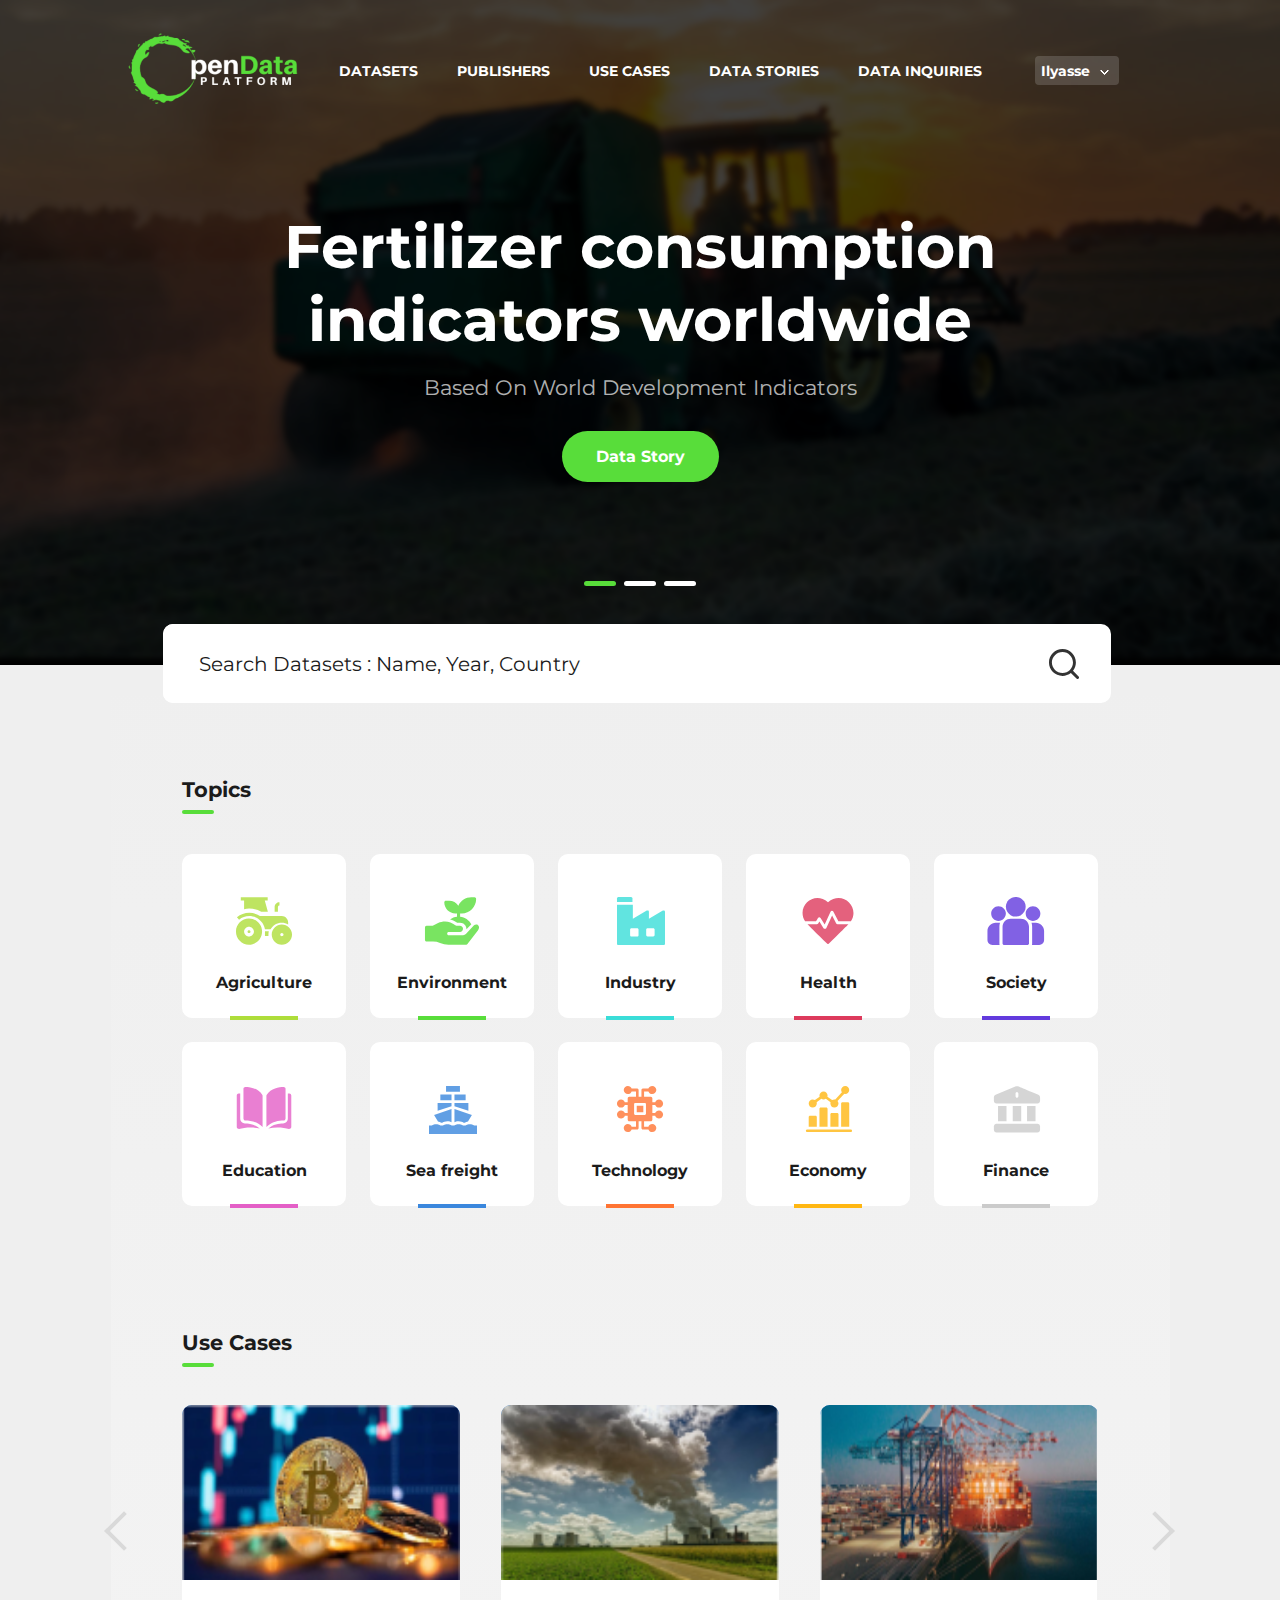
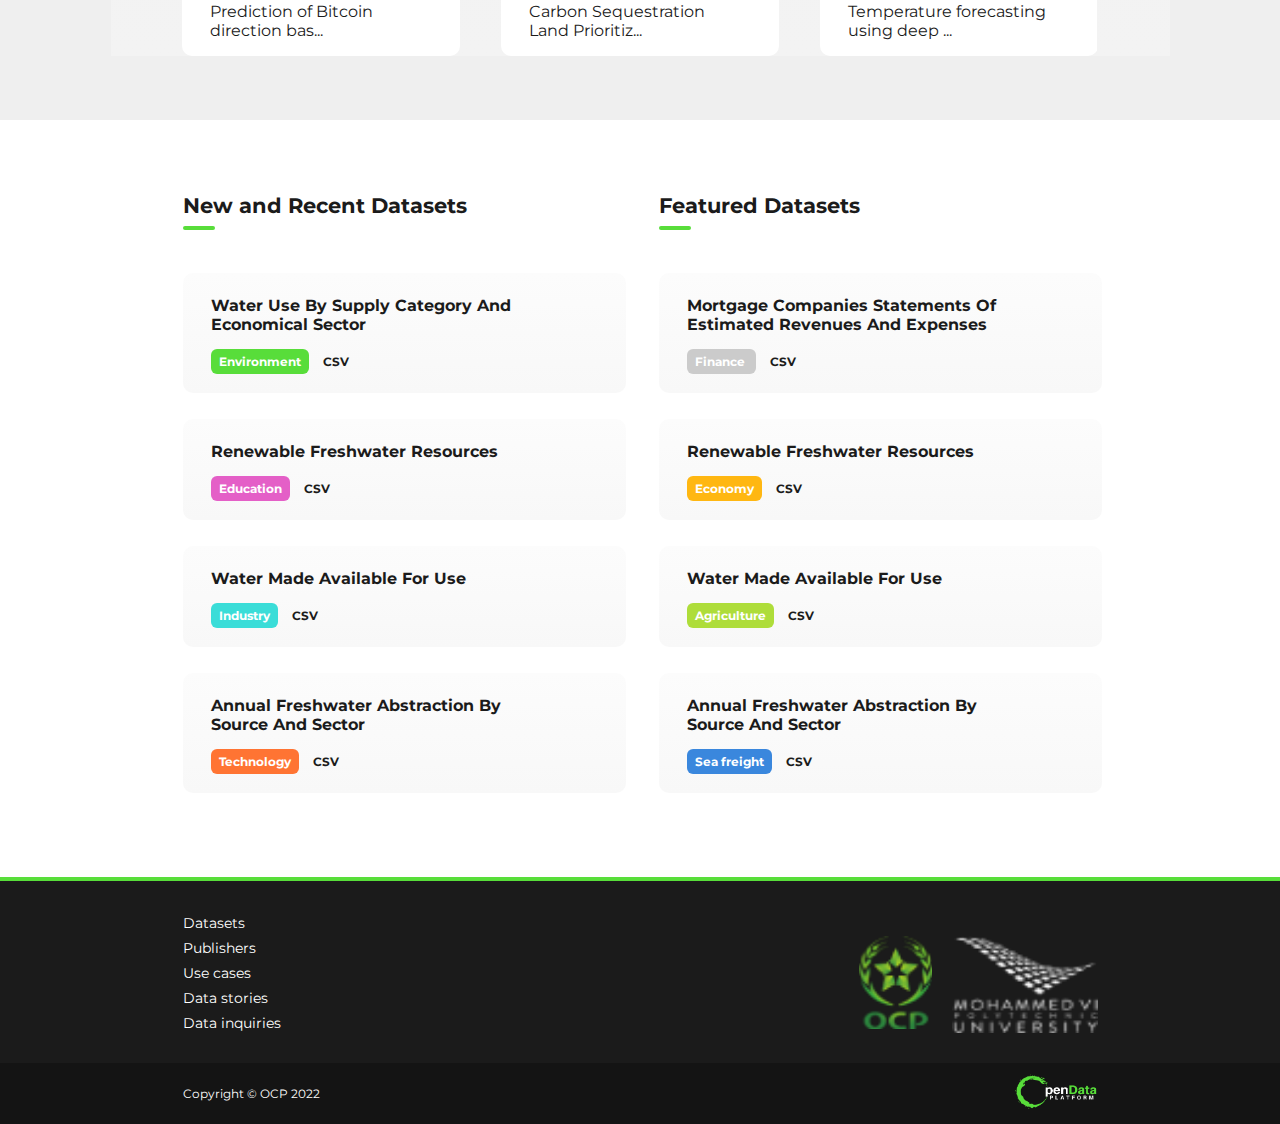
<file: index.htm>
<!DOCTYPE html>
<html lang="en">
<head>
    <meta charset="UTF-8">
    <meta http-equiv="X-UA-Compatible" content="IE=edge">
    <meta name="viewport" content="width=device-width, initial-scale=1.0">
    <title>Document</title>
    <link rel="stylesheet" href="assets/css/master.css">  
    <link rel="icon" href="assets/images/Logo.png">
</head>
<body>
    
    <header>
        <div class="container">
            <div class="sectionHeader">
                <a href="index.htm" class="logoHeader">
              
                <img src="assets/images/Logoheader.png" alt="">
            </a>
                <div class="sectionMenu">
                    <input type="checkbox" id="MenuIcons"/>
                    <nav>
                        <ul>
                            <li><a href="datasets.htm">DATASETS</a></li>
                            <li><a href="publishers.htm">PUBLISHERS</a></li>
                            <li><a href="">USE CASES</a></li>
                            <li><a href="">DATA STORIES</a></li>
                            <li><a href="contact.htm">DATA INQUIRIES</a></li>
                            <li><span>Ilyasse<span></span></span></li>
                        </ul>
                    </nav>
                    <label for="MenuIcons">
                        <div class="MenuIcons">
                            <span></span>
                            <span></span>
                            <span></span>
                        </div>
                    </label>
                </div>
            </div>
            <div class="sectionHeaderInfo">
                <div class="centerDiv">
                    <div class="items">
                        <div class="item">
                            <div class="title">
                                <h1>Fertilizer consumption indicators worldwide</h1>
                            </div>
                            <div class="minTitle">
                                <h6>Based On World Development Indicators</h6>
                            </div>
                            <div class="dataStroy">
                                <a href="">Data Story</a>
                            </div>
                        </div>
                        <div class="item">
                            <div class="title">
                                <h1>Fertilizer consumption indicators worldwide 2</h1>
                            </div>
                            <div class="minTitle">
                                <h6>Based On World Development Indicators</h6>
                            </div>
                            <div class="dataStroy">
                                <a href="">Data Story</a>
                            </div>
                        </div>
                        <div class="item">
                            <div class="title">
                                <h1>Fertilizer consumption indicators worldwide 3</h1>
                            </div>
                            <div class="minTitle">
                                <h6>Based On World Development Indicators</h6>
                            </div>
                            <div class="dataStroy">
                                <a href="">Data Story</a>
                            </div>
                        </div>
                    </div>
                </div>
                <div class="buttonDeplace">
                    <span class="1"></span>
                    <span class="2"></span>
                    <span class="3"></span>
                </div>
                <!-- <div class="buttonLeft">
                    <div>
                        <span></span>
                    </div>
                </div>
                <div class="buttonRight">
                    <div>
                        <span></span>
                    </div>
                </div> -->

            </div>
        </div>
    </header>
    <!-- section Container Main -->
    <div id="containerMain">
        <!-- section Search input -->
            <div id="searchInput">
               
                    <div class="input">
                        <input type="text" placeholder="Search Datasets : Name, Year, Country" />
                        <svg version="1.2" xmlns="http://www.w3.org/2000/svg" viewBox="0 0 16 16" width="16" height="16">
                            <defs>
                                <clipPath clipPathUnits="userSpaceOnUse" id="cp1">
                                    <path d="m-565-322h720v1358h-720z" />
                                </clipPath>
                            </defs>
                            <style>
                                .s0 {
                                    fill: #1b1b1b
                                }
                            </style>
                            <g clip-path="url(#cp1)">
                                <path fill-rule="evenodd" class="s0"
                                    d="m7.5 0.5c3.8 0 6.9 3.1 6.9 7c0 1.6-0.6 3.1-1.5 4.3l2.9 2.9c0.3 0.3 0.3 0.8 0 1.1c-0.3 0.3-0.8 0.3-1.1 0l-2.9-2.9c-1.2 0.9-2.7 1.5-4.3 1.5c-3.9 0-7-3.1-7-6.9c0-3.9 3.1-7 7-7zm-5.5 7c0 3 2.5 5.4 5.5 5.4c3 0 5.4-2.4 5.4-5.4c0-3-2.4-5.5-5.4-5.5c-3 0-5.5 2.5-5.5 5.5z" />
                            </g>
                        </svg>
                    </div>
                
            </div>
            <!-- topics -->
            <div id="topics">
                <div class="container">
                    <div class="titleTopics titleHeader">
                        <h3>Topics</h3>
                    </div>
                    <div class="items">
                        <a href="" class="item">
                            <div class="info">
                                <svg version="1.2" xmlns="http://www.w3.org/2000/svg" viewBox="0 0 30 25" width="30" height="25">
                                    <defs>
                                        <clipPath clipPathUnits="userSpaceOnUse" id="cp1">
                                            <path d="m-156-440h720v1358h-720z" />
                                        </clipPath>
                                    </defs>
                                    <style>
                                        .s0 {
                                            fill: #aedd3a
                                        }
                                    </style>
                                    <g clip-path="url(#cp1)">
                                        <path fill-rule="evenodd" class="s0"
                                            d="m14 17.7c0 3.8-3 6.8-6.8 6.8c-3.7 0-6.7-3-6.7-6.8c0-3.7 3-6.7 6.7-6.7c3.8 0 6.8 3 6.8 6.7zm-4.2 0c0-1.3-1.2-2.5-2.6-2.5c-1.3 0-2.5 1.2-2.5 2.5c0 1.4 1.2 2.6 2.5 2.6c1.4 0 2.6-1.2 2.6-2.6z" />
                                        <path class="s0"
                                            d="m8 17.7c0 0.5-0.3 0.8-0.8 0.8c-0.4 0-0.7-0.3-0.7-0.8c0-0.4 0.3-0.7 0.7-0.7c0.5 0 0.8 0.3 0.8 0.7z" />
                                        <path class="s0" d="m22.2 7.5h-1.7v-2.5c0-1.4 1.1-2.5 2.5-2.5v1.7c-0.5 0-0.8 0.3-0.8 0.8z" />
                                        <path class="s0"
                                            d="m15.5 16.5c-0.7-3.9-4.1-6.8-8.1-6.8c-2 0-3.8 0.7-5.3 1.9l-1.1-1.3c1.8-1.5 4-2.3 6.4-2.3c2 0 3.9 0.6 5.5 1.7h11.3c1.8 0 3.3 1.5 3.3 3.4v0.9c-1-0.6-2.1-0.9-3.3-0.9c-2.5 0-4.7 1.4-5.8 3.4z" />
                                        <path class="s0" d="m17.3 19.2q0 0.4 0 0.8h-1.8v-2.5h2q-0.2 0.8-0.2 1.7z" />
                                        <path fill-rule="evenodd" class="s0"
                                            d="m29.5 19.2c0 2.9-2.4 5.3-5.3 5.3c-2.8 0-5.2-2.4-5.2-5.3c0-2.8 2.4-5.2 5.2-5.2c2.9 0 5.3 2.4 5.3 5.2zm-4.4 0c0-0.4-0.4-0.8-0.9-0.8c-0.4 0-0.8 0.4-0.8 0.8c0 0.5 0.4 0.9 0.8 0.9c0.5 0 0.9-0.4 0.9-0.9z" />
                                        <path class="s0" d="m4.7 1.7h-1.7v-1.7h13.9v1.7h-1.5l1.6 5.8h-3.4c-1.9-1.1-4-1.7-6.3-1.7q-1.3 0-2.6 0.3z" />
                                    </g>
                                </svg>
                                <h6>Agriculture</h6>
                            </div>
                        </a>
                        <a href="" class="item">
                            <div class="info">
                                <svg version="1.2" xmlns="http://www.w3.org/2000/svg" viewBox="0 0 29 25" width="29" height="25">
                                    <defs>
                                        <clipPath clipPathUnits="userSpaceOnUse" id="cp1">
                                            <path d="m-252-440h720v1358h-720z" />
                                        </clipPath>
                                    </defs>
                                    <style>
                                        .s0 {
                                            fill: #58dd3a
                                        }
                                    </style>
                                    <g clip-path="url(#cp1)">
                                        <path class="s0"
                                            d="m10.5 2.5c0-0.5 0.4-0.8 0.8-0.8h1.7c2 0 3.8 1 4.8 2.6c1.2-2.5 3.8-4.3 6.7-4.3h1.7c0.4 0 0.8 0.4 0.8 0.8c0 4.1-3.3 7.5-7.4 7.5h-0.9v1.7c2.5 0.2 4.6 1.7 5.8 3.9l-0.1 0.1q0 0 0 0q0 0 0 0l-2.4 2.5c0-1.8-1.4-3.3-3.3-3.3h-1.5c-1.1-0.9-2.3-1.5-3.7-1.8c1.1-0.8 2.3-1.3 3.6-1.4v-1.7h-0.8c-3.2 0-5.8-2.6-5.8-5.8z" />
                                        <path class="s0"
                                            d="m27.5 14.1c0.6 0.3 1 0.8 1 1.4q0 0.8-0.5 1.5l-5.5 7.2c-0.1 0.2-0.4 0.3-0.6 0.3h-9.2q-2.3 0-4.4-0.9q-1.7-0.7-3.6-0.7h-3.4c-0.4 0-0.8-0.4-0.8-0.8v-6.6c0-0.4 0.4-0.8 0.8-0.8h3.2l2.8-1.4c3-1.4 6.5-0.9 8.9 1.2q0.3 0.2 0.6 0.2h0.2h1.6c0.9 0 1.6 0.7 1.6 1.6c0 0.9-0.7 1.7-1.6 1.7c-2.6 0-5.8 0-5.8 0c-0.5 0-0.8 0.3-0.8 0.8c0 0.4 0.3 0.8 0.8 0.8h7.2q0.1 0 0.2 0h0.1c0.5-0.1 1.1-0.3 1.5-0.8l4.1-4.3c0.4-0.4 1.1-0.6 1.6-0.4z" />
                                    </g>
                                </svg>
                                <h6>Environment</h6>
                            </div>
                        </a>
                        <a href="" class="item">
                            <div class="info">
                                <svg version="1.2" xmlns="http://www.w3.org/2000/svg" viewBox="0 0 25 25" width="25" height="25">
                                    <defs>
                                        <clipPath clipPathUnits="userSpaceOnUse" id="cp1">
                                            <path d="m-346-440h720v1358h-720z" />
                                        </clipPath>
                                    </defs>
                                    <style>
                                        .s0 {
                                            fill: #3addd8
                                        }
                                    </style>
                                    <g clip-path="url(#cp1)">
                                        <path class="s0" d="m8.4 0.8v1.8h-7.9v-1.8c0-0.4 0.3-0.8 0.7-0.8h6.5c0.4 0 0.7 0.4 0.7 0.8z" />
                                        <path fill-rule="evenodd" class="s0"
                                            d="m25 7.6v16.2c0 0.4-0.3 0.7-0.7 0.7h-23.1c-0.4 0-0.7-0.3-0.7-0.7v-19.9h8.1v7.2l7.1-4.2c0.3-0.1 0.5-0.1 0.8 0c0.2 0.2 0.3 0.4 0.3 0.7v3.5l7.1-4.2c0.2-0.1 0.5-0.1 0.7 0c0.3 0.2 0.4 0.4 0.4 0.7zm-13.5 9c0-0.4-0.3-0.7-0.7-0.7h-2.9c-0.4 0-0.7 0.3-0.7 0.7v2.9c0 0.4 0.3 0.7 0.7 0.7h2.9c0.4 0 0.7-0.3 0.7-0.7zm8.2 0c0-0.4-0.3-0.7-0.7-0.7h-2.9c-0.4 0-0.7 0.3-0.7 0.7v2.8c0 0.4 0.3 0.7 0.7 0.7h2.9c0.4 0 0.7-0.3 0.7-0.7z" />
                                    </g>
                                </svg>
                                <h6>Industry</h6>
                            </div>
                        </a>
                        <a href="" class="item">
                            <div class="info">
                                <svg version="1.2" xmlns="http://www.w3.org/2000/svg" viewBox="0 0 26 24" width="26" height="24">
                                    <defs>
                                        <clipPath clipPathUnits="userSpaceOnUse" id="cp1">
                                            <path d="m-440-440h720v1358h-720z" />
                                        </clipPath>
                                    </defs>
                                    <style>
                                        .s0 {
                                            fill: #dd3a5c
                                        }
                                    </style>
                                    <g clip-path="url(#cp1)">
                                        <path class="s0"
                                            d="m24.7 12.4h-6.4l-2.6-5c-0.3-0.5-1.1-0.5-1.4 0.1l-3 6.5l-2.1-3.3c-0.3-0.5-1-0.5-1.3 0l-1 1.7h-5.6c-0.9-1.4-1.3-2.9-1.3-4.4c0.1-5.9 7.3-10.3 13-5.3c7.1-6.3 16.5 2.2 11.7 9.7z" />
                                        <path class="s0"
                                            d="m17.9 13.9h5.6c-0.2 0.1 0.5-0.5-10 9.9c-0.3 0.3-0.7 0.3-1 0c-10.7-10.6-9.8-9.8-10-9.9h4.8c0.3 0 0.5-0.2 0.7-0.4l0.6-1l2.1 3.4c0.4 0.5 1.1 0.5 1.4 0l3-6.4l2.1 4c0.1 0.2 0.4 0.4 0.7 0.4z" />
                                    </g>
                                </svg>
                                <h6>Health</h6>
                            </div>
                        </a>
                        <a href="" class="item">
                            <div class="info">
                                <svg version="1.2" xmlns="http://www.w3.org/2000/svg" viewBox="0 0 29 25" width="29" height="25">
                                    <defs>
                                        <clipPath clipPathUnits="userSpaceOnUse" id="cp1">
                                            <path d="m-533-440h720v1358h-720z" />
                                        </clipPath>
                                    </defs>
                                    <style>
                                        .s0 {
                                            fill: #623add
                                        }
                                    </style>
                                    <g clip-path="url(#cp1)">
                                        <path class="s0"
                                            d="m28.9 17.4v4.6c0 1.4-1.1 2.5-2.5 2.5h-3.7q0.1-0.4 0.1-0.8v-8.5q0-1-0.3-2h2.2c2.3 0 4.2 1.9 4.2 4.2z" />
                                        <path class="s0"
                                            d="m6.1 23.7q0 0.4 0.1 0.8h-3.7c-1.4 0-2.5-1.1-2.5-2.5v-4.6c0-2.3 1.9-4.2 4.2-4.2h2.2q-0.3 1-0.3 2z" />
                                        <path class="s0"
                                            d="m21.2 15.2v8.5c0 0.4-0.4 0.8-0.9 0.8h-11.7c-0.5 0-0.9-0.4-0.9-0.8v-8.5c0-2.3 1.9-4.1 4.2-4.1h5.1c2.3 0 4.2 1.8 4.2 4.1z" />
                                        <path class="s0"
                                            d="m19.5 5c0 1.9-1.1 3.5-2.6 4.4c-0.7 0.4-1.6 0.6-2.5 0.6c-0.8 0-1.7-0.2-2.4-0.6c-1.5-0.9-2.6-2.5-2.6-4.4c0-2.8 2.3-5 5-5c2.8 0 5.1 2.2 5.1 5z" />
                                        <path class="s0"
                                            d="m9.4 8.4q0 1-0.5 1.8c-0.4 0.7-1 1.3-1.8 1.7q-0.7 0.3-1.5 0.3c-2 0-3.7-1.7-3.7-3.8c0-2 1.7-3.7 3.7-3.7c2.1 0 3.8 1.7 3.8 3.7z" />
                                        <path class="s0"
                                            d="m27 8.4c0 2.1-1.7 3.8-3.8 3.8q-0.7 0-1.4-0.3c-0.8-0.4-1.5-1-1.9-1.7q-0.4-0.8-0.4-1.8c0-2 1.7-3.7 3.7-3.7c2.1 0 3.8 1.7 3.8 3.7z" />
                                    </g>
                                </svg>
                                <h6>Society</h6>
                            </div>
                        </a>
                        <a href="" class="item">
                            <div class="info">
                                <svg version="1.2" xmlns="http://www.w3.org/2000/svg" viewBox="0 0 29 23" width="29" height="23">
                                    <defs>
                                        <clipPath clipPathUnits="userSpaceOnUse" id="cp1">
                                            <path d="m-157-535h720v1358h-720z" />
                                        </clipPath>
                                    </defs>
                                    <style>
                                        .s0 {
                                            fill-opacity: .8;
                                            fill: #dd3ab9
                                        }
                                    </style>
                                    <g clip-path="url(#cp1)">
                                        <path class="s0"
                                            d="m13.4 5.2q0.1 0.3 0.1 0.6v16.2c-2.7-2.9-6.6-3.4-9-3.4c-0.5 0-1-0.5-1-1.1v-15.5q0-0.4 0.3-0.7q0.3-0.3 0.7-0.3q0 0 0 0c2.4 0 6.6 0.6 8.9 4.2z" />
                                        <path class="s0"
                                            d="m24.5 18.6c-2.4 0-6.3 0.5-9 3.4v-16.2q0-0.3 0.1-0.6c2.3-3.6 6.5-4.2 8.9-4.2q0 0 0 0q0.4 0 0.7 0.3q0.3 0.3 0.3 0.7v15.5c0 0.6-0.5 1.1-1 1.1z" />
                                        <path class="s0"
                                            d="m28.5 5.5v16.5c0 0.3-0.1 0.6-0.4 0.8c-0.2 0.2-0.5 0.2-0.8 0.2c-2.5-0.6-6.7-1.2-10.8-0.2c2.3-2.3 5.7-2.7 7.7-2.7c1.4 0 2.5-1.2 2.5-2.6v-13h0.8c0.5 0 1 0.5 1 1z" />
                                        <path class="s0"
                                            d="m4.3 20.1c2 0 5.4 0.4 7.7 2.7c-4.1-1-8.3-0.4-10.8 0.2c-0.3 0-0.6 0-0.8-0.2c-0.3-0.2-0.4-0.5-0.4-0.8v-16.5c0-0.5 0.5-1 1-1h0.8v13c0 1.4 1.1 2.6 2.5 2.6z" />
                                    </g>
                                </svg>
                                <h6>Education</h6>
                            </div>
                        </a>
                        <a href="" class="item">
                            <div class="info">
                            <svg version="1.2" xmlns="http://www.w3.org/2000/svg" viewBox="0 0 25 25" width="25" height="25">
                                <defs>
                                    <clipPath clipPathUnits="userSpaceOnUse" id="cp1">
                                        <path d="m-252-534h720v1358h-720z" />
                                    </clipPath>
                                </defs>
                                <style>
                                    .s0 {
                                        fill: #3a87dd
                                    }
                                </style>
                                <g clip-path="url(#cp1)">
                                    <path class="s0"
                                        d="m25 25h-24.5v-4.3h0.8c0.5 0 0.8-0.1 1.1-0.3c0.4-0.2 0.8-0.4 1.7-0.4c0.9 0 1.4 0.2 1.8 0.4c0.3 0.2 0.6 0.3 1.1 0.3c0.5 0 0.7-0.1 1.1-0.3c0.4-0.2 0.9-0.4 1.8-0.4c0.9 0 1.3 0.2 1.7 0.4c0.4 0.2 0.6 0.3 1.1 0.3c0.6 0 0.8-0.1 1.2-0.3c0.4-0.2 0.8-0.4 1.7-0.4c0.9 0 1.4 0.2 1.8 0.4c0.4 0.2 0.6 0.3 1.1 0.3c0.5 0 0.8-0.1 1.1-0.3c0.4-0.2 0.9-0.4 1.8-0.4c0.9 0 1.3 0.2 1.7 0.4c0.3 0.2 0.6 0.3 1.1 0.3h0.8z" />
                                    <path class="s0"
                                        d="m12 19c-0.4-0.2-1.1-0.5-2.1-0.5c-1.2 0-2 0.4-2.4 0.6c-0.4 0.2-0.3 0.1-0.5 0.2c-0.2 0-0.2 0-0.5-0.2c-0.3-0.1-0.7-0.4-1.4-0.5l-2-3.3l8.9-3z" />
                                    <path class="s0"
                                        d="m22.4 15.3l-2 3.3c-0.7 0.1-1.1 0.4-1.4 0.5c-0.3 0.2-0.3 0.2-0.5 0.2c-0.2 0-0.2-0.1-0.5-0.2c-0.4-0.2-1.2-0.6-2.4-0.6c-1 0-1.7 0.3-2.1 0.5v-6.7z" />
                                    <path class="s0" d="m12 10.8l-7.1 2.4v-4h7.1z" />
                                    <path class="s0" d="m20.6 9.2v4l-7.1-2.4v-1.6z" />
                                    <path class="s0" d="m13.5 4.9h5.7v2.9h-5.7z" />
                                    <path class="s0" d="m6.3 4.9h5.7v2.9h-5.7z" />
                                    <path class="s0" d="m9.2 0.5h7.1v3h-7.1z" />
                                </g>
                            </svg>
                                <h6>Sea freight</h6>
                            </div>
                        </a>
                        <a href="" class="item">
                            <div class="info">
                                <svg version="1.2" xmlns="http://www.w3.org/2000/svg" viewBox="0 0 25 26" width="25" height="26">
                                    <defs>
                                        <clipPath clipPathUnits="userSpaceOnUse" id="cp1">
                                            <path d="m-348-534h720v1358h-720z" />
                                        </clipPath>
                                    </defs>
                                    <style>
                                        .s0 {
                                            fill: #ff7433
                                        }
                                    </style>
                                    <g clip-path="url(#cp1)">
                                        <path class="s0" d="m10.5 11h3.5v3.5h-3.5z" />
                                        <path fill-rule="evenodd" class="s0"
                                            d="m24.5 15.6c0 1.2-1 2.2-2.2 2.2c-0.9 0-1.7-0.6-2-1.5h-1.5v2.2c0 0.4-0.4 0.8-0.8 0.8h-3.6v2.8h2.3c0.3-0.8 1.1-1.4 2-1.4c1.2 0 2.2 1 2.2 2.1c0 1.2-1 2.2-2.2 2.2c-0.9 0-1.7-0.6-2-1.4h-3c-0.4 0-0.7-0.4-0.7-0.8v-3.5h-1.5v3.5c0 0.4-0.3 0.8-0.7 0.8h-3c-0.3 0.8-1.1 1.4-2 1.4c-1.2 0-2.2-1-2.2-2.2c0-1.1 1-2.1 2.2-2.1c0.9 0 1.7 0.6 2 1.4h2.3v-2.8h-3.6c-0.4 0-0.8-0.4-0.8-0.8v-2.2h-1.5c-0.3 0.9-1.1 1.5-2 1.5c-1.2 0-2.2-1-2.2-2.2c0-1.2 1-2.1 2.2-2.1c0.9 0 1.7 0.6 2 1.4h1.5v-4.3h-1.5c-0.3 0.8-1.1 1.4-2 1.4c-1.2 0-2.2-0.9-2.2-2.1c0-1.2 1-2.2 2.2-2.2c0.9 0 1.7 0.6 2 1.5h1.5v-2.2c0-0.4 0.4-0.8 0.8-0.8h3.6v-2.8h-2.3c-0.3 0.8-1.1 1.4-2 1.4c-1.2 0-2.2-1-2.2-2.1c0-1.2 1-2.2 2.2-2.2c0.9 0 1.7 0.6 2 1.4h3c0.4 0 0.7 0.4 0.7 0.8v3.5h1.5v-3.5c0-0.4 0.3-0.8 0.7-0.8h3c0.3-0.8 1.1-1.4 2-1.4c1.2 0 2.2 1 2.2 2.2c0 1.1-1 2.1-2.2 2.1c-0.9 0-1.7-0.6-2-1.4h-2.3v2.8h3.6c0.4 0 0.8 0.4 0.8 0.8v2.2h1.5c0.3-0.9 1.1-1.5 2-1.5c1.2 0 2.2 1 2.2 2.2c0 1.2-1 2.1-2.2 2.1c-0.9 0-1.7-0.6-2-1.4h-1.5v4.3h1.5c0.3-0.8 1.1-1.4 2-1.4c1.2 0 2.2 0.9 2.2 2.1zm-9.1-5.4c0-0.3-0.3-0.6-0.6-0.6h-5.1c-0.3 0-0.6 0.3-0.6 0.6v5.1c0 0.3 0.3 0.6 0.6 0.6h5.1c0.3 0 0.6-0.3 0.6-0.6z" />
                                    </g>
                                </svg>
                                <h6>Technology</h6>
                            </div>
                        </a>
                        <a href="" class="item">
                            <div class="info">
                            <svg version="1.2" xmlns="http://www.w3.org/2000/svg" viewBox="0 0 25 26" width="25" height="26">
                                <defs>
                                    <clipPath clipPathUnits="userSpaceOnUse" id="cp1">
                                        <path d="m-440-534h720v1358h-720z" />
                                    </clipPath>
                                </defs>
                                <style>
                                    .s0 {
                                        fill: #ffb712;
                                        
                                    }
                                </style>
                                <g clip-path="url(#cp1)">
                                    <path class="s0"
                                        d="m23.5 2.7c0 1.1-0.9 2.1-2.1 2.1q-0.3 0-0.5-0.1l-3.6 3.8c0.3 0.4 0.5 0.8 0.5 1.3c0 1.2-1 2.2-2.2 2.2c-1.2 0-2.1-1-2.1-2.2q0-0.3 0.1-0.6l-2.5-1.9q-0.6 0.4-1.2 0.4q-0.7 0-1.2-0.4l-2.5 1.9q0.1 0.3 0.1 0.6c0 1.2-1 2.2-2.2 2.2c-1.2 0-2.1-1-2.1-2.2c0-1.2 0.9-2.1 2.1-2.1q0.7 0 1.2 0.3l2.5-1.8q-0.1-0.3-0.1-0.7c0-1.2 1-2.1 2.2-2.1c1.2 0 2.1 0.9 2.1 2.1q0 0.4-0.1 0.7l2.5 1.8q0.6-0.3 1.2-0.3q0.3 0 0.5 0l3.5-3.8c-0.2-0.3-0.4-0.8-0.4-1.2c0-1.2 1-2.2 2.2-2.2c1.2 0 2.1 1 2.1 2.2z" />
                                    <path class="s0" d="m12 12.7v9.4h-4.3v-9.4c0-0.4 0.3-0.7 0.7-0.7h2.9c0.4 0 0.7 0.3 0.7 0.7z" />
                                    <path class="s0" d="m17.8 15.6v6.5h-4.3v-6.5c0-0.4 0.3-0.7 0.7-0.7h2.9c0.4 0 0.7 0.3 0.7 0.7z" />
                                    <path class="s0" d="m23.5 9.8v12.3h-4.3v-12.3c0-0.4 0.3-0.7 0.7-0.7h2.9c0.4 0 0.7 0.3 0.7 0.7z" />
                                    <path class="s0" d="m6.3 17v5.1h-4.3v-5.1c0-0.4 0.3-0.7 0.7-0.7h2.9c0.4 0 0.7 0.3 0.7 0.7z" />
                                    <path class="s0"
                                        d="m25 24.3c0 0.4-0.3 0.7-0.7 0.7c-8.1 0-14.4 0-23.1 0c-0.4 0-0.7-0.3-0.7-0.7c0-0.4 0.3-0.7 0.7-0.7c12.5 0 16.4 0 17.5 0c0 0 0.1 0 0.3 0c0.6 0 2.1 0 5.3 0c0.4 0 0.7 0.3 0.7 0.7z" />
                                </g>
                            </svg>
                                <h6>Economy</h6>
                            </div>
                        </a>
                        <a href="" class="item">
                            <div class="info">
                                <svg version="1.2" xmlns="http://www.w3.org/2000/svg" viewBox="0 0 26 26" width="26" height="26">
                                    <defs>
                                        <clipPath clipPathUnits="userSpaceOnUse" id="cp1">
                                            <path d="m-534-534h720v1358h-720z" />
                                        </clipPath>
                                    </defs>
                                    <style>
                                        .s0 {
                                            fill: #cbcbcb
                                        }
                                    </style>
                                    <g clip-path="url(#cp1)">
                                        <path class="s0" d="m18.6 11.1h4.5v8.1h-4.5z" />
                                        <path class="s0" d="m11 11.1h4.5v8.1h-4.5z" />
                                        <path class="s0"
                                            d="m25.5 22v1.7c0 0.8-0.6 1.4-1.4 1.4h-21.7c-0.8 0-1.4-0.6-1.4-1.4v-1.7c0-0.8 0.6-1.5 1.4-1.5c0.9 0 20.9 0 21.7 0c0.8 0 1.4 0.7 1.4 1.5z" />
                                        <path fill-rule="evenodd" class="s0"
                                            d="m25.5 6.4v1.9c0 0.8-0.6 1.5-1.4 1.5h-21.7c-0.8 0-1.4-0.7-1.4-1.5v-1.9c0-0.6 0.4-1.1 0.9-1.3l10.8-4.5c0.4-0.1 0.7-0.1 1.1 0c0 0-0.3-0.1 10.8 4.5c0.5 0.2 0.9 0.7 0.9 1.3zm-11.5-2c0-0.4-0.4-0.8-0.8-0.8c-0.3 0-0.7 0.4-0.7 0.8v1.5c0 0.4 0.4 0.8 0.7 0.8c0.4 0 0.8-0.4 0.8-0.8z" />
                                        <path class="s0" d="m3.2 11.1h4.5v8.1h-4.5z" />
                                    </g>
                                </svg>
                                <h6>Finance</h6>
                            </div>
                        </a>
                    </div>
                </div>
            </div>
            <!-- section Use Cases -->
            <div id="useCases">
                <div class="container">
                    <div class="titleUseCases titleHeader">
                        <h3>Use Cases</h3>
                    </div>
                    <div class="sliderUseCases">
                            <div class="items">
                                <div class="item">
                                    <div class="backgroundImage">
                                        <img src="assets/images/slid1.png" alt="">
                                    </div>
                                    <p>Prediction of Bitcoin direction bas...</p>
                                </div>
                                <div class="item">
                                    <div class="backgroundImage">
                                        <img src="assets/images/slid2.png" alt="">
                                    </div>
                                    <p>Carbon Sequestration Land Prioritiz...</p>
                                </div>
                                <div class="item">
                                    <div class="backgroundImage">
                                        <img src="assets/images/slid3.png" alt="">
                                    </div>
                                    <p>Temperature forecasting using deep ...</p>
                                </div>
                            </div>
                            <div class="Arrow arrowLeft"><span></span></div>
                            <div class="Arrow arrowRight"><span></span></div>
                    </div>
                </div>
            </div>
           
    </div>
    <!-- section Datasets -->
    <div id="datasets">
        <div class="container">
            <div class="newAndRecent">
                <div class="titleNewAndRecent titleHeader">
                    <h3>
                        New and Recent Datasets
                    </h3>
                </div>
                <div class="items">
                    <div class="item">
                        <div class="info">
                            <p>Water Use By Supply Category And Economical Sector</p>
                            <div class="category">
                                <a href="">Environment</a><span>CSV</span>
                            </div>
                        </div>
                    </div>
                    <div class="item">
                        <div class="info">
                            <p>Renewable Freshwater Resources</p>
                            <div class="category">
                                <a href="">Education</a><span>CSV</span>
                            </div>
                        </div>
                    </div>
                    <div class="item">
                        <div class="info">
                            <p>Water Made Available For Use</p>
                            <div class="category">
                                <a href="">Industry</a><span>CSV</span>
                            </div>
                        </div>
                    </div>
                    <div class="item">
                        <div class="info">
                            <p>Annual Freshwater Abstraction By Source And Sector</p>
                            <div class="category">
                                <a href="">Technology</a><span>CSV</span>
                            </div>
                        </div>
                    </div>
                </div>
            </div>
            <div class="featureDatasets">
                <div class="titleFeatureDatasets titleHeader">
                    <h3>
                        Featured Datasets
                    </h3>
                </div>
                <div class="items">
                    <div class="item">
                        <div class="info">
                            <p>Mortgage Companies Statements Of Estimated Revenues And Expenses</p>
                            <div class="category">
                                <a href="">Finance </a><span>CSV</span>
                            </div>
                        </div>
                    </div>
                    <div class="item">
                        <div class="info">
                            <p>Renewable Freshwater Resources</p>
                            <div class="category">
                                <a href="">Economy</a><span>CSV</span>
                            </div>
                        </div>
                    </div>
                    <div class="item">
                        <div class="info">
                            <p>Water Made Available For Use</p>
                            <div class="category">
                                <a href="">Agriculture</a><span>CSV</span>
                            </div>
                        </div>
                    </div>
                    <div class="item">
                        <div class="info">
                            <p>Annual Freshwater Abstraction By Source And Sector</p>
                            <div class="category">
                                <a href="">Sea freight</a><span>CSV</span>
                            </div>
                        </div>
                    </div>
                </div>
    
            </div>
        </div>
    </div>
    <!-- section footer -->
    <footer>
        <div class="container">
            <div class="sectionFirst">
                <div class="links">
                    <ul>
                        <li><a href="">Datasets</a></li>
                        <li><a href="">Publishers</a></li>
                        <li><a href="">Use cases</a></li>
                        <li><a href="">Data stories</a></li>
                        <li><a href="">Data inquiries</a></li>
                    </ul>
                </div>
                <div class="logs">
                    <img src="assets/images/Bitmap(2).png" alt="" />
                    <img src="assets/images/Bitmap4.png" alt="" />
                </div>
            </div>
        </div>
        <div class="sectionSecound">
                <div class="container">
                
                    <div class="copyright">
                        <p>Copyright © OCP 2022</p>
                    </div>
                    <div class="log">
                    <svg version="1.2" xmlns="http://www.w3.org/2000/svg" viewBox="0 0 82 36" width="82" height="36">
                        <defs>
                            <clipPath clipPathUnits="userSpaceOnUse" id="cp1">
                                <path d="m-74-15h720v1358h-720z" />
                            </clipPath>
                            <image width="291" height="130" id="img1"
                                href="[data-uri]" />
                        </defs>
                        <style></style>
                        <g clip-path="url(#cp1)">
                            <use href="#img1" transform="matrix(.292,0,0,.292,-1.5,-1)" />
                        </g>
                    </svg>
                    </div>
                </div>
                
            </div>
     
    </footer>
    <script src="assets/js/js.js"></script>
</body>
</html>
</file>
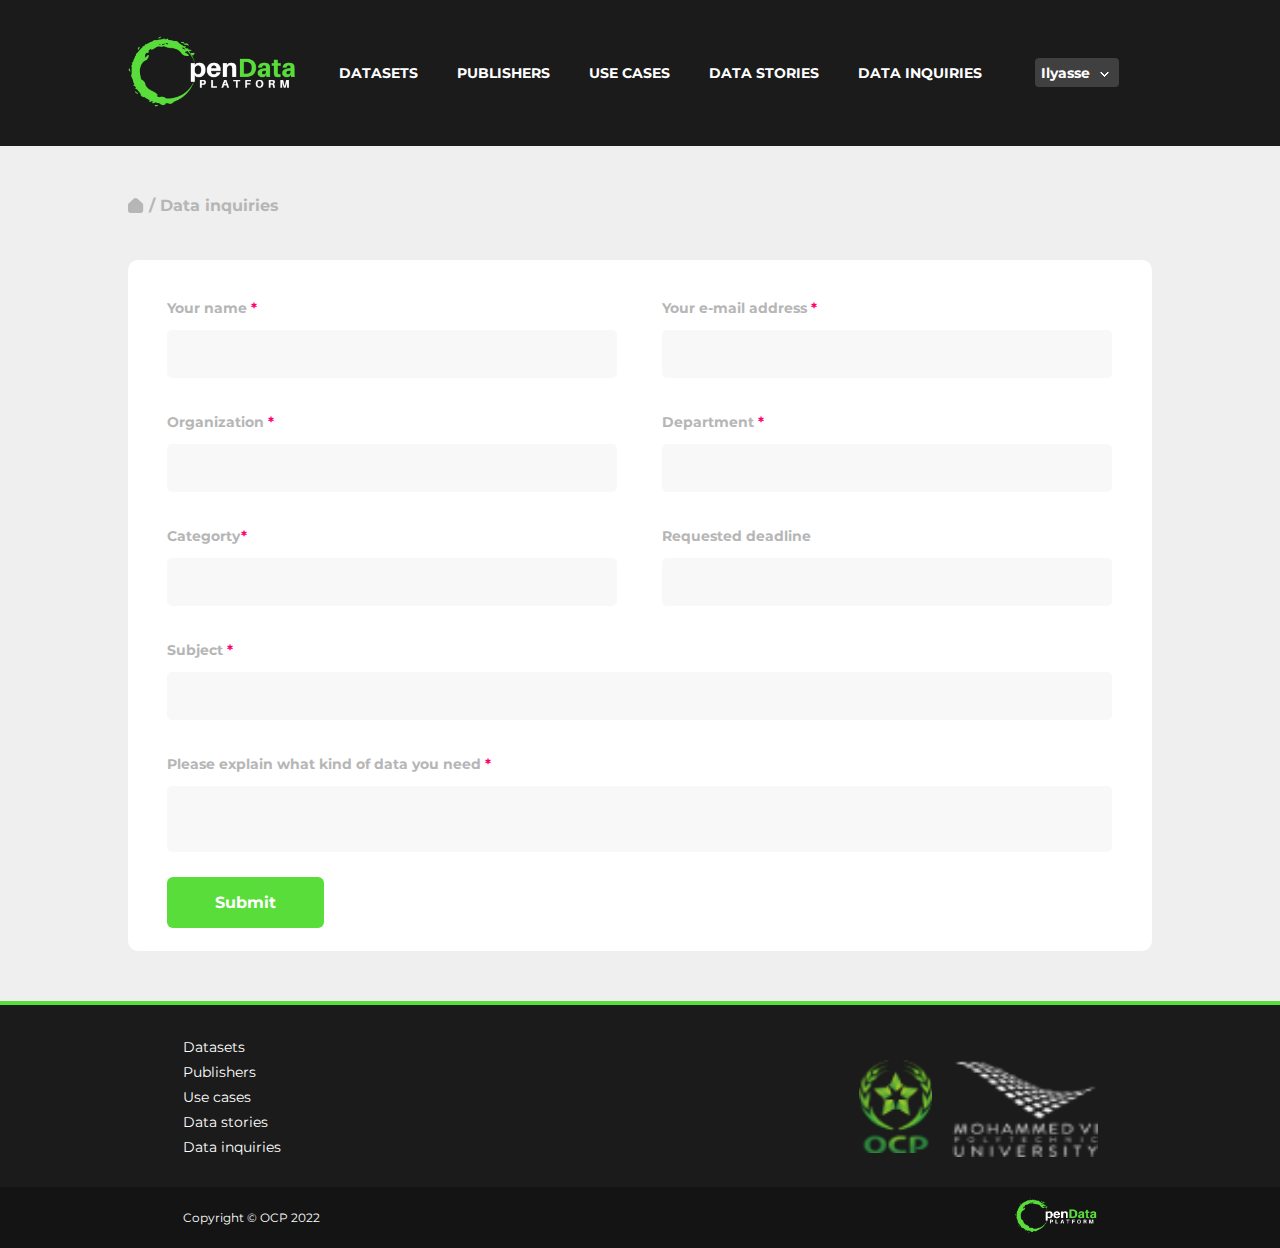
<file: contact.htm>
<!DOCTYPE html>
<html lang="en">
<head>
    <meta charset="UTF-8">
    <meta http-equiv="X-UA-Compatible" content="IE=edge">
    <meta name="viewport" content="width=device-width, initial-scale=1.0">
    <title>Document</title>
    <link rel="icon" href="assets/images/Logo.png">
    <link rel="stylesheet" href="assets/css/contact.css">
</head>
<body>
    <!-- section header -->
    <header>
        <div class="container">
            <div class="sectionHeader">
                <a href="index.htm" class="logoHeader">
                    <svg version="1.2" xmlns="http://www.w3.org/2000/svg" viewBox="0 0 82 36" width="82" height="36">
                        <defs>
                            <clipPath clipPathUnits="userSpaceOnUse" id="cp1">
                                <path d="m-74-15h720v1358h-720z" />
                            </clipPath>
                            <image width="291" height="130" id="img1"
                                href="[data-uri]" />
                        </defs>
                        <style></style>
                        <g clip-path="url(#cp1)">
                            <use href="#img1" transform="matrix(.292,0,0,.292,-1.5,-1)" />
                        </g>
                    </svg>
                </a>
                <div class="sectionMenu">
                    <input type="checkbox" id="MenuIcons" />
                    <nav>
                        <ul>
                            <li class="activeLink"><a href="datasets.htm">DATASETS</a></li>
                            <li><a href="publishers.htm">PUBLISHERS</a></li>
                            <li><a href="">USE CASES</a></li>
                            <li><a href="">DATA STORIES</a></li>
                            <li><a href="contact.htm">DATA INQUIRIES</a></li>
                            <li><span>Ilyasse<span></span></span></li>
                        </ul>
                    </nav>
                    <label for="MenuIcons">
                        <div class="MenuIcons">
                            <span></span>
                            <span></span>
                            <span></span>
                        </div>
                    </label>
                </div>
            </div>
        </div>
    </header>
    <!-- section Contact -->
    <section id="contact" class="container">
        <div class="headerTitle">
            <svg version="1.2" xmlns="http://www.w3.org/2000/svg" viewBox="0 0 20 19" width="20" height="19">
                <defs>
                    <clipPath clipPathUnits="userSpaceOnUse" id="cp1">
                        <path class="s1" d="m-384-195h1440v2578h-1440z" />
                    </clipPath>
                </defs>
                <style>
                    .s0 {
                        fill: #b6b6b6
                    }
                </style>
                <g clip-path="url(#cp1)">
                    <path class="s0"
                        d="m15.9 19h-12.8c-1.7 0-3.1-1.4-3.1-3.2v-6.9c0-0.9 0.4-1.7 1-2.3l6.4-5.8c1.2-1.1 3-1.1 4.2 0l6.4 5.8c0.6 0.5 1 1.4 1 2.3v6.9c-0.1 1.9-1.4 3.2-3.1 3.2z" />
                </g>
            </svg>
            <h3> / Data inquiries</h3>
        </div>
        <div class="form">
            <form action="" method="">
                <div class="input-controll">
                    <label for="name">Your name <span>*</span></label>
                    <div class="input-field">
                        <input type="text" id="name" >
                        <span></span>
             
                    </div>
                </div>
                <div class="input-controll">
                    <label for="email">Your e-mail address  <span>*</span></label>
                    <div class="input-field">
                        <input type="text" id="email">
                        <span></span>
                    </div>
                </div>
                <div class="input-controll">
                    <label for="organization">Organization <span>*</span></label>
                    <div class="input-field">
                        <input type="text" id="organization">
                        <span></span>
                    </div>
                </div>
                <div class="input-controll">
                    <label for="department">Department <span>*</span></label>
                    <div class="input-field">
                        <input type="text" id="department">
                        <span></span>
                    </div>
                </div>
                <div class="input-controll">
                    <label for="category">Categorty<span>*</span></label>
                    <div class="input-field">
                        <input type="text" id="category">
                        <span></span>
                    </div>
                </div>
                <div class="input-controll">
                    <label for="deadline">Requested deadline</label>
                    <div class="input-field">
                        <input type="text" id="deadline">
                        <span></span>
                    </div>
                </div>
                <div class="input-controll subject">
                    <label for="subject">Subject <span>*</span></label>
                    <div class="input-field">
                        <input type="text" id="subject">
                        <span></span>
                    </div>
                </div>
                <div class="input-controll data">
                    <label for="data">Please explain what kind of data you need  <span>*</span></label>
                    <div class="input-field">
                        <textarea type="text" id="data"></textarea>
                        <span></span>
                    </div>
                </div>
                <input type="submit" value="Submit">
            </form>
        </div>
    </section>
    <!-- section footer -->
    <footer>
        <div class="container">
            <div class="sectionFirst">
                <div class="links">
                    <ul>
                        <li><a href="">Datasets</a></li>
                        <li><a href="">Publishers</a></li>
                        <li><a href="">Use cases</a></li>
                        <li><a href="">Data stories</a></li>
                        <li><a href="">Data inquiries</a></li>
                    </ul>
                </div>
                <div class="logs">
                    <img src="assets/images/Bitmap(2).png" alt="" />
                    <img src="assets/images/Bitmap4.png" alt="" />
                </div>
            </div>
        </div>
        <div class="sectionSecound">
            <div class="container">
    
                <div class="copyright">
                    <p>Copyright © OCP 2022</p>
                </div>
                <div class="log">
                    <svg version="1.2" xmlns="http://www.w3.org/2000/svg" viewBox="0 0 82 36" width="82" height="36">
                        <defs>
                            <clipPath clipPathUnits="userSpaceOnUse" id="cp1">
                                <path d="m-74-15h720v1358h-720z" />
                            </clipPath>
                            <image width="291" height="130" id="img1"
                                href="[data-uri]" />
                        </defs>
                        <style></style>
                        <g clip-path="url(#cp1)">
                            <use href="#img1" transform="matrix(.292,0,0,.292,-1.5,-1)" />
                        </g>
                    </svg>
                </div>
            </div>
    
        </div>
    
    </footer>

</body>
</html>
</file>
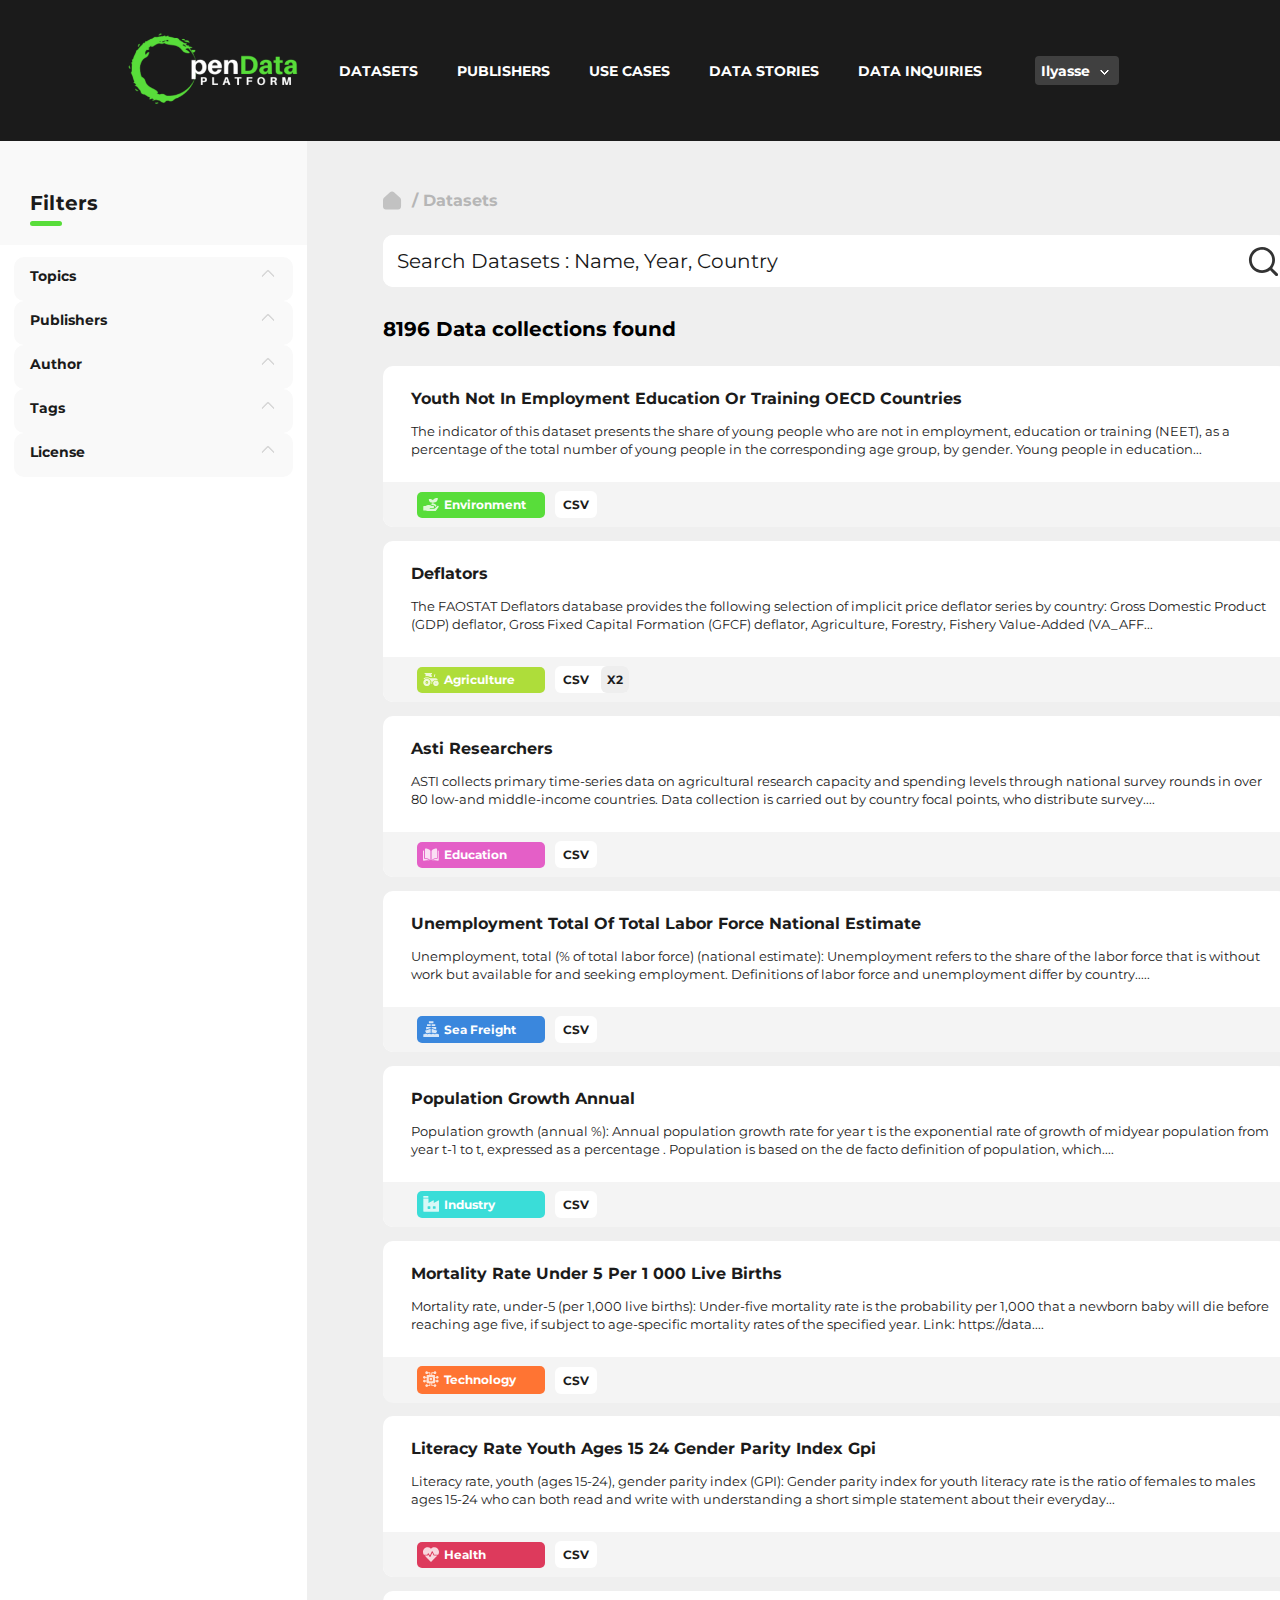
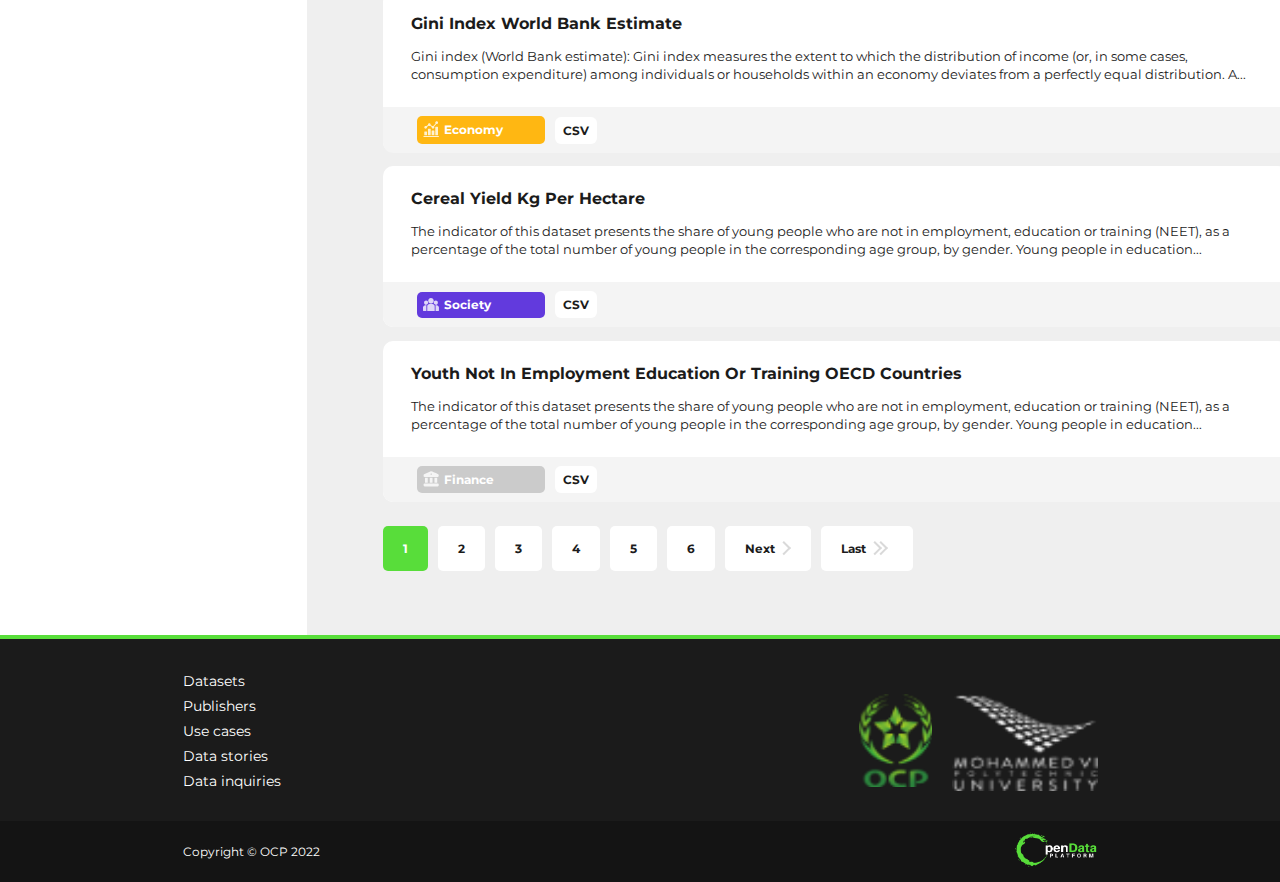
<file: datasets.htm>
<!DOCTYPE html>
<html lang="en">
<head>
    <meta charset="UTF-8">
    <meta http-equiv="X-UA-Compatible" content="IE=edge">
    <meta name="viewport" content="width=device-width, initial-scale=1.0">
    <title>Document</title>
    <link rel="stylesheet" href="assets/css/datasets.css">
    <link rel="icon" href="assets/images/Logo.png">

</head>
<body>

        <header>
            <div class="containers">
                    <div class="sectionHeader">
                        <a href="index.htm" class="logoHeader">
                    
                            <img src="assets/images/Logoheader.png" alt="">
                        </a>
                        <div class="sectionMenu">
                            <input type="checkbox" id="MenuIcons" />
                            <nav>
                                <ul>
                                    <li><a href="datasets.htm">DATASETS</a></li>
                                    <li><a href="publishers.htm">PUBLISHERS</a></li>
                                    <li><a href="">USE CASES</a></li>
                                    <li><a href="">DATA STORIES</a></li>
                                    <li><a href="contact.htm">DATA INQUIRIES</a></li>
                                    <li><span>Ilyasse<span></span></span></li>
                                </ul>
                            </nav>
                            <label for="MenuIcons">
                                <div class="MenuIcons">
                                    <span></span>
                                    <span></span>
                                    <span></span>
                                </div>
                            </label>
                        </div>
                    </div>
            </div>
        </header>

        <div id="datasetsBody">
            <input type="checkbox" id="menuFilter">
            <div class="column1">
                <label for="menuFilter">
                    <div class="menuLinksShow">
                        <span></span>
                        <span></span>
                        <span></span>
                    </div>
                </label>
                <div id="filter">
                 
                    <div class="container">
                        <div class="titleHeader">
                            <h3>Filters</h3>
                            <span></span>
                        </div>
                        <div class="filterItems">
                            <input type="checkbox" id="topicsOption" />
                            <div class="item">
                                <label for="topicsOption">
                                    <div class="titleFilter">
                                        <h3>Topics</h3>
                                        <span></span>
                                    </div>
                                </label>
                                <div class="option">
                                    <div class="filterOption">
                                    <svg version="1.2" xmlns="http://www.w3.org/2000/svg" viewBox="0 0 30 25" width="30" height="25">
                                        <defs>
                                            <clipPath clipPathUnits="userSpaceOnUse" id="cp1">
                                                <path d="m-156-440h720v1358h-720z" />
                                            </clipPath>
                                        </defs>
                                        <style>
                                            .s0 {
                                                fill: #aedd3a
                                            }
                                        </style>
                                        <g clip-path="url(#cp1)">
                                            <path fill-rule="evenodd" class="s0"
                                                d="m14 17.7c0 3.8-3 6.8-6.8 6.8c-3.7 0-6.7-3-6.7-6.8c0-3.7 3-6.7 6.7-6.7c3.8 0 6.8 3 6.8 6.7zm-4.2 0c0-1.3-1.2-2.5-2.6-2.5c-1.3 0-2.5 1.2-2.5 2.5c0 1.4 1.2 2.6 2.5 2.6c1.4 0 2.6-1.2 2.6-2.6z" />
                                            <path class="s0"
                                                d="m8 17.7c0 0.5-0.3 0.8-0.8 0.8c-0.4 0-0.7-0.3-0.7-0.8c0-0.4 0.3-0.7 0.7-0.7c0.5 0 0.8 0.3 0.8 0.7z" />
                                            <path class="s0" d="m22.2 7.5h-1.7v-2.5c0-1.4 1.1-2.5 2.5-2.5v1.7c-0.5 0-0.8 0.3-0.8 0.8z" />
                                            <path class="s0"
                                                d="m15.5 16.5c-0.7-3.9-4.1-6.8-8.1-6.8c-2 0-3.8 0.7-5.3 1.9l-1.1-1.3c1.8-1.5 4-2.3 6.4-2.3c2 0 3.9 0.6 5.5 1.7h11.3c1.8 0 3.3 1.5 3.3 3.4v0.9c-1-0.6-2.1-0.9-3.3-0.9c-2.5 0-4.7 1.4-5.8 3.4z" />
                                            <path class="s0" d="m17.3 19.2q0 0.4 0 0.8h-1.8v-2.5h2q-0.2 0.8-0.2 1.7z" />
                                            <path fill-rule="evenodd" class="s0"
                                                d="m29.5 19.2c0 2.9-2.4 5.3-5.3 5.3c-2.8 0-5.2-2.4-5.2-5.3c0-2.8 2.4-5.2 5.2-5.2c2.9 0 5.3 2.4 5.3 5.2zm-4.4 0c0-0.4-0.4-0.8-0.9-0.8c-0.4 0-0.8 0.4-0.8 0.8c0 0.5 0.4 0.9 0.8 0.9c0.5 0 0.9-0.4 0.9-0.9z" />
                                            <path class="s0" d="m4.7 1.7h-1.7v-1.7h13.9v1.7h-1.5l1.6 5.8h-3.4c-1.9-1.1-4-1.7-6.3-1.7q-1.3 0-2.6 0.3z" />
                                        </g>
                                    </svg>
                                        <h6>Agriculture</h6>
                                        <span>22</span>
                                    </div>
                                    <div class="filterOption">
                                <svg version="1.2" xmlns="http://www.w3.org/2000/svg" viewBox="0 0 29 23" width="29" height="23">
                                    <defs>
                                        <clipPath clipPathUnits="userSpaceOnUse" id="cp1">
                                            <path d="m-157-535h720v1358h-720z" />
                                        </clipPath>
                                    </defs>
                                    <style>
                                        .s0 {
                                            fill-opacity: .8;
                                            fill: #dd3ab9
                                        }
                                    </style>
                                    <g clip-path="url(#cp1)">
                                        <path class="s0"
                                            d="m13.4 5.2q0.1 0.3 0.1 0.6v16.2c-2.7-2.9-6.6-3.4-9-3.4c-0.5 0-1-0.5-1-1.1v-15.5q0-0.4 0.3-0.7q0.3-0.3 0.7-0.3q0 0 0 0c2.4 0 6.6 0.6 8.9 4.2z" />
                                        <path class="s0"
                                            d="m24.5 18.6c-2.4 0-6.3 0.5-9 3.4v-16.2q0-0.3 0.1-0.6c2.3-3.6 6.5-4.2 8.9-4.2q0 0 0 0q0.4 0 0.7 0.3q0.3 0.3 0.3 0.7v15.5c0 0.6-0.5 1.1-1 1.1z" />
                                        <path class="s0"
                                            d="m28.5 5.5v16.5c0 0.3-0.1 0.6-0.4 0.8c-0.2 0.2-0.5 0.2-0.8 0.2c-2.5-0.6-6.7-1.2-10.8-0.2c2.3-2.3 5.7-2.7 7.7-2.7c1.4 0 2.5-1.2 2.5-2.6v-13h0.8c0.5 0 1 0.5 1 1z" />
                                        <path class="s0"
                                            d="m4.3 20.1c2 0 5.4 0.4 7.7 2.7c-4.1-1-8.3-0.4-10.8 0.2c-0.3 0-0.6 0-0.8-0.2c-0.3-0.2-0.4-0.5-0.4-0.8v-16.5c0-0.5 0.5-1 1-1h0.8v13c0 1.4 1.1 2.6 2.5 2.6z" />
                                    </g>
                                </svg>
                                        <h6>Education</h6>
                                        <span>12</span>
                                    </div>
                                    <div class="filterOption">
                                        <svg version="1.2" xmlns="http://www.w3.org/2000/svg" viewBox="0 0 29 25" width="29" height="25">
                                            <defs>
                                                <clipPath clipPathUnits="userSpaceOnUse" id="cp1">
                                                    <path d="m-252-440h720v1358h-720z" />
                                                </clipPath>
                                            </defs>
                                            <style>
                                                .s0 {
                                                    fill: #58dd3a
                                                }
                                            </style>
                                            <g clip-path="url(#cp1)">
                                                <path class="s0"
                                                    d="m10.5 2.5c0-0.5 0.4-0.8 0.8-0.8h1.7c2 0 3.8 1 4.8 2.6c1.2-2.5 3.8-4.3 6.7-4.3h1.7c0.4 0 0.8 0.4 0.8 0.8c0 4.1-3.3 7.5-7.4 7.5h-0.9v1.7c2.5 0.2 4.6 1.7 5.8 3.9l-0.1 0.1q0 0 0 0q0 0 0 0l-2.4 2.5c0-1.8-1.4-3.3-3.3-3.3h-1.5c-1.1-0.9-2.3-1.5-3.7-1.8c1.1-0.8 2.3-1.3 3.6-1.4v-1.7h-0.8c-3.2 0-5.8-2.6-5.8-5.8z" />
                                                <path class="s0"
                                                    d="m27.5 14.1c0.6 0.3 1 0.8 1 1.4q0 0.8-0.5 1.5l-5.5 7.2c-0.1 0.2-0.4 0.3-0.6 0.3h-9.2q-2.3 0-4.4-0.9q-1.7-0.7-3.6-0.7h-3.4c-0.4 0-0.8-0.4-0.8-0.8v-6.6c0-0.4 0.4-0.8 0.8-0.8h3.2l2.8-1.4c3-1.4 6.5-0.9 8.9 1.2q0.3 0.2 0.6 0.2h0.2h1.6c0.9 0 1.6 0.7 1.6 1.6c0 0.9-0.7 1.7-1.6 1.7c-2.6 0-5.8 0-5.8 0c-0.5 0-0.8 0.3-0.8 0.8c0 0.4 0.3 0.8 0.8 0.8h7.2q0.1 0 0.2 0h0.1c0.5-0.1 1.1-0.3 1.5-0.8l4.1-4.3c0.4-0.4 1.1-0.6 1.6-0.4z" />
                                            </g>
                                        </svg>
                                        <h6>Environment</h6>
                                        <span>04</span>
                                    </div>
                                    <div class="filterOption">
                                        <svg version="1.2" xmlns="http://www.w3.org/2000/svg" viewBox="0 0 25 25" width="25" height="25">
                                            <defs>
                                                <clipPath clipPathUnits="userSpaceOnUse" id="cp1">
                                                    <path d="m-252-534h720v1358h-720z" />
                                                </clipPath>
                                            </defs>
                                            <style>
                                                .s0 {
                                                    fill: #3a87dd
                                                }
                                            </style>
                                            <g clip-path="url(#cp1)">
                                                <path class="s0"
                                                    d="m25 25h-24.5v-4.3h0.8c0.5 0 0.8-0.1 1.1-0.3c0.4-0.2 0.8-0.4 1.7-0.4c0.9 0 1.4 0.2 1.8 0.4c0.3 0.2 0.6 0.3 1.1 0.3c0.5 0 0.7-0.1 1.1-0.3c0.4-0.2 0.9-0.4 1.8-0.4c0.9 0 1.3 0.2 1.7 0.4c0.4 0.2 0.6 0.3 1.1 0.3c0.6 0 0.8-0.1 1.2-0.3c0.4-0.2 0.8-0.4 1.7-0.4c0.9 0 1.4 0.2 1.8 0.4c0.4 0.2 0.6 0.3 1.1 0.3c0.5 0 0.8-0.1 1.1-0.3c0.4-0.2 0.9-0.4 1.8-0.4c0.9 0 1.3 0.2 1.7 0.4c0.3 0.2 0.6 0.3 1.1 0.3h0.8z" />
                                                <path class="s0"
                                                    d="m12 19c-0.4-0.2-1.1-0.5-2.1-0.5c-1.2 0-2 0.4-2.4 0.6c-0.4 0.2-0.3 0.1-0.5 0.2c-0.2 0-0.2 0-0.5-0.2c-0.3-0.1-0.7-0.4-1.4-0.5l-2-3.3l8.9-3z" />
                                                <path class="s0"
                                                    d="m22.4 15.3l-2 3.3c-0.7 0.1-1.1 0.4-1.4 0.5c-0.3 0.2-0.3 0.2-0.5 0.2c-0.2 0-0.2-0.1-0.5-0.2c-0.4-0.2-1.2-0.6-2.4-0.6c-1 0-1.7 0.3-2.1 0.5v-6.7z" />
                                                <path class="s0" d="m12 10.8l-7.1 2.4v-4h7.1z" />
                                                <path class="s0" d="m20.6 9.2v4l-7.1-2.4v-1.6z" />
                                                <path class="s0" d="m13.5 4.9h5.7v2.9h-5.7z" />
                                                <path class="s0" d="m6.3 4.9h5.7v2.9h-5.7z" />
                                                <path class="s0" d="m9.2 0.5h7.1v3h-7.1z" />
                                            </g>
                                        </svg>
                                        <h6>Sea freight</h6>
                                        <span>31</span>
                                    </div>
                                    <div class="filterOption">
                                        <svg version="1.2" xmlns="http://www.w3.org/2000/svg" viewBox="0 0 25 25" width="25" height="25">
                                            <defs>
                                                <clipPath clipPathUnits="userSpaceOnUse" id="cp1">
                                                    <path d="m-346-440h720v1358h-720z" />
                                                </clipPath>
                                            </defs>
                                            <style>
                                                .s0 {
                                                    fill: #3addd8
                                                }
                                            </style>
                                            <g clip-path="url(#cp1)">
                                                <path class="s0" d="m8.4 0.8v1.8h-7.9v-1.8c0-0.4 0.3-0.8 0.7-0.8h6.5c0.4 0 0.7 0.4 0.7 0.8z" />
                                                <path fill-rule="evenodd" class="s0"
                                                    d="m25 7.6v16.2c0 0.4-0.3 0.7-0.7 0.7h-23.1c-0.4 0-0.7-0.3-0.7-0.7v-19.9h8.1v7.2l7.1-4.2c0.3-0.1 0.5-0.1 0.8 0c0.2 0.2 0.3 0.4 0.3 0.7v3.5l7.1-4.2c0.2-0.1 0.5-0.1 0.7 0c0.3 0.2 0.4 0.4 0.4 0.7zm-13.5 9c0-0.4-0.3-0.7-0.7-0.7h-2.9c-0.4 0-0.7 0.3-0.7 0.7v2.9c0 0.4 0.3 0.7 0.7 0.7h2.9c0.4 0 0.7-0.3 0.7-0.7zm8.2 0c0-0.4-0.3-0.7-0.7-0.7h-2.9c-0.4 0-0.7 0.3-0.7 0.7v2.8c0 0.4 0.3 0.7 0.7 0.7h2.9c0.4 0 0.7-0.3 0.7-0.7z" />
                                            </g>
                                        </svg>
                                        <h6>Industry</h6>
                                        <span>87</span>
                                    </div>
                                    <div class="filterOption">
                                        <svg version="1.2" xmlns="http://www.w3.org/2000/svg" viewBox="0 0 25 26" width="25" height="26">
                                            <defs>
                                                <clipPath clipPathUnits="userSpaceOnUse" id="cp1">
                                                    <path d="m-348-534h720v1358h-720z" />
                                                </clipPath>
                                            </defs>
                                            <style>
                                                .s0 {
                                                    fill: #ff7433
                                                }
                                            </style>
                                            <g clip-path="url(#cp1)">
                                                <path class="s0" d="m10.5 11h3.5v3.5h-3.5z" />
                                                <path fill-rule="evenodd" class="s0"
                                                    d="m24.5 15.6c0 1.2-1 2.2-2.2 2.2c-0.9 0-1.7-0.6-2-1.5h-1.5v2.2c0 0.4-0.4 0.8-0.8 0.8h-3.6v2.8h2.3c0.3-0.8 1.1-1.4 2-1.4c1.2 0 2.2 1 2.2 2.1c0 1.2-1 2.2-2.2 2.2c-0.9 0-1.7-0.6-2-1.4h-3c-0.4 0-0.7-0.4-0.7-0.8v-3.5h-1.5v3.5c0 0.4-0.3 0.8-0.7 0.8h-3c-0.3 0.8-1.1 1.4-2 1.4c-1.2 0-2.2-1-2.2-2.2c0-1.1 1-2.1 2.2-2.1c0.9 0 1.7 0.6 2 1.4h2.3v-2.8h-3.6c-0.4 0-0.8-0.4-0.8-0.8v-2.2h-1.5c-0.3 0.9-1.1 1.5-2 1.5c-1.2 0-2.2-1-2.2-2.2c0-1.2 1-2.1 2.2-2.1c0.9 0 1.7 0.6 2 1.4h1.5v-4.3h-1.5c-0.3 0.8-1.1 1.4-2 1.4c-1.2 0-2.2-0.9-2.2-2.1c0-1.2 1-2.2 2.2-2.2c0.9 0 1.7 0.6 2 1.5h1.5v-2.2c0-0.4 0.4-0.8 0.8-0.8h3.6v-2.8h-2.3c-0.3 0.8-1.1 1.4-2 1.4c-1.2 0-2.2-1-2.2-2.1c0-1.2 1-2.2 2.2-2.2c0.9 0 1.7 0.6 2 1.4h3c0.4 0 0.7 0.4 0.7 0.8v3.5h1.5v-3.5c0-0.4 0.3-0.8 0.7-0.8h3c0.3-0.8 1.1-1.4 2-1.4c1.2 0 2.2 1 2.2 2.2c0 1.1-1 2.1-2.2 2.1c-0.9 0-1.7-0.6-2-1.4h-2.3v2.8h3.6c0.4 0 0.8 0.4 0.8 0.8v2.2h1.5c0.3-0.9 1.1-1.5 2-1.5c1.2 0 2.2 1 2.2 2.2c0 1.2-1 2.1-2.2 2.1c-0.9 0-1.7-0.6-2-1.4h-1.5v4.3h1.5c0.3-0.8 1.1-1.4 2-1.4c1.2 0 2.2 0.9 2.2 2.1zm-9.1-5.4c0-0.3-0.3-0.6-0.6-0.6h-5.1c-0.3 0-0.6 0.3-0.6 0.6v5.1c0 0.3 0.3 0.6 0.6 0.6h5.1c0.3 0 0.6-0.3 0.6-0.6z" />
                                            </g>
                                        </svg>
                                        <h6>Technology</h6>
                                        <span>11</span>
                                    </div>
                                    <div class="filterOption">
                                        <svg version="1.2" xmlns="http://www.w3.org/2000/svg" viewBox="0 0 26 24" width="26" height="24">
                                            <defs>
                                                <clipPath clipPathUnits="userSpaceOnUse" id="cp1">
                                                    <path d="m-440-440h720v1358h-720z" />
                                                </clipPath>
                                            </defs>
                                            <style>
                                                .s0 {
                                                    fill: #dd3a5c
                                                }
                                            </style>
                                            <g clip-path="url(#cp1)">
                                                <path class="s0"
                                                    d="m24.7 12.4h-6.4l-2.6-5c-0.3-0.5-1.1-0.5-1.4 0.1l-3 6.5l-2.1-3.3c-0.3-0.5-1-0.5-1.3 0l-1 1.7h-5.6c-0.9-1.4-1.3-2.9-1.3-4.4c0.1-5.9 7.3-10.3 13-5.3c7.1-6.3 16.5 2.2 11.7 9.7z" />
                                                <path class="s0"
                                                    d="m17.9 13.9h5.6c-0.2 0.1 0.5-0.5-10 9.9c-0.3 0.3-0.7 0.3-1 0c-10.7-10.6-9.8-9.8-10-9.9h4.8c0.3 0 0.5-0.2 0.7-0.4l0.6-1l2.1 3.4c0.4 0.5 1.1 0.5 1.4 0l3-6.4l2.1 4c0.1 0.2 0.4 0.4 0.7 0.4z" />
                                            </g>
                                        </svg>
                                        <h6>Health</h6>
                                        <span>17</span>
                                    </div>
                                    <div class="filterOption">
                                        <svg version="1.2" xmlns="http://www.w3.org/2000/svg" viewBox="0 0 25 26" width="25" height="26">
                                            <defs>
                                                <clipPath clipPathUnits="userSpaceOnUse" id="cp1">
                                                    <path d="m-440-534h720v1358h-720z" />
                                                </clipPath>
                                            </defs>
                                            <style>
                                                .s0 {
                                                    fill: #ffb712;
                                        
                                                }
                                            </style>
                                            <g clip-path="url(#cp1)">
                                                <path class="s0"
                                                    d="m23.5 2.7c0 1.1-0.9 2.1-2.1 2.1q-0.3 0-0.5-0.1l-3.6 3.8c0.3 0.4 0.5 0.8 0.5 1.3c0 1.2-1 2.2-2.2 2.2c-1.2 0-2.1-1-2.1-2.2q0-0.3 0.1-0.6l-2.5-1.9q-0.6 0.4-1.2 0.4q-0.7 0-1.2-0.4l-2.5 1.9q0.1 0.3 0.1 0.6c0 1.2-1 2.2-2.2 2.2c-1.2 0-2.1-1-2.1-2.2c0-1.2 0.9-2.1 2.1-2.1q0.7 0 1.2 0.3l2.5-1.8q-0.1-0.3-0.1-0.7c0-1.2 1-2.1 2.2-2.1c1.2 0 2.1 0.9 2.1 2.1q0 0.4-0.1 0.7l2.5 1.8q0.6-0.3 1.2-0.3q0.3 0 0.5 0l3.5-3.8c-0.2-0.3-0.4-0.8-0.4-1.2c0-1.2 1-2.2 2.2-2.2c1.2 0 2.1 1 2.1 2.2z" />
                                                <path class="s0" d="m12 12.7v9.4h-4.3v-9.4c0-0.4 0.3-0.7 0.7-0.7h2.9c0.4 0 0.7 0.3 0.7 0.7z" />
                                                <path class="s0" d="m17.8 15.6v6.5h-4.3v-6.5c0-0.4 0.3-0.7 0.7-0.7h2.9c0.4 0 0.7 0.3 0.7 0.7z" />
                                                <path class="s0" d="m23.5 9.8v12.3h-4.3v-12.3c0-0.4 0.3-0.7 0.7-0.7h2.9c0.4 0 0.7 0.3 0.7 0.7z" />
                                                <path class="s0" d="m6.3 17v5.1h-4.3v-5.1c0-0.4 0.3-0.7 0.7-0.7h2.9c0.4 0 0.7 0.3 0.7 0.7z" />
                                                <path class="s0"
                                                    d="m25 24.3c0 0.4-0.3 0.7-0.7 0.7c-8.1 0-14.4 0-23.1 0c-0.4 0-0.7-0.3-0.7-0.7c0-0.4 0.3-0.7 0.7-0.7c12.5 0 16.4 0 17.5 0c0 0 0.1 0 0.3 0c0.6 0 2.1 0 5.3 0c0.4 0 0.7 0.3 0.7 0.7z" />
                                            </g>
                                        </svg>
                                        <h6>Economy</h6>
                                        <span>04</span>
                                    </div>
                                    <div class="filterOption">
                                            <svg version="1.2" xmlns="http://www.w3.org/2000/svg" viewBox="0 0 29 25" width="29" height="25">
                                                <defs>
                                                    <clipPath clipPathUnits="userSpaceOnUse" id="cp1">
                                                        <path d="m-533-440h720v1358h-720z" />
                                                    </clipPath>
                                                </defs>
                                                <style>
                                                    .s0 {
                                                        fill: #623add
                                                    }
                                                </style>
                                                <g clip-path="url(#cp1)">
                                                    <path class="s0"
                                                        d="m28.9 17.4v4.6c0 1.4-1.1 2.5-2.5 2.5h-3.7q0.1-0.4 0.1-0.8v-8.5q0-1-0.3-2h2.2c2.3 0 4.2 1.9 4.2 4.2z" />
                                                    <path class="s0"
                                                        d="m6.1 23.7q0 0.4 0.1 0.8h-3.7c-1.4 0-2.5-1.1-2.5-2.5v-4.6c0-2.3 1.9-4.2 4.2-4.2h2.2q-0.3 1-0.3 2z" />
                                                    <path class="s0"
                                                        d="m21.2 15.2v8.5c0 0.4-0.4 0.8-0.9 0.8h-11.7c-0.5 0-0.9-0.4-0.9-0.8v-8.5c0-2.3 1.9-4.1 4.2-4.1h5.1c2.3 0 4.2 1.8 4.2 4.1z" />
                                                    <path class="s0"
                                                        d="m19.5 5c0 1.9-1.1 3.5-2.6 4.4c-0.7 0.4-1.6 0.6-2.5 0.6c-0.8 0-1.7-0.2-2.4-0.6c-1.5-0.9-2.6-2.5-2.6-4.4c0-2.8 2.3-5 5-5c2.8 0 5.1 2.2 5.1 5z" />
                                                    <path class="s0"
                                                        d="m9.4 8.4q0 1-0.5 1.8c-0.4 0.7-1 1.3-1.8 1.7q-0.7 0.3-1.5 0.3c-2 0-3.7-1.7-3.7-3.8c0-2 1.7-3.7 3.7-3.7c2.1 0 3.8 1.7 3.8 3.7z" />
                                                    <path class="s0"
                                                        d="m27 8.4c0 2.1-1.7 3.8-3.8 3.8q-0.7 0-1.4-0.3c-0.8-0.4-1.5-1-1.9-1.7q-0.4-0.8-0.4-1.8c0-2 1.7-3.7 3.7-3.7c2.1 0 3.8 1.7 3.8 3.7z" />
                                                </g>
                                            </svg>
                                        <h6>Society</h6>
                                        <span>13</span>
                                    </div>
                                    <div class="filterOption">
                                        <svg version="1.2" xmlns="http://www.w3.org/2000/svg" viewBox="0 0 26 26" width="26" height="26">
                                            <defs>
                                                <clipPath clipPathUnits="userSpaceOnUse" id="cp1">
                                                    <path d="m-534-534h720v1358h-720z" />
                                                </clipPath>
                                            </defs>
                                            <style>
                                                .s0 {
                                                    fill: #cbcbcb
                                                }
                                            </style>
                                            <g clip-path="url(#cp1)">
                                                <path class="s0" d="m18.6 11.1h4.5v8.1h-4.5z" />
                                                <path class="s0" d="m11 11.1h4.5v8.1h-4.5z" />
                                                <path class="s0"
                                                    d="m25.5 22v1.7c0 0.8-0.6 1.4-1.4 1.4h-21.7c-0.8 0-1.4-0.6-1.4-1.4v-1.7c0-0.8 0.6-1.5 1.4-1.5c0.9 0 20.9 0 21.7 0c0.8 0 1.4 0.7 1.4 1.5z" />
                                                <path fill-rule="evenodd" class="s0"
                                                    d="m25.5 6.4v1.9c0 0.8-0.6 1.5-1.4 1.5h-21.7c-0.8 0-1.4-0.7-1.4-1.5v-1.9c0-0.6 0.4-1.1 0.9-1.3l10.8-4.5c0.4-0.1 0.7-0.1 1.1 0c0 0-0.3-0.1 10.8 4.5c0.5 0.2 0.9 0.7 0.9 1.3zm-11.5-2c0-0.4-0.4-0.8-0.8-0.8c-0.3 0-0.7 0.4-0.7 0.8v1.5c0 0.4 0.4 0.8 0.7 0.8c0.4 0 0.8-0.4 0.8-0.8z" />
                                                <path class="s0" d="m3.2 11.1h4.5v8.1h-4.5z" />
                                            </g>
                                        </svg>
                                        <h6>Finance</h6>
                                        <span>10</span>
                                    </div>
                                </div>
                            </div>
                            <input type="checkbox" id="publishersOption">
                            <div class="item">
                                <label for="publishersOption">
                                    <div class="titleFilter">
                                        <h3>Publishers</h3>
                                        <span></span>
                                    </div>
                                </label>
                                <div class="option">
                                    <div class="filterOption">
                                        <h6>External open Data</h6>
                                        <span>22</span>
                                    </div>
                                    <div class="filterOption">
                                        <h6>Digital Office</h6>
                                        <span>12</span>
                                    </div>
                                    <div class="filterOption">
                                        <h6>University</h6>
                                        <span>04</span>
                                    </div>
                                    <div class="showMore">
                                        <span>Show more</span>
                                    </div>
                                </div>
                            </div>
                            <div class="item">
                                
                                <div class="titleFilter">
                                    <h3>Author</h3>
                                    <span></span>
                                </div>
                            </div>
                            <div class="item">
                                <div class="titleFilter">
                                    <h3>Tags</h3>
                                    <span></span>
                                </div>

                            </div>
                            <div class="item">
                                <div class="titleFilter">
                                    <h3>License</h3>
                                    <span></span>
                                </div>
                            </div>
                        </div>
                    </div>
                </div> 
            </div>
            <div class="column2">
                <div id="dataset">
                    <div class="container">
                        <div class="headerTitle">
                            <svg version="1.2" xmlns="http://www.w3.org/2000/svg" viewBox="0 0 20 19" width="20" height="19">
                                <defs>
                                    <clipPath clipPathUnits="userSpaceOnUse" id="cp1">
                                        <path class="s1" d="m-384-195h1440v2578h-1440z" />
                                    </clipPath>
                                </defs>
                                <style>
                                    .s0 {
                                        fill: #b6b6b6
                                    }
                                </style>
                                <g clip-path="url(#cp1)">
                                    <path class="s0"
                                        d="m15.9 19h-12.8c-1.7 0-3.1-1.4-3.1-3.2v-6.9c0-0.9 0.4-1.7 1-2.3l6.4-5.8c1.2-1.1 3-1.1 4.2 0l6.4 5.8c0.6 0.5 1 1.4 1 2.3v6.9c-0.1 1.9-1.4 3.2-3.1 3.2z" />
                                </g>
                            </svg>
                            <h5> / Datasets</h5>
                        </div>
                        <div class="input">
                            <input type="text" placeholder="Search Datasets : Name, Year, Country">
                            <svg version="1.2" xmlns="http://www.w3.org/2000/svg" viewBox="0 0 16 16" width="16" height="16">
                                <defs>
                                    <clipPath clipPathUnits="userSpaceOnUse" id="cp1">
                                        <path d="m-565-322h720v1358h-720z" />
                                    </clipPath>
                                </defs>
                                <style>
                                    .s0 {
                                        fill: #1b1b1b
                                    }
                                </style>
                                <g clip-path="url(#cp1)">
                                    <path fill-rule="evenodd" class="s0"
                                        d="m7.5 0.5c3.8 0 6.9 3.1 6.9 7c0 1.6-0.6 3.1-1.5 4.3l2.9 2.9c0.3 0.3 0.3 0.8 0 1.1c-0.3 0.3-0.8 0.3-1.1 0l-2.9-2.9c-1.2 0.9-2.7 1.5-4.3 1.5c-3.9 0-7-3.1-7-6.9c0-3.9 3.1-7 7-7zm-5.5 7c0 3 2.5 5.4 5.5 5.4c3 0 5.4-2.4 5.4-5.4c0-3-2.4-5.5-5.4-5.5c-3 0-5.5 2.5-5.5 5.5z" />
                                </g>
                            </svg>
                        </div>
                        <div class="dataFound">
                            <h4>8196 Data collections found</h4>
                        </div>
                        <div class="items">
                            <div class="item">
                                <h4>Youth Not In Employment Education Or Training OECD Countries</h4>
                                <p>The indicator of this dataset presents the share of young people who are not in employment, education or training
                                (NEET), as a percentage of the total number of young people in the corresponding age group, by gender. Young people in
                                education...</p>
                                <div class="info">
                                    <div class="button">
                                    <svg version="1.2" xmlns="http://www.w3.org/2000/svg" viewBox="0 0 29 25" width="29" height="25">
                                        <defs>
                                            <clipPath clipPathUnits="userSpaceOnUse" id="cp1">
                                                <path d="m-252-440h720v1358h-720z" />
                                            </clipPath>
                                        </defs>
                                        <style>
                                            .s0 {
                                                fill: #58dd3a
                                            }
                                        </style>
                                        <g clip-path="url(#cp1)">
                                            <path class="s0"
                                                d="m10.5 2.5c0-0.5 0.4-0.8 0.8-0.8h1.7c2 0 3.8 1 4.8 2.6c1.2-2.5 3.8-4.3 6.7-4.3h1.7c0.4 0 0.8 0.4 0.8 0.8c0 4.1-3.3 7.5-7.4 7.5h-0.9v1.7c2.5 0.2 4.6 1.7 5.8 3.9l-0.1 0.1q0 0 0 0q0 0 0 0l-2.4 2.5c0-1.8-1.4-3.3-3.3-3.3h-1.5c-1.1-0.9-2.3-1.5-3.7-1.8c1.1-0.8 2.3-1.3 3.6-1.4v-1.7h-0.8c-3.2 0-5.8-2.6-5.8-5.8z" />
                                            <path class="s0"
                                                d="m27.5 14.1c0.6 0.3 1 0.8 1 1.4q0 0.8-0.5 1.5l-5.5 7.2c-0.1 0.2-0.4 0.3-0.6 0.3h-9.2q-2.3 0-4.4-0.9q-1.7-0.7-3.6-0.7h-3.4c-0.4 0-0.8-0.4-0.8-0.8v-6.6c0-0.4 0.4-0.8 0.8-0.8h3.2l2.8-1.4c3-1.4 6.5-0.9 8.9 1.2q0.3 0.2 0.6 0.2h0.2h1.6c0.9 0 1.6 0.7 1.6 1.6c0 0.9-0.7 1.7-1.6 1.7c-2.6 0-5.8 0-5.8 0c-0.5 0-0.8 0.3-0.8 0.8c0 0.4 0.3 0.8 0.8 0.8h7.2q0.1 0 0.2 0h0.1c0.5-0.1 1.1-0.3 1.5-0.8l4.1-4.3c0.4-0.4 1.1-0.6 1.6-0.4z" />
                                        </g>
                                    </svg>
                                        <h6>Environment</h6>
                                    </div>
                                    <span>csv</span>
                                </div>
                            </div>
                            <div class="item">
                                <h4>Deflators</h4>
                                <p>The FAOSTAT Deflators database provides the following selection of implicit price deflator series by country: Gross
                                Domestic Product (GDP) deflator, Gross Fixed Capital Formation (GFCF) deflator, Agriculture, Forestry, Fishery
                                Value-Added (VA_AFF...</p>
                                <div class="info">
                                    <div class="button">
                                    <svg version="1.2" xmlns="http://www.w3.org/2000/svg" viewBox="0 0 30 25" width="30" height="25">
                                        <defs>
                                            <clipPath clipPathUnits="userSpaceOnUse" id="cp1">
                                                <path d="m-156-440h720v1358h-720z" />
                                            </clipPath>
                                        </defs>
                                        <style>
                                            .s0 {
                                                fill: #aedd3a
                                            }
                                        </style>
                                        <g clip-path="url(#cp1)">
                                            <path fill-rule="evenodd" class="s0"
                                                d="m14 17.7c0 3.8-3 6.8-6.8 6.8c-3.7 0-6.7-3-6.7-6.8c0-3.7 3-6.7 6.7-6.7c3.8 0 6.8 3 6.8 6.7zm-4.2 0c0-1.3-1.2-2.5-2.6-2.5c-1.3 0-2.5 1.2-2.5 2.5c0 1.4 1.2 2.6 2.5 2.6c1.4 0 2.6-1.2 2.6-2.6z" />
                                            <path class="s0"
                                                d="m8 17.7c0 0.5-0.3 0.8-0.8 0.8c-0.4 0-0.7-0.3-0.7-0.8c0-0.4 0.3-0.7 0.7-0.7c0.5 0 0.8 0.3 0.8 0.7z" />
                                            <path class="s0" d="m22.2 7.5h-1.7v-2.5c0-1.4 1.1-2.5 2.5-2.5v1.7c-0.5 0-0.8 0.3-0.8 0.8z" />
                                            <path class="s0"
                                                d="m15.5 16.5c-0.7-3.9-4.1-6.8-8.1-6.8c-2 0-3.8 0.7-5.3 1.9l-1.1-1.3c1.8-1.5 4-2.3 6.4-2.3c2 0 3.9 0.6 5.5 1.7h11.3c1.8 0 3.3 1.5 3.3 3.4v0.9c-1-0.6-2.1-0.9-3.3-0.9c-2.5 0-4.7 1.4-5.8 3.4z" />
                                            <path class="s0" d="m17.3 19.2q0 0.4 0 0.8h-1.8v-2.5h2q-0.2 0.8-0.2 1.7z" />
                                            <path fill-rule="evenodd" class="s0"
                                                d="m29.5 19.2c0 2.9-2.4 5.3-5.3 5.3c-2.8 0-5.2-2.4-5.2-5.3c0-2.8 2.4-5.2 5.2-5.2c2.9 0 5.3 2.4 5.3 5.2zm-4.4 0c0-0.4-0.4-0.8-0.9-0.8c-0.4 0-0.8 0.4-0.8 0.8c0 0.5 0.4 0.9 0.8 0.9c0.5 0 0.9-0.4 0.9-0.9z" />
                                            <path class="s0" d="m4.7 1.7h-1.7v-1.7h13.9v1.7h-1.5l1.6 5.8h-3.4c-1.9-1.1-4-1.7-6.3-1.7q-1.3 0-2.6 0.3z" />
                                        </g>
                                    </svg>
                                        <h6>Agriculture</h6>
                                    </div>
                                    <span>csv <span>x2</span></span>
                                    
                                </div>
                            </div>
                            <div class="item">
                                <h4>Asti Researchers</h4>
                                <p>ASTI collects primary time-series data on agricultural research capacity and spending levels through national survey
                                rounds in over 80 low-and middle-income countries. Data collection is carried out by country focal points, who
                                distribute survey....</p>
                                <div class="info">
                                    <div class="button">
                                    <svg version="1.2" xmlns="http://www.w3.org/2000/svg" viewBox="0 0 29 23" width="29" height="23">
                                        <defs>
                                            <clipPath clipPathUnits="userSpaceOnUse" id="cp1">
                                                <path d="m-157-535h720v1358h-720z" />
                                            </clipPath>
                                        </defs>
                                        <style>
                                            .s0 {
                                                fill-opacity: .8;
                                                fill: #dd3ab9
                                            }
                                        </style>
                                        <g clip-path="url(#cp1)">
                                            <path class="s0"
                                                d="m13.4 5.2q0.1 0.3 0.1 0.6v16.2c-2.7-2.9-6.6-3.4-9-3.4c-0.5 0-1-0.5-1-1.1v-15.5q0-0.4 0.3-0.7q0.3-0.3 0.7-0.3q0 0 0 0c2.4 0 6.6 0.6 8.9 4.2z" />
                                            <path class="s0"
                                                d="m24.5 18.6c-2.4 0-6.3 0.5-9 3.4v-16.2q0-0.3 0.1-0.6c2.3-3.6 6.5-4.2 8.9-4.2q0 0 0 0q0.4 0 0.7 0.3q0.3 0.3 0.3 0.7v15.5c0 0.6-0.5 1.1-1 1.1z" />
                                            <path class="s0"
                                                d="m28.5 5.5v16.5c0 0.3-0.1 0.6-0.4 0.8c-0.2 0.2-0.5 0.2-0.8 0.2c-2.5-0.6-6.7-1.2-10.8-0.2c2.3-2.3 5.7-2.7 7.7-2.7c1.4 0 2.5-1.2 2.5-2.6v-13h0.8c0.5 0 1 0.5 1 1z" />
                                            <path class="s0"
                                                d="m4.3 20.1c2 0 5.4 0.4 7.7 2.7c-4.1-1-8.3-0.4-10.8 0.2c-0.3 0-0.6 0-0.8-0.2c-0.3-0.2-0.4-0.5-0.4-0.8v-16.5c0-0.5 0.5-1 1-1h0.8v13c0 1.4 1.1 2.6 2.5 2.6z" />
                                        </g>
                                    </svg>
                                        <h6>Education</h6>
                                    </div>
                                    <span>csv</span>
                                </div>
                            </div>
                            <div class="item">
                                <h4>Unemployment Total Of Total Labor Force National Estimate</h4>
                                <p>Unemployment, total (% of total labor force) (national estimate): Unemployment refers to the share of the labor force
                                that is without work but available for and seeking employment. Definitions of labor force and unemployment differ by
                                country.....</p>
                                <div class="info">
                                    <div class="button">
                                    <svg version="1.2" xmlns="http://www.w3.org/2000/svg" viewBox="0 0 25 25" width="25" height="25">
                                        <defs>
                                            <clipPath clipPathUnits="userSpaceOnUse" id="cp1">
                                                <path d="m-252-534h720v1358h-720z" />
                                            </clipPath>
                                        </defs>
                                        <style>
                                            .s0 {
                                                fill: #3a87dd
                                            }
                                        </style>
                                        <g clip-path="url(#cp1)">
                                            <path class="s0"
                                                d="m25 25h-24.5v-4.3h0.8c0.5 0 0.8-0.1 1.1-0.3c0.4-0.2 0.8-0.4 1.7-0.4c0.9 0 1.4 0.2 1.8 0.4c0.3 0.2 0.6 0.3 1.1 0.3c0.5 0 0.7-0.1 1.1-0.3c0.4-0.2 0.9-0.4 1.8-0.4c0.9 0 1.3 0.2 1.7 0.4c0.4 0.2 0.6 0.3 1.1 0.3c0.6 0 0.8-0.1 1.2-0.3c0.4-0.2 0.8-0.4 1.7-0.4c0.9 0 1.4 0.2 1.8 0.4c0.4 0.2 0.6 0.3 1.1 0.3c0.5 0 0.8-0.1 1.1-0.3c0.4-0.2 0.9-0.4 1.8-0.4c0.9 0 1.3 0.2 1.7 0.4c0.3 0.2 0.6 0.3 1.1 0.3h0.8z" />
                                            <path class="s0"
                                                d="m12 19c-0.4-0.2-1.1-0.5-2.1-0.5c-1.2 0-2 0.4-2.4 0.6c-0.4 0.2-0.3 0.1-0.5 0.2c-0.2 0-0.2 0-0.5-0.2c-0.3-0.1-0.7-0.4-1.4-0.5l-2-3.3l8.9-3z" />
                                            <path class="s0"
                                                d="m22.4 15.3l-2 3.3c-0.7 0.1-1.1 0.4-1.4 0.5c-0.3 0.2-0.3 0.2-0.5 0.2c-0.2 0-0.2-0.1-0.5-0.2c-0.4-0.2-1.2-0.6-2.4-0.6c-1 0-1.7 0.3-2.1 0.5v-6.7z" />
                                            <path class="s0" d="m12 10.8l-7.1 2.4v-4h7.1z" />
                                            <path class="s0" d="m20.6 9.2v4l-7.1-2.4v-1.6z" />
                                            <path class="s0" d="m13.5 4.9h5.7v2.9h-5.7z" />
                                            <path class="s0" d="m6.3 4.9h5.7v2.9h-5.7z" />
                                            <path class="s0" d="m9.2 0.5h7.1v3h-7.1z" />
                                        </g>
                                    </svg>
                                        <h6>Sea Freight</h6>
                                    </div>
                                    <span>csv</span>
                                </div>
                            </div>
                            <div class="item">
                                <h4>Population Growth Annual</h4>
                                <p>Population growth (annual %): Annual population growth rate for year t is the exponential rate of growth of midyear
                                population from year t-1 to t, expressed as a percentage . Population is based on the de facto definition of population,
                                which....</p>
                                <div class="info">
                                    <div class="button">
                                    <svg version="1.2" xmlns="http://www.w3.org/2000/svg" viewBox="0 0 25 25" width="25" height="25">
                                        <defs>
                                            <clipPath clipPathUnits="userSpaceOnUse" id="cp1">
                                                <path d="m-346-440h720v1358h-720z" />
                                            </clipPath>
                                        </defs>
                                        <style>
                                            .s0 {
                                                fill: #3addd8
                                            }
                                        </style>
                                        <g clip-path="url(#cp1)">
                                            <path class="s0" d="m8.4 0.8v1.8h-7.9v-1.8c0-0.4 0.3-0.8 0.7-0.8h6.5c0.4 0 0.7 0.4 0.7 0.8z" />
                                            <path fill-rule="evenodd" class="s0"
                                                d="m25 7.6v16.2c0 0.4-0.3 0.7-0.7 0.7h-23.1c-0.4 0-0.7-0.3-0.7-0.7v-19.9h8.1v7.2l7.1-4.2c0.3-0.1 0.5-0.1 0.8 0c0.2 0.2 0.3 0.4 0.3 0.7v3.5l7.1-4.2c0.2-0.1 0.5-0.1 0.7 0c0.3 0.2 0.4 0.4 0.4 0.7zm-13.5 9c0-0.4-0.3-0.7-0.7-0.7h-2.9c-0.4 0-0.7 0.3-0.7 0.7v2.9c0 0.4 0.3 0.7 0.7 0.7h2.9c0.4 0 0.7-0.3 0.7-0.7zm8.2 0c0-0.4-0.3-0.7-0.7-0.7h-2.9c-0.4 0-0.7 0.3-0.7 0.7v2.8c0 0.4 0.3 0.7 0.7 0.7h2.9c0.4 0 0.7-0.3 0.7-0.7z" />
                                        </g>
                                    </svg>
                                        <h6>Industry</h6>
                                    </div>
                                    <span>csv</span>
                                </div>
                            </div>
                            <div class="item">
                                <h4>Mortality Rate Under 5 Per 1 000 Live Births</h4>
                                <p>Mortality rate, under-5 (per 1,000 live births): Under-five mortality rate is the probability per 1,000 that a newborn
                                baby will die before reaching age five, if subject to age-specific mortality rates of the specified year. Link:
                                https://data....</p>
                                <div class="info">
                                    <div class="button">
                                        <svg version="1.2" xmlns="http://www.w3.org/2000/svg" viewBox="0 0 25 26" width="25" height="26">
                                            <defs>
                                                <clipPath clipPathUnits="userSpaceOnUse" id="cp1">
                                                    <path d="m-348-534h720v1358h-720z" />
                                                </clipPath>
                                            </defs>
                                            <style>
                                                .s0 {
                                                    fill: #ff7433
                                                }
                                            </style>
                                            <g clip-path="url(#cp1)">
                                                <path class="s0" d="m10.5 11h3.5v3.5h-3.5z" />
                                                <path fill-rule="evenodd" class="s0"
                                                    d="m24.5 15.6c0 1.2-1 2.2-2.2 2.2c-0.9 0-1.7-0.6-2-1.5h-1.5v2.2c0 0.4-0.4 0.8-0.8 0.8h-3.6v2.8h2.3c0.3-0.8 1.1-1.4 2-1.4c1.2 0 2.2 1 2.2 2.1c0 1.2-1 2.2-2.2 2.2c-0.9 0-1.7-0.6-2-1.4h-3c-0.4 0-0.7-0.4-0.7-0.8v-3.5h-1.5v3.5c0 0.4-0.3 0.8-0.7 0.8h-3c-0.3 0.8-1.1 1.4-2 1.4c-1.2 0-2.2-1-2.2-2.2c0-1.1 1-2.1 2.2-2.1c0.9 0 1.7 0.6 2 1.4h2.3v-2.8h-3.6c-0.4 0-0.8-0.4-0.8-0.8v-2.2h-1.5c-0.3 0.9-1.1 1.5-2 1.5c-1.2 0-2.2-1-2.2-2.2c0-1.2 1-2.1 2.2-2.1c0.9 0 1.7 0.6 2 1.4h1.5v-4.3h-1.5c-0.3 0.8-1.1 1.4-2 1.4c-1.2 0-2.2-0.9-2.2-2.1c0-1.2 1-2.2 2.2-2.2c0.9 0 1.7 0.6 2 1.5h1.5v-2.2c0-0.4 0.4-0.8 0.8-0.8h3.6v-2.8h-2.3c-0.3 0.8-1.1 1.4-2 1.4c-1.2 0-2.2-1-2.2-2.1c0-1.2 1-2.2 2.2-2.2c0.9 0 1.7 0.6 2 1.4h3c0.4 0 0.7 0.4 0.7 0.8v3.5h1.5v-3.5c0-0.4 0.3-0.8 0.7-0.8h3c0.3-0.8 1.1-1.4 2-1.4c1.2 0 2.2 1 2.2 2.2c0 1.1-1 2.1-2.2 2.1c-0.9 0-1.7-0.6-2-1.4h-2.3v2.8h3.6c0.4 0 0.8 0.4 0.8 0.8v2.2h1.5c0.3-0.9 1.1-1.5 2-1.5c1.2 0 2.2 1 2.2 2.2c0 1.2-1 2.1-2.2 2.1c-0.9 0-1.7-0.6-2-1.4h-1.5v4.3h1.5c0.3-0.8 1.1-1.4 2-1.4c1.2 0 2.2 0.9 2.2 2.1zm-9.1-5.4c0-0.3-0.3-0.6-0.6-0.6h-5.1c-0.3 0-0.6 0.3-0.6 0.6v5.1c0 0.3 0.3 0.6 0.6 0.6h5.1c0.3 0 0.6-0.3 0.6-0.6z" />
                                            </g>
                                        </svg>
                                        <h6>Technology</h6>
                                    </div>
                                    <span>csv</span>
                                </div>
                            </div>
                            <div class="item">
                                <h4>Literacy Rate Youth Ages 15 24 Gender Parity Index Gpi</h4>
                                <p>Literacy rate, youth (ages 15-24), gender parity index (GPI): Gender parity index for youth literacy rate is the ratio
                                of females to males ages 15-24 who can both read and write with understanding a short simple statement about their
                                everyday...</p>
                                <div class="info">
                                    <div class="button">
                                        <svg version="1.2" xmlns="http://www.w3.org/2000/svg" viewBox="0 0 26 24" width="26" height="24">
                                            <defs>
                                                <clipPath clipPathUnits="userSpaceOnUse" id="cp1">
                                                    <path d="m-440-440h720v1358h-720z" />
                                                </clipPath>
                                            </defs>
                                            <style>
                                                .s0 {
                                                    fill: #dd3a5c
                                                }
                                            </style>
                                            <g clip-path="url(#cp1)">
                                                <path class="s0"
                                                    d="m24.7 12.4h-6.4l-2.6-5c-0.3-0.5-1.1-0.5-1.4 0.1l-3 6.5l-2.1-3.3c-0.3-0.5-1-0.5-1.3 0l-1 1.7h-5.6c-0.9-1.4-1.3-2.9-1.3-4.4c0.1-5.9 7.3-10.3 13-5.3c7.1-6.3 16.5 2.2 11.7 9.7z" />
                                                <path class="s0"
                                                    d="m17.9 13.9h5.6c-0.2 0.1 0.5-0.5-10 9.9c-0.3 0.3-0.7 0.3-1 0c-10.7-10.6-9.8-9.8-10-9.9h4.8c0.3 0 0.5-0.2 0.7-0.4l0.6-1l2.1 3.4c0.4 0.5 1.1 0.5 1.4 0l3-6.4l2.1 4c0.1 0.2 0.4 0.4 0.7 0.4z" />
                                            </g>
                                        </svg>
                                        <h6>Health</h6>
                                    </div>
                                    <span>csv</span>
                                </div>
                            </div>
                            <div class="item">
                                <h4>Gini Index World Bank Estimate</h4>
                                <p>Gini index (World Bank estimate): Gini index measures the extent to which the distribution of income (or, in some cases,
                                consumption expenditure) among individuals or households within an economy deviates from a perfectly equal distribution.
                                A...
                                    </p>
                                <div class="info">
                                    <div class="button">
                                    <svg version="1.2" xmlns="http://www.w3.org/2000/svg" viewBox="0 0 25 26" width="25" height="26">
                                        <defs>
                                            <clipPath clipPathUnits="userSpaceOnUse" id="cp1">
                                                <path d="m-440-534h720v1358h-720z" />
                                            </clipPath>
                                        </defs>
                                        <style>
                                            .s0 {
                                                fill: #ffb712
                                            }
                                        </style>
                                        <g clip-path="url(#cp1)">
                                            <path class="s0"
                                                d="m23.5 2.7c0 1.1-0.9 2.1-2.1 2.1q-0.3 0-0.5-0.1l-3.6 3.8c0.3 0.4 0.5 0.8 0.5 1.3c0 1.2-1 2.2-2.2 2.2c-1.2 0-2.1-1-2.1-2.2q0-0.3 0.1-0.6l-2.5-1.9q-0.6 0.4-1.2 0.4q-0.7 0-1.2-0.4l-2.5 1.9q0.1 0.3 0.1 0.6c0 1.2-1 2.2-2.2 2.2c-1.2 0-2.1-1-2.1-2.2c0-1.2 0.9-2.1 2.1-2.1q0.7 0 1.2 0.3l2.5-1.8q-0.1-0.3-0.1-0.7c0-1.2 1-2.1 2.2-2.1c1.2 0 2.1 0.9 2.1 2.1q0 0.4-0.1 0.7l2.5 1.8q0.6-0.3 1.2-0.3q0.3 0 0.5 0l3.5-3.8c-0.2-0.3-0.4-0.8-0.4-1.2c0-1.2 1-2.2 2.2-2.2c1.2 0 2.1 1 2.1 2.2z" />
                                            <path class="s0" d="m12 12.7v9.4h-4.3v-9.4c0-0.4 0.3-0.7 0.7-0.7h2.9c0.4 0 0.7 0.3 0.7 0.7z" />
                                            <path class="s0" d="m17.8 15.6v6.5h-4.3v-6.5c0-0.4 0.3-0.7 0.7-0.7h2.9c0.4 0 0.7 0.3 0.7 0.7z" />
                                            <path class="s0" d="m23.5 9.8v12.3h-4.3v-12.3c0-0.4 0.3-0.7 0.7-0.7h2.9c0.4 0 0.7 0.3 0.7 0.7z" />
                                            <path class="s0" d="m6.3 17v5.1h-4.3v-5.1c0-0.4 0.3-0.7 0.7-0.7h2.9c0.4 0 0.7 0.3 0.7 0.7z" />
                                            <path class="s0"
                                                d="m25 24.3c0 0.4-0.3 0.7-0.7 0.7c-8.1 0-14.4 0-23.1 0c-0.4 0-0.7-0.3-0.7-0.7c0-0.4 0.3-0.7 0.7-0.7c12.5 0 16.4 0 17.5 0c0 0 0.1 0 0.3 0c0.6 0 2.1 0 5.3 0c0.4 0 0.7 0.3 0.7 0.7z" />
                                        </g>
                                    </svg>
                                        <h6>Economy</h6>
                                    </div>
                                    <span>csv</span>
                                </div>
                            </div>
                            <div class="item">
                                <h4>Cereal Yield Kg Per Hectare </h4>
                                <p>The indicator of this dataset presents the share of young people who are not in employment, education or training
                                (NEET), as a percentage of the total number of young people in the corresponding age group, by gender. Young people in
                                education...
                                </p>
                                <div class="info">
                                    <div class="button">
                                        <svg version="1.2" xmlns="http://www.w3.org/2000/svg" viewBox="0 0 29 25" width="29" height="25">
                                            <defs>
                                                <clipPath clipPathUnits="userSpaceOnUse" id="cp1">
                                                    <path d="m-533-440h720v1358h-720z" />
                                                </clipPath>
                                            </defs>
                                            <style>
                                                .s0 {
                                                    fill: #623add
                                                }
                                            </style>
                                            <g clip-path="url(#cp1)">
                                                <path class="s0"
                                                    d="m28.9 17.4v4.6c0 1.4-1.1 2.5-2.5 2.5h-3.7q0.1-0.4 0.1-0.8v-8.5q0-1-0.3-2h2.2c2.3 0 4.2 1.9 4.2 4.2z" />
                                                <path class="s0"
                                                    d="m6.1 23.7q0 0.4 0.1 0.8h-3.7c-1.4 0-2.5-1.1-2.5-2.5v-4.6c0-2.3 1.9-4.2 4.2-4.2h2.2q-0.3 1-0.3 2z" />
                                                <path class="s0"
                                                    d="m21.2 15.2v8.5c0 0.4-0.4 0.8-0.9 0.8h-11.7c-0.5 0-0.9-0.4-0.9-0.8v-8.5c0-2.3 1.9-4.1 4.2-4.1h5.1c2.3 0 4.2 1.8 4.2 4.1z" />
                                                <path class="s0"
                                                    d="m19.5 5c0 1.9-1.1 3.5-2.6 4.4c-0.7 0.4-1.6 0.6-2.5 0.6c-0.8 0-1.7-0.2-2.4-0.6c-1.5-0.9-2.6-2.5-2.6-4.4c0-2.8 2.3-5 5-5c2.8 0 5.1 2.2 5.1 5z" />
                                                <path class="s0"
                                                    d="m9.4 8.4q0 1-0.5 1.8c-0.4 0.7-1 1.3-1.8 1.7q-0.7 0.3-1.5 0.3c-2 0-3.7-1.7-3.7-3.8c0-2 1.7-3.7 3.7-3.7c2.1 0 3.8 1.7 3.8 3.7z" />
                                                <path class="s0"
                                                    d="m27 8.4c0 2.1-1.7 3.8-3.8 3.8q-0.7 0-1.4-0.3c-0.8-0.4-1.5-1-1.9-1.7q-0.4-0.8-0.4-1.8c0-2 1.7-3.7 3.7-3.7c2.1 0 3.8 1.7 3.8 3.7z" />
                                            </g>
                                        </svg>
                                        <h6>Society</h6>
                                    </div>
                                    <span>csv</span>
                                </div>
                            </div>
                            <div class="item">
                                <h4>Youth Not In Employment Education Or Training OECD Countries</h4>
                                <p>The indicator of this dataset presents the share of young people who are not in employment, education or training
                                (NEET), as a percentage of the total number of young people in the corresponding age group, by gender. Young people in
                                education...
                                </p>
                                <div class="info">
                                    <div class="button">
                                        <svg version="1.2" xmlns="http://www.w3.org/2000/svg" viewBox="0 0 26 26" width="26" height="26">
                                            <defs>
                                                <clipPath clipPathUnits="userSpaceOnUse" id="cp1">
                                                    <path d="m-534-534h720v1358h-720z" />
                                                </clipPath>
                                            </defs>
                                            <style>
                                                .s0 {
                                                    fill: #cbcbcb
                                                }
                                            </style>
                                            <g clip-path="url(#cp1)">
                                                <path class="s0" d="m18.6 11.1h4.5v8.1h-4.5z" />
                                                <path class="s0" d="m11 11.1h4.5v8.1h-4.5z" />
                                                <path class="s0"
                                                    d="m25.5 22v1.7c0 0.8-0.6 1.4-1.4 1.4h-21.7c-0.8 0-1.4-0.6-1.4-1.4v-1.7c0-0.8 0.6-1.5 1.4-1.5c0.9 0 20.9 0 21.7 0c0.8 0 1.4 0.7 1.4 1.5z" />
                                                <path fill-rule="evenodd" class="s0"
                                                    d="m25.5 6.4v1.9c0 0.8-0.6 1.5-1.4 1.5h-21.7c-0.8 0-1.4-0.7-1.4-1.5v-1.9c0-0.6 0.4-1.1 0.9-1.3l10.8-4.5c0.4-0.1 0.7-0.1 1.1 0c0 0-0.3-0.1 10.8 4.5c0.5 0.2 0.9 0.7 0.9 1.3zm-11.5-2c0-0.4-0.4-0.8-0.8-0.8c-0.3 0-0.7 0.4-0.7 0.8v1.5c0 0.4 0.4 0.8 0.7 0.8c0.4 0 0.8-0.4 0.8-0.8z" />
                                                <path class="s0" d="m3.2 11.1h4.5v8.1h-4.5z" />
                                            </g>
                                        </svg>
                                        <h6>Finance</h6>
                                    </div>
                                    <span>csv</span>
                                </div>
                            </div>
                        </div>
                        <div class="pagination">
                            <ul>
                                <li><a href="" class="active number">1</a></li>
                                <li><a href="" class="number">2</a></li>
                                <li><a href="" class="number">3</a></li>
                                <li class="mobile number" ><a href="" >4</a></li>
                                <li class="mobile number"><a href="" >5</a></li>
                                <li class="mobile number"><a href="" >6</a></li>
                                <li><a href="">Next <span></span></a></li>
                                <li><a href="">Last <span></span><span></span></a></li>

                            </ul>
                        </div>
                    </div>
                </div>
            </div>
        </div>
        <!-- section footer -->
        <footer>
            <div class="containers">
                <div class="sectionFirst">
                    <div class="links">
                        <ul>
                            <li><a href="">Datasets</a></li>
                            <li><a href="">Publishers</a></li>
                            <li><a href="">Use cases</a></li>
                            <li><a href="">Data stories</a></li>
                            <li><a href="">Data inquiries</a></li>
                        </ul>
                    </div>
                    <div class="logs">
                        <img src="assets/images/Bitmap(2).png" alt="" />
                        <img src="assets/images/Bitmap4.png" alt="" />
                    </div>
                </div>
            </div>
            <div class="sectionSecound">
                <div class="containers">
        
                    <div class="copyright">
                        <p>Copyright © OCP 2022</p>
                    </div>
                    <div class="log">
                        <svg version="1.2" xmlns="http://www.w3.org/2000/svg" viewBox="0 0 82 36" width="82" height="36">
                            <defs>
                                <clipPath clipPathUnits="userSpaceOnUse" id="cp1">
                                    <path d="m-74-15h720v1358h-720z" />
                                </clipPath>
                                <image width="291" height="130" id="img1"
                                    href="[data-uri]" />
                            </defs>
                            <style></style>
                            <g clip-path="url(#cp1)">
                                <use href="#img1" transform="matrix(.292,0,0,.292,-1.5,-1)" />
                            </g>
                        </svg>
                    </div>
                </div>
        
            </div>
        
        </footer>
</body>
</html>
</file>
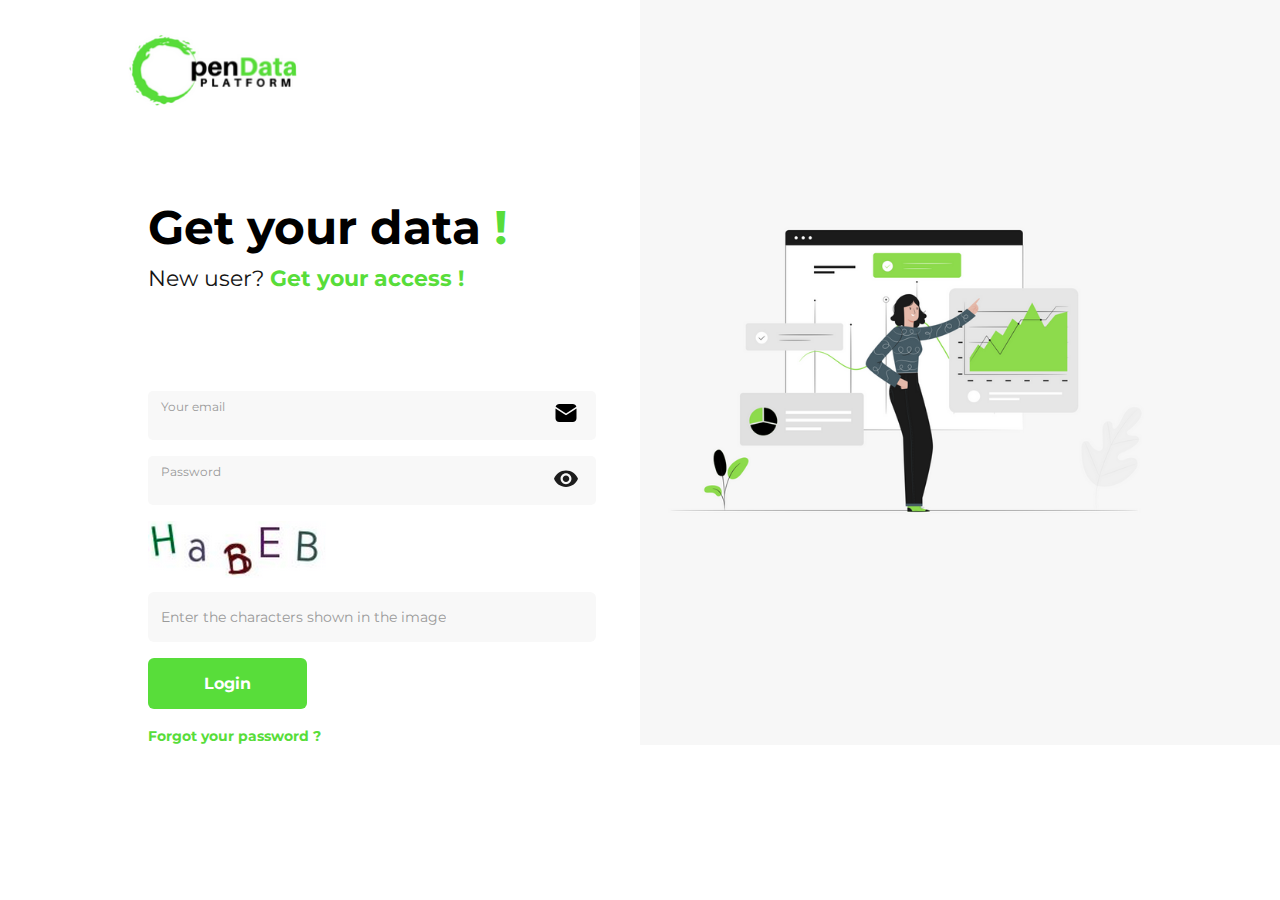
<file: login.htm>
<!DOCTYPE html>
<html lang="en">
<head>
    <meta charset="UTF-8">
    <meta http-equiv="X-UA-Compatible" content="IE=edge">
    <meta name="viewport" content="width=device-width, initial-scale=1.0">
    <title>Document</title>
    <link rel="icon" href="assets/images/Logo.png">
    <link rel="stylesheet" href="assets/css/login.css">
</head>
<body>
    
        <section id="login" >
            
            <div class="leftSide">
                    <a href="index.htm" class="logo">
                    
                    <img src="assets/images/logoicon.PNG" alt="">
                    </a> 
                        <div class="container">
                            <h1>Get your data <span>!</span></h1>
                            <p>New user? <span>Get your access !</span></p>
                            <form action="">
                                <div class="input-controll">
                                    <div class="input">
                                        <label for="email">Your email</label>
                                        <input type="email" id="email" >
                                    </div>
                                    <label for="email">
                                        <svg version="1.1" id="Icons" xmlns="http://www.w3.org/2000/svg" xmlns:xlink="http://www.w3.org/1999/xlink" x="0px"
                                        y="0px" viewBox="0 0 32 32" style="enable-background:new 0 0 32 32;" xml:space="preserve">
                                        <g>
                                            <g>
                                                <path class="s0" d="M16,16.8l13.8-9.2C29.2,5.5,27.3,4,25,4H7C4.7,4,2.8,5.5,2.2,7.6L16,16.8z" />
                                            </g>
                                            <g>
                                                <path class="s0"
                                                    d="M16.6,18.8C16.4,18.9,16.2,19,16,19s-0.4-0.1-0.6-0.2L2,9.9V23c0,2.8,2.2,5,5,5h18c2.8,0,5-2.2,5-5V9.9L16.6,18.8z" />
                                            </g>
                                        </g>
                                        </svg>
                                    </label>
                                </div>
                                <div class="input-controll">
                                    <div class="input">
                                        <label for="password">Password</label>
                                        <input type="password" id="password">
                                    </div>
                                    <label for="password">
                                        <svg width="22px" height="16px" viewBox="0 0 22 16" version="1.1" xmlns="http://www.w3.org/2000/svg"
                                        xmlns:xlink="http://www.w3.org/1999/xlink">
                                        <!-- Generator: Sketch 52.5 (67469) - http://www.bohemiancoding.com/sketch -->
                                        <title>remove_red_eye</title>
                                        <desc>Created with Sketch.</desc>
                                        <g id="Icons" stroke="none" stroke-width="1" fill="none" fill-rule="evenodd">
                                            <g id="Rounded" transform="translate(-747.000000, -2904.000000)">
                                                <g id="Image" transform="translate(100.000000, 2626.000000)">
                                                    <g id="-Round-/-Image-/-remove_red_eye" transform="translate(646.000000, 274.000000)">
                                                        <g>
                                                            <polygon id="Path" points="0 0 24 0 24 24 0 24"></polygon>
                                                            <path class="s0"
                                                                d="M12,4.5 C7,4.5 2.73,7.61 1,12 C2.73,16.39 7,19.5 12,19.5 C17,19.5 21.27,16.39 23,12 C21.27,7.61 17,4.5 12,4.5 Z M12,17 C9.24,17 7,14.76 7,12 C7,9.24 9.24,7 12,7 C14.76,7 17,9.24 17,12 C17,14.76 14.76,17 12,17 Z M12,9 C10.34,9 9,10.34 9,12 C9,13.66 10.34,15 12,15 C13.66,15 15,13.66 15,12 C15,10.34 13.66,9 12,9 Z"
                                                                id="🔹-Icon-Color" fill="#1D1D1D"></path>
                                                        </g>
                                                    </g>
                                                </g>
                                            </g>
                                        </g>
                                    </svg>
                                </label>
                                </div>
                                <div class="check">
                                    <img src="assets/images/check.PNG" alt="">
                                    <input type="text" placeholder="Enter the characters shown in the image">
                                </div>
                                <input type="submit" value="Login">
                                <a href="">Forgot your password ?</a>
                            </form>
                        </div> 
            </div>
            <div class="rightSide">
                <div class="container">
                    <img src="assets/images/loginImage.PNG" alt="">
                </div>
            </div>

        </section>
   
    <script src="assets/js/input.js"></script>
    
</body>
</html>
</file>
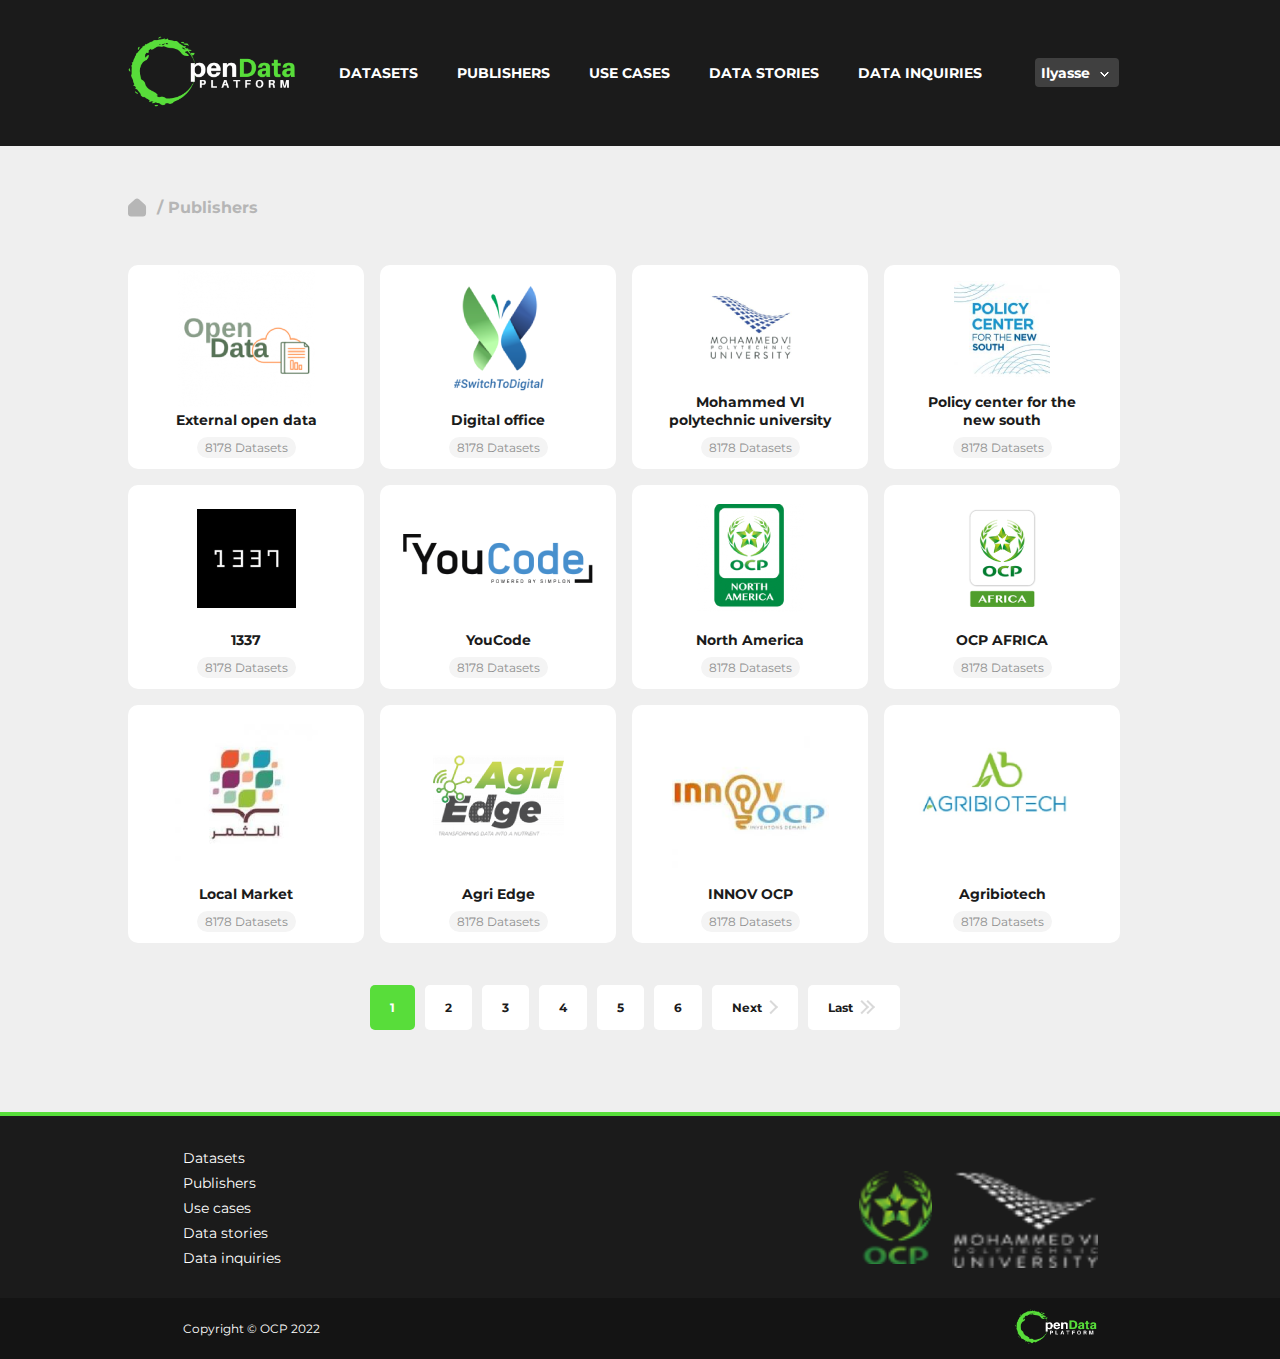
<file: publishers.htm>
<!DOCTYPE html>
<html lang="en">
<head>
    <meta charset="UTF-8">
    <meta http-equiv="X-UA-Compatible" content="IE=edge">
    <meta name="viewport" content="width=device-width, initial-scale=1.0">
    <title>Publishers</title>
    <link rel="stylesheet" href="assets/css/publishers.css
    ">
</head>
<body>
    <!-- section header -->
    <header>
        <div class="container">
            <div class="sectionHeader">
                <a href="index.htm" class="logoHeader">
                    <svg version="1.2" xmlns="http://www.w3.org/2000/svg" viewBox="0 0 82 36" width="82" height="36">
                        <defs>
                            <clipPath clipPathUnits="userSpaceOnUse" id="cp1">
                                <path d="m-74-15h720v1358h-720z" />
                            </clipPath>
                            <image width="291" height="130" id="img1"
                                href="[data-uri]" />
                        </defs>
                        <style></style>
                        <g clip-path="url(#cp1)">
                            <use href="#img1" transform="matrix(.292,0,0,.292,-1.5,-1)" />
                        </g>
                    </svg>
                </a>
                <div class="sectionMenu">
                    <input type="checkbox" id="MenuIcons" />
                    <nav>
                        <ul>
                            <li class="activeLink"><a href="datasets.htm">DATASETS</a></li>
                            <li><a href="publishers.htm">PUBLISHERS</a></li>
                            <li><a href="">USE CASES</a></li>
                            <li><a href="">DATA STORIES</a></li>
                            <li><a href="">DATA INQUIRIES</a></li>
                            <li><span>Ilyasse<span></span></span></li>
                        </ul>
                    </nav>
                    <label for="MenuIcons">
                        <div class="MenuIcons">
                            <span></span>
                            <span></span>
                            <span></span>
                        </div>
                    </label>
                </div>
            </div>
        </div>
    </header>
    <!-- sectino publishers -->
    <div id="publishers" class="container">
        <div class="titleheader">
                <svg version="1.2" xmlns="http://www.w3.org/2000/svg" viewBox="0 0 20 19" width="20" height="19">
                                <defs>
                                    <clipPath clipPathUnits="userSpaceOnUse" id="cp1">
                                        <path class="s1" d="m-384-195h1440v2578h-1440z" />
                                    </clipPath>
                                </defs>
                                <style>
                                    .s0 {
                                        fill: #b6b6b6
                                    }
                                </style>
                                <g clip-path="url(#cp1)">
                                    <path class="s0"
                                        d="m15.9 19h-12.8c-1.7 0-3.1-1.4-3.1-3.2v-6.9c0-0.9 0.4-1.7 1-2.3l6.4-5.8c1.2-1.1 3-1.1 4.2 0l6.4 5.8c0.6 0.5 1 1.4 1 2.3v6.9c-0.1 1.9-1.4 3.2-3.1 3.2z" />
                                </g>
                            </svg>
            <h3> / Publishers</h3>
        </div>
        <div class="items">
            <a href="" class="item">
                <div class="img">
                    <img src="assets/images/Bitmap10.png" alt="">
                </div>
                <h4>External open data</h4>
                <p>8178 Datasets</p>
            </a>
            <a href="" class="item">
                <div class="img">
                    <img src="assets/images/Bitmap11.png" alt="">

                </div>
                <h4>Digital office</h4>
                <p>8178 Datasets</p>
            </a>
            <a href="" class="item">
                <div class="img">
                    <img src="assets/images/Bitmap12.png" alt="">

                </div>
                <h4>Mohammed VI
                polytechnic university</h4>
                <p>8178 Datasets</p>
            </a>
            <a href="" class="item">
                <div class="img">
                     <img src="assets/images/Bitmap13.png" alt="">
                </div>
                <h4>Policy center for
                the new south</h4>
                <p>8178 Datasets</p>
            </a>
            <a href="" class="item">
                <div class="img">
                    <img src="assets/images/Bitmap14.png" alt="">
                </div>
                <h4>1337</h4>
                <p>8178 Datasets</p>
            </a>
            <a href="" class="item">
                <div class="img">
                    <img src="assets/images/Bitmap15.png" alt="">
                </div>
                <h4>YouCode</h4>
                <p>8178 Datasets</p>
            </a>
            <a href="" class="item">
                <div class="img">
                    <img src="assets/images/Bitmap16.png" alt="">
                </div>
                <h4>North America</h4>
                <p>8178 Datasets</p>
            </a>
            <a href="" class="item">
                <div class="img">
                    <img src="assets/images/Bitmap17.png" alt="">
                </div>
                <h4>OCP AFRICA</h4>
                    <p>8178 Datasets</p>
            </a>
            <a href="" class="item">
                <div class="img">
                    <img src="assets/images/Bitmap18.png " alt="">
                </div>
                <h4>Local Market</h4>
                <p>8178 Datasets</p>
            </a>
            <a href="" class="item">
                <div class="img">
                    <img src="assets/images/Bitmap19.png" alt="">
                </div>
                <h4>Agri Edge</h4>
                <p>8178 Datasets</p>
            </a>
            <a href="" class="item">
                <div class="img">
                    <img src="assets/images/Bitmap20.png" alt="">
                </div>
                <h4>INNOV OCP</h4>
                <p>8178 Datasets</p>
            </a>
            <a href="" class="item">
                <div class="img">
                    <img src="assets/images/Bitmap21.png" alt="">
                </div>
                <h4>Agribiotech</h4>
                <p>8178 Datasets</p>
            </a>
            </div>
            <div class="pagination">
                <ul>
                    <li><a href="" class="active number">1</a></li>
                    <li><a href="" class="number">2</a></li>
                    <li><a href="" class="number">3</a></li>
                    <li class="mobile number"><a href="">4</a></li>
                    <li class="mobile number"><a href="">5</a></li>
                    <li class="mobile number"><a href="">6</a></li>
                    <li><a href="">Next <span></span></a></li>
                    <li><a href="">Last <span></span><span></span></a></li>
            
                </ul>
            </div>
    </div>
    <!-- section footer -->
    <footer>
        <div class="container">
            <div class="sectionFirst">
                <div class="links">
                    <ul>
                        <li><a href="">Datasets</a></li>
                        <li><a href="">Publishers</a></li>
                        <li><a href="">Use cases</a></li>
                        <li><a href="">Data stories</a></li>
                        <li><a href="">Data inquiries</a></li>
                    </ul>
                </div>
                <div class="logs">
                    <img src="assets/images/Bitmap(2).png" alt="" />
                    <img src="assets/images/Bitmap4.png" alt="" />
                </div>
            </div>
        </div>
        <div class="sectionSecound">
            <div class="container">
    
                <div class="copyright">
                    <p>Copyright © OCP 2022</p>
                </div>
                <div class="log">
                    <svg version="1.2" xmlns="http://www.w3.org/2000/svg" viewBox="0 0 82 36" width="82" height="36">
                        <defs>
                            <clipPath clipPathUnits="userSpaceOnUse" id="cp1">
                                <path d="m-74-15h720v1358h-720z" />
                            </clipPath>
                            <image width="291" height="130" id="img1"
                                href="[data-uri]" />
                        </defs>
                        <style></style>
                        <g clip-path="url(#cp1)">
                            <use href="#img1" transform="matrix(.292,0,0,.292,-1.5,-1)" />
                        </g>
                    </svg>
                </div>
            </div>
    
        </div>
    
    </footer>
</body>
</html>
</file>
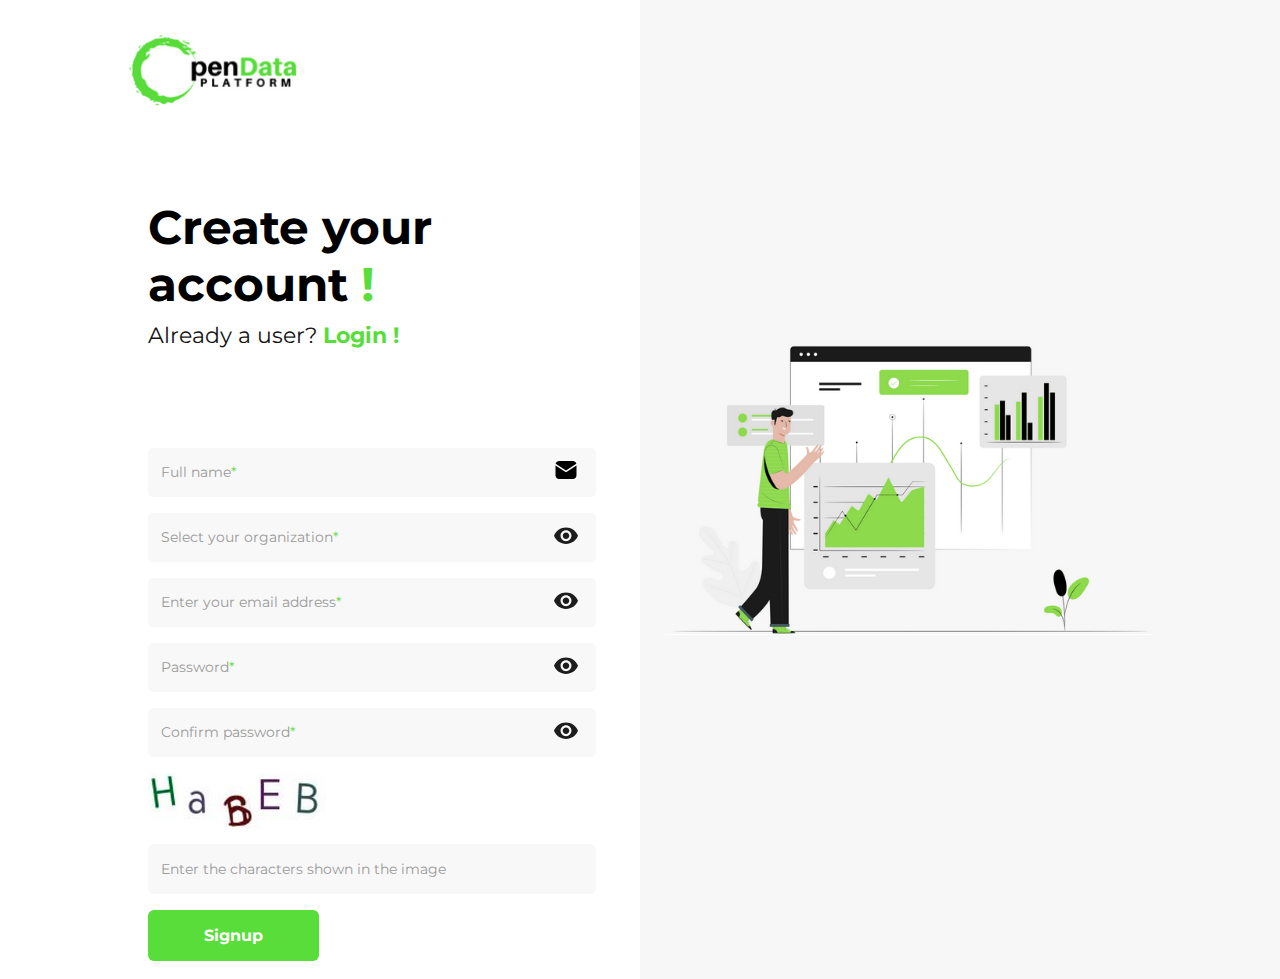
<file: register.htm>
<!DOCTYPE html>
<html lang="en">
<head>
    <meta charset="UTF-8">
    <meta http-equiv="X-UA-Compatible" content="IE=edge">
    <meta name="viewport" content="width=device-width, initial-scale=1.0">
    <title>Document</title>
    <link rel="stylesheet" href="assets/css/register.css">
</head>
<body>
    <section id="register">
    
        <div class="leftSide">
            <a href="index.htm" class="logo">
    
                <img src="assets/images/logoicon.PNG" alt="">
            </a>
            <div class="container">
                <h1>Create your account <span>!</span></h1>
                <p>Already a user? <span><a href="login.htm"> Login !</a></span></p>
                <form action="">
                    <div class="input-controll">
                        <div class="input">
                            <label for="name">Full name</label>
                            <input type="text" id="name">
                            <span>Full name<span>*</span></span>
                        </div>
                        <label for="name">
                            <svg version="1.1" id="Icons" xmlns="http://www.w3.org/2000/svg"
                                xmlns:xlink="http://www.w3.org/1999/xlink" x="0px" y="0px" viewBox="0 0 32 32"
                                style="enable-background:new 0 0 32 32;" xml:space="preserve">
                                <g>
                                    <g>
                                        <path class="s0"
                                            d="M16,16.8l13.8-9.2C29.2,5.5,27.3,4,25,4H7C4.7,4,2.8,5.5,2.2,7.6L16,16.8z" />
                                    </g>
                                    <g>
                                        <path class="s0"
                                            d="M16.6,18.8C16.4,18.9,16.2,19,16,19s-0.4-0.1-0.6-0.2L2,9.9V23c0,2.8,2.2,5,5,5h18c2.8,0,5-2.2,5-5V9.9L16.6,18.8z" />
                                    </g>
                                </g>
                            </svg>
                        </label>
                    </div>
                    <div class="input-controll">
                        <div class="input">
                            <label for="organization">Organization<span>*</span></label>
                            <input type="text" id="organization" placeholder="">
                            <span>Select your organization<span>*</span></span>
                        </div>
                        <label for="organization">
                            <svg width="22px" height="16px" viewBox="0 0 22 16" version="1.1"
                                xmlns="http://www.w3.org/2000/svg" xmlns:xlink="http://www.w3.org/1999/xlink">
                                <!-- Generator: Sketch 52.5 (67469) - http://www.bohemiancoding.com/sketch -->
                                <title>remove_red_eye</title>
                                <desc>Created with Sketch.</desc>
                                <g id="Icons" stroke="none" stroke-width="1" fill="none" fill-rule="evenodd">
                                    <g id="Rounded" transform="translate(-747.000000, -2904.000000)">
                                        <g id="Image" transform="translate(100.000000, 2626.000000)">
                                            <g id="-Round-/-Image-/-remove_red_eye"
                                                transform="translate(646.000000, 274.000000)">
                                                <g>
                                                    <polygon id="Path" points="0 0 24 0 24 24 0 24"></polygon>
                                                    <path class="s0"
                                                        d="M12,4.5 C7,4.5 2.73,7.61 1,12 C2.73,16.39 7,19.5 12,19.5 C17,19.5 21.27,16.39 23,12 C21.27,7.61 17,4.5 12,4.5 Z M12,17 C9.24,17 7,14.76 7,12 C7,9.24 9.24,7 12,7 C14.76,7 17,9.24 17,12 C17,14.76 14.76,17 12,17 Z M12,9 C10.34,9 9,10.34 9,12 C9,13.66 10.34,15 12,15 C13.66,15 15,13.66 15,12 C15,10.34 13.66,9 12,9 Z"
                                                        id="🔹-Icon-Color" fill="#1D1D1D"></path>
                                                </g>
                                            </g>
                                        </g>
                                    </g>
                                </g>
                            </svg>
                        </label>
                    </div>
                    <div class="input-controll">
                        <div class="input">
                            <label for="email">Email<span>*</span></label>
                            <input type="text" id="email" >
                            <span>Enter your email address<span>*</span></span>
                        </div>
                        <label for="email">
                            <svg width="22px" height="16px" viewBox="0 0 22 16" version="1.1" xmlns="http://www.w3.org/2000/svg"
                                xmlns:xlink="http://www.w3.org/1999/xlink">
                                <!-- Generator: Sketch 52.5 (67469) - http://www.bohemiancoding.com/sketch -->
                                <title>remove_red_eye</title>
                                <desc>Created with Sketch.</desc>
                                <g id="Icons" stroke="none" stroke-width="1" fill="none" fill-rule="evenodd">
                                    <g id="Rounded" transform="translate(-747.000000, -2904.000000)">
                                        <g id="Image" transform="translate(100.000000, 2626.000000)">
                                            <g id="-Round-/-Image-/-remove_red_eye" transform="translate(646.000000, 274.000000)">
                                                <g>
                                                    <polygon id="Path" points="0 0 24 0 24 24 0 24"></polygon>
                                                    <path class="s0"
                                                        d="M12,4.5 C7,4.5 2.73,7.61 1,12 C2.73,16.39 7,19.5 12,19.5 C17,19.5 21.27,16.39 23,12 C21.27,7.61 17,4.5 12,4.5 Z M12,17 C9.24,17 7,14.76 7,12 C7,9.24 9.24,7 12,7 C14.76,7 17,9.24 17,12 C17,14.76 14.76,17 12,17 Z M12,9 C10.34,9 9,10.34 9,12 C9,13.66 10.34,15 12,15 C13.66,15 15,13.66 15,12 C15,10.34 13.66,9 12,9 Z"
                                                        id="🔹-Icon-Color" fill="#1D1D1D"></path>
                                                </g>
                                            </g>
                                        </g>
                                    </g>
                                </g>
                            </svg>
                        </label>
                    </div>
                    <div class="input-controll password">
                        <div class="input">
                            <label for="password">Password<span>*</span></label>
                            <input type="text" id="password" >
                            <span>Password<span>*</span></span>
                        </div>
                        <label for="password">
                            <svg width="22px" height="16px" viewBox="0 0 22 16" version="1.1" xmlns="http://www.w3.org/2000/svg"
                                xmlns:xlink="http://www.w3.org/1999/xlink">
                                <!-- Generator: Sketch 52.5 (67469) - http://www.bohemiancoding.com/sketch -->
                                <title>remove_red_eye</title>
                                <desc>Created with Sketch.</desc>
                                <g id="Icons" stroke="none" stroke-width="1" fill="none" fill-rule="evenodd">
                                    <g id="Rounded" transform="translate(-747.000000, -2904.000000)">
                                        <g id="Image" transform="translate(100.000000, 2626.000000)">
                                            <g id="-Round-/-Image-/-remove_red_eye" transform="translate(646.000000, 274.000000)">
                                                <g>
                                                    <polygon id="Path" points="0 0 24 0 24 24 0 24"></polygon>
                                                    <path class="s0"
                                                        d="M12,4.5 C7,4.5 2.73,7.61 1,12 C2.73,16.39 7,19.5 12,19.5 C17,19.5 21.27,16.39 23,12 C21.27,7.61 17,4.5 12,4.5 Z M12,17 C9.24,17 7,14.76 7,12 C7,9.24 9.24,7 12,7 C14.76,7 17,9.24 17,12 C17,14.76 14.76,17 12,17 Z M12,9 C10.34,9 9,10.34 9,12 C9,13.66 10.34,15 12,15 C13.66,15 15,13.66 15,12 C15,10.34 13.66,9 12,9 Z"
                                                        id="🔹-Icon-Color" fill="#1D1D1D"></path>
                                                </g>
                                            </g>
                                        </g>
                                    </g>
                                </g>
                            </svg>
                        </label>
                    </div>
                    <div class="input-controll">
                            <div class="input">
                                <label for="Confirmpassword">Confirm password<span>*</span></label>
                                <input type="text" id="Confirmpassword">
                                <span>Confirm password<span>*</span></span>
                            </div>
                            <label for="Confirmpassword">
                                <svg width="22px" height="16px" viewBox="0 0 22 16" version="1.1" xmlns="http://www.w3.org/2000/svg"
                                    xmlns:xlink="http://www.w3.org/1999/xlink">
                                    <!-- Generator: Sketch 52.5 (67469) - http://www.bohemiancoding.com/sketch -->
                                    <title>remove_red_eye</title>
                                    <desc>Created with Sketch.</desc>
                                    <g id="Icons" stroke="none" stroke-width="1" fill="none" fill-rule="evenodd">
                                        <g id="Rounded" transform="translate(-747.000000, -2904.000000)">
                                            <g id="Image" transform="translate(100.000000, 2626.000000)">
                                                <g id="-Round-/-Image-/-remove_red_eye" transform="translate(646.000000, 274.000000)">
                                                    <g>
                                                        <polygon id="Path" points="0 0 24 0 24 24 0 24"></polygon>
                                                        <path class="s0"
                                                            d="M12,4.5 C7,4.5 2.73,7.61 1,12 C2.73,16.39 7,19.5 12,19.5 C17,19.5 21.27,16.39 23,12 C21.27,7.61 17,4.5 12,4.5 Z M12,17 C9.24,17 7,14.76 7,12 C7,9.24 9.24,7 12,7 C14.76,7 17,9.24 17,12 C17,14.76 14.76,17 12,17 Z M12,9 C10.34,9 9,10.34 9,12 C9,13.66 10.34,15 12,15 C13.66,15 15,13.66 15,12 C15,10.34 13.66,9 12,9 Z"
                                                            id="🔹-Icon-Color" fill="#1D1D1D"></path>
                                                    </g>
                                                </g>
                                            </g>
                                        </g>
                                    </g>
                                </svg>
                            </label>
                    </div>
                    <div class="check">
                        <img src="assets/images/check.PNG" alt="">
                        <input type="text" placeholder="Enter the characters shown in the image">
                    </div>
                    <input type="submit" value="Signup">
                </form>
            </div>
        </div>
        <div class="rightSide">
            <div class="container">
                <img src="assets/images/registerLogin.PNG" alt="">
            </div>
        </div>
    
    </section>
    <script src="assets/js/register.js"></script>
</body>
</html>
</file>
<file: assets/css/master.css>
* {
  padding: 0;
  margin: 0;
  box-sizing: border-box;
}
a {
  text-decoration: none;
  color: white;
}
ul {
  list-style: none;
}
input[type="checkbox"] {
  display: none;
}
html,
body,
.wrapper {
  overflow-x: hidden;
}
@font-face {
  font-family: "Monserrat-Regular";
  src: url("../fonts/Montserrat-Regular.ttf");
}
@font-face {
  font-family: "Montserrat-Bold";
  src: url("../fonts/Montserrat-Bold.ttf");
}

.container {
  width: 90%;
  margin: auto;
}
body {
  background-color: #efefef;
}
header {
  width: 100%;
  min-height: 600px;
  position: relative;
  background-image: url("../images/Bitmap.png");
  background-position: center;
  background-repeat: no-repeat;
  background-size: cover;
  background-color: black;
}
header .logoHeader img {
  height: auto;
  width: 75.12px;
}
header .sectionHeader {
  height: auto;
  padding: 1em 0;
  display: flex;
  justify-content: space-between;
  align-items: center;
}
header .sectionMenu input[id="MenuIcons"]:checked + nav {
  right: 0;
}
header .sectionMenu nav {
  position: absolute;
  top: 60px;
  right: -100%;
  width: 100%;
  transition: 0.2s all;
  /* background-color: rgba(216, 216, 216, 0.2); */
  background-color: rgba(27, 27, 27, 1);
  z-index: 10;
}
header .sectionMenu nav ul li {
  /* padding: 16px 14px; */
  transition: 0.2s all;
}
header .sectionMenu nav ul li:last-child {
  padding: 16px 14px;
}

header .sectionMenu nav ul li:not(:last-child):hover {
  background-color: rgba(216, 216, 216, 1);
}

header .sectionMenu nav ul li a {
  font-family: "Montserrat-Bold";
  letter-spacing: 0;
  line-height: 18px;
  font-size: 14px;
  font-weight: lighter;
  width: 100%;
  display: block;
  padding: 16px 14px;
}
header .sectionMenu nav ul li:hover a {
  color: black;
}
header .sectionMenu nav ul li:last-child {
  color: white;
  font-family: "Montserrat-Bold";
  letter-spacing: 0;
  line-height: 18px;
  font-size: 14px;
}
header .sectionMenu nav ul li:last-child > span {
  position: relative;
  height: 29px;
  width: 84px;
  border-radius: 4px;
  background-color: rgba(216, 216, 216, 0.2);
  display: flex;
  align-items: center;
  padding-left: 6px;
  cursor: pointer;
}
header .sectionMenu nav ul li:last-child > span > span {
  height: 7px;
  width: 7px;
  display: block;
  border-radius: 2px;
  border: 2px solid #ffffff;
  border-left: 0;
  border-top: 0;
  transform: rotate(45deg);
  margin-left: 10.8px;
}

header .MenuIcons span {
  width: 30px;
  height: 6px;
  border-radius: 10px;
  background-color: rgba(216, 216, 216, 0.5);
  display: block;
  margin: 5px 0;
}

header .sectionHeaderInfo .centerDiv {
  position: absolute;
  left: 50%;
  top: 50%;
  transform: translate(-50%, -50%);
  text-align: center;
  width: 80%;
}

header .sectionHeaderInfo .centerDiv .items {
  display: flex;
}
header .sectionHeaderInfo .centerDiv .items .item {
  flex-shrink: 0;
  width: 100%;
}

header .sectionHeaderInfo .centerDiv .items .item:not(:first-child) {
  display: none;
}

/* header .sectionHeaderInfo .centerDiv .items .item:not(:last-child) {
  display: none;
} */

header .sectionHeaderInfo .title h1 {
  color: #ffffff;
  font-family: "Montserrat-Bold";
  font-size: 30px;
  letter-spacing: 0;
  line-height: 36.5px;
  text-align: center;
  margin-bottom: 18.5px;
  font-weight: 100;
  position: relative;
  animation: titleH1 0.4s;
}
@keyframes titleH1 {
  0% {
    right: 800px;
  }
  100% {
    right: 0;
  }
}
header .sectionHeaderInfo .minTitle h6 {
  opacity: 0.69;
  color: #ffffff;
  font-family: "Monserrat-Regular";
  font-weight: normal;
  font-size: 10.5px;
  letter-spacing: 0;
  line-height: 12.5px;
  margin-bottom: 31px;
  position: relative;
  animation: title 0.4s;
}

@keyframes title {
  0% {
    left: 800px;
  }
  100% {
    left: 0;
  }
}
header .sectionHeaderInfo .dataStroy {
  display: flex;
  align-items: center;
  justify-content: center;
  position: relative;
  animation: datastroy 0.4s;
}
@keyframes datastroy {
  0% {
    bottom: -800px;
  }
  100% {
    bottom: 0px;
  }
}
header .sectionHeaderInfo .dataStroy a {
  padding: 16px 34px;
  border-radius: 30px;
  background-color: #58dd3a;
  color: #ffffff;
  font-family: "Montserrat-Bold";
  font-size: 16px;
  letter-spacing: 0;
  line-height: 19px;
  font-weight: normal;
  transition: 0.2s all;
}
header .sectionHeaderInfo .dataStroy a:hover {
  color: #58dd3a;
  background-color: white;
}
header .buttonDeplace {
  display: flex;
  height: 5px;
  width: 112px;
  justify-content: space-between;
  margin: auto;
  position: absolute;
  bottom: 79px;
  left: 50%;
  transform: translateX(-50%);
}
header .buttonDeplace span {
  height: 5px;
  width: 32px;
  border-radius: 2.5px;
  background-color: #ffffff;
  display: block;
  cursor: pointer;
}
header .buttonDeplace span:first-child {
  background-color: #58dd3a;
}
header .sectionHeaderInfo .buttonLeft span,
header .sectionHeaderInfo .buttonRight span {
  border: 1px solid white;
  height: 15px;
  width: 15px;
  display: block;
  position: absolute;
  top: 50%;
}
header .sectionHeaderInfo .buttonLeft div,
header .sectionHeaderInfo .buttonRight div {
  width: 100%;
  height: 100%;
  position: relative;
}
header .sectionHeaderInfo .buttonLeft,
header .sectionHeaderInfo .buttonRight {
  position: absolute;
  top: 50%;
  transform: translateY(-50%);
}
header .sectionHeaderInfo .buttonLeft span {
  border-bottom: 0;
  border-right: 0;
  transform: rotate(-45deg) translateY(-50%);
  left: 15px;
}

header .sectionHeaderInfo .buttonRight span {
  border-bottom: 0;
  border-left: 0;
  transform: rotate(45deg) translateY(-50%);
  right: 15px;
}

header .sectionHeaderInfo .buttonLeft {
  left: -20px;
  width: 35px;
  height: 70px;
  background-color: rgba(27, 27, 27, 0.2);
  border-top-right-radius: 900px;
  border-bottom-right-radius: 900px;
  cursor: pointer;
  transition: 0.2s all;
}
header .sectionHeaderInfo .buttonLeft:hover {
  left: 0%;
  background-color: rgba(27, 27, 27, 0.6);
}
header .sectionHeaderInfo .buttonRight {
  right: -20px;
  width: 35px;
  height: 70px;
  background-color: rgba(27, 27, 27, 0.2);
  border-top-left-radius: 900px;
  border-bottom-left-radius: 900px;
  cursor: pointer;
  transition: 0.2s all;
}
header .sectionHeaderInfo .buttonRight:hover {
  right: 0;
  background-color: rgba(27, 27, 27, 0.6);
}
/* Main Conteinr */
#containerMain {
  background: linear-gradient(180deg, rgba(201, 201, 201, 0) 0%, #f3f3f3 100%);
}
/* section Input Search */
#searchInput {
  width: 90%;
  margin: auto;
  position: relative;
  top: -25px;
}
#searchInput .input {
  border-radius: 10px;
  display: flex;
  align-items: center;
  justify-content: space-between;
  background-color: white;
}
#searchInput input:focus {
  outline: 0;
  border: 0;
}

#searchInput input {
  border: 0;
  width: 80%;
  border-radius: 10px;
  padding: 14px 10px;
  font-size: 14px;
  font-family: "Montserrat-Bold";

  color: black;
}
#searchInput svg {
  height: 30px;
  width: 30px;
  cursor: pointer;
}
#searchInput svg:hover .s0 {
  fill: #58dd3a;
}

#searchInput svg .s0 {
  fill: black;
  transition: 0.2s all;
}

#searchInput input::-webkit-input-placeholder {
  /* Chrome/Opera/Safari */
  color: #1b1b1b;
  font-size: 12px;
  font-family: "Monserrat-Regular";
}
#searchInput input::-moz-placeholder {
  /* Firefox 19+ */
  color: #1b1b1b;
  font-size: 12px;
  font-family: "Monserrat-Regular";
}
#searchInput input:-ms-input-placeholder {
  /* IE 10+ */
  color: #1b1b1b;
  font-size: 12px;
  font-family: "Monserrat-Regular";
}
#searchInput input:-moz-placeholder {
  /* Firefox 18- */
  color: #1b1b1b;
  font-size: 12px;
  font-family: "Monserrat-Regular";
}
/* title Section Global !!!!!!!!!!!!!!!!!!!!! */
.titleHeader h3 {
  color: #1b1b1b;
  font-family: "Montserrat-Bold";
  font-size: 21px;
  letter-spacing: 0;
  line-height: 25px;
  position: relative;
  font-weight: normal;
}

.titleHeader h3:after {
  content: "";
  position: absolute;
  left: 0;
  bottom: -12px;
  width: 32px;
  height: 4px;
  background-color: #58dd3a;
  border-radius: 6px;
}
/* section Topics */
#topics {
  margin-top: 20px;
}
#topics .items {
  margin-top: 52px;
  display: flex;
  justify-content: center;
  flex-wrap: wrap;
  align-items: center;
}
#topics .item {
  min-height: 124px;
  width: 124px;
  border-radius: 10px;
  background-color: #ffffff;
  display: flex;
  justify-content: center;
  text-align: center;
  position: relative;
  margin-bottom: 10px;
  margin-right: 10px;
  padding-top: 23px;
  transition: 0.2s all;
}
#topics .item:after {
  content: "";
  position: absolute;
  bottom: -2px;
  left: 50%;
  transform: translateX(-50%);
  height: 4px;
  width: 68px;
  transition: 0.2s all;
}
#topics .item .info svg .s0 {
  transition: 0.2s all;
}
#topics .item:first-child:after {
  background-color: #aedd3a;
}
#topics .item:first-child:hover:after {
  background-color: white;
}
#topics .item:first-child:hover {
  background-color: #aedd3a;
}

#topics .item:first-child .info svg {
  height: 49px;
  width: 58px;
}
#topics .item:first-child:hover .info svg .s0 {
  fill: white;
}

#topics .item:first-child .info svg .s0 {
  fill: #aedd3a;
}

#topics .item:nth-of-type(2):after {
  background-color: #58dd3a;
}
#topics .item:nth-of-type(2) .info svg .s0 {
  fill: #58dd3a;
}
#topics .item:nth-of-type(2) .info svg {
  height: 49px;
  width: 56px;
}
#topics .item:nth-of-type(2):hover:after {
  background-color: white;
}
#topics .item:nth-of-type(2):hover .info svg .s0 {
  fill: white;
}
#topics .item:nth-of-type(2):after {
  background-color: #58dd3a;
}
#topics .item:nth-of-type(2) .info svg .s0 {
  fill: #58dd3a;
}
#topics .item:nth-of-type(2):hover {
  background-color: #58dd3a;
}

#topics .item:nth-of-type(3):after {
  background-color: #3addd8;
}

#topics .item:nth-of-type(3) .info svg .s0 {
  fill: #3addd8;
}
#topics .item:nth-of-type(3):hover:after {
  background-color: white;
}

#topics .item:nth-of-type(3):hover .info svg .s0 {
  fill: white;
}
#topics .item:nth-of-type(3):hover {
  background-color: #3addd8;
}
#topics .item:nth-of-type(3) .info svg {
  height: 49px;
  width: 49px;
}
#topics .item:nth-of-type(4):after {
  background-color: #dd3a5c;
}
#topics .item:nth-of-type(4) .info svg .s0 {
  fill: #dd3a5c;
}
#topics .item:nth-of-type(4) .info svg {
  height: 47px;
  width: 52px;
}
#topics .item:nth-of-type(4):hover:after {
  background-color: white;
}
#topics .item:nth-of-type(4):hover .info svg .s0 {
  fill: white;
}
#topics .item:nth-of-type(4):hover {
  background-color: #dd3a5c;
}
#topics .item:nth-of-type(5):after {
  background-color: #623add;
}
#topics .item:nth-of-type(5) .info svg .s0 {
  fill: #623add;
}
#topics .item:nth-of-type(5) .info svg {
  height: 49px;
  width: 57.76px;
}
#topics .item:nth-of-type(5):hover:after {
  background-color: white;
}
#topics .item:nth-of-type(5):hover .info svg .s0 {
  fill: white;
}
#topics .item:nth-of-type(5):hover {
  background-color: #623add;
}
#topics .item:nth-of-type(6):after {
  background-color: #e45fc7;
}
#topics .item:nth-of-type(6) .info svg .s0 {
  fill: #e45fc7;
}
#topics .item:nth-of-type(6) .info svg {
  height: 44px;
  width: 57px;
}
#topics .item:nth-of-type(6):hover:after {
  background-color: white;
}
#topics .item:nth-of-type(6):hover .info svg .s0 {
  fill: white;
}
#topics .item:nth-of-type(6):hover {
  background-color: #e45fc7;
}
#topics .item:nth-of-type(7):after {
  background-color: #3a87dd;
}
#topics .item:nth-of-type(7) .info svg .s0 {
  fill: #3a87dd;
}
#topics .item:nth-of-type(7) .info svg {
  height: 49px;
  width: 49px;
}
#topics .item:nth-of-type(7):hover:after {
  background-color: white;
}
#topics .item:nth-of-type(7):hover .info svg .s0 {
  fill: white;
}
#topics .item:nth-of-type(7):hover {
  background-color: #3a87dd;
}
#topics .item:nth-of-type(8):after {
  background-color: #ff7433;
}
#topics .item:nth-of-type(8) .info svg .s0 {
  fill: #ff7433;
}
#topics .item:nth-of-type(8) .info svg {
  height: 49px;
  width: 49px;
}
#topics .item:nth-of-type(8):hover:after {
  background-color: white;
}
#topics .item:nth-of-type(8):hover .info svg .s0 {
  fill: white;
}
#topics .item:nth-of-type(8):hover {
  background-color: #ff7433;
}
#topics .item:nth-of-type(9):after {
  background-color: #ffb712;
}
#topics .item:nth-of-type(9) .info svg .s0 {
  fill: #ffb712;
}
#topics .item:nth-of-type(9) .info svg {
  height: 49px;
  width: 49px;
}
#topics .item:nth-of-type(9):hover:after {
  background-color: white;
}
#topics .item:nth-of-type(9):hover .info svg .s0 {
  fill: white;
}
#topics .item:nth-of-type(9):hover {
  background: #ffb712;
}
#topics .item:nth-of-type(10):after {
  background-color: #cbcbcb;
}
#topics .item:nth-of-type(10) .info svg .s0 {
  fill: #cbcbcb;
}
#topics .item:nth-of-type(10) .info svg {
  height: 49.3px;
  width: 49px;
}
#topics .item:nth-of-type(10):hover:after {
  background-color: white;
}
#topics .item:nth-of-type(10):hover .info svg .s0 {
  fill: white;
}
#topics .item:nth-of-type(10):hover {
  background-color: #cbcbcb;
}
#topics .item .info {
}

/* #topics .item .info svg {
  max-width: 60px;
  max-height: 52px;
  height: auto;
  width: auto;
} */

#topics .item .info h6 {
  color: #1b1b1b;
  font-family: "Montserrat-Bold";
  font-size: 16px;
  letter-spacing: 0;
  line-height: 19px;
  font-weight: 100;
  position: absolute;
  left: 50%;
  transform: translateX(-50%);
  bottom: 26px;
  width: 160px;
}

/* section Use Cases */
#useCases {
  margin-top: 40px;
}
#useCases .sliderUseCases {
  margin: auto;
  position: relative;
  margin-top: 50px;
}
#useCases .sliderUseCases .items {
  display: flex;
  margin: auto;
  width: 80%;
  position: relative;
  transition: 0.2s all;
  overflow: hidden;
}

#useCases .sliderUseCases .items .item {
  width: 100%;
  flex-basis: 1;
  flex-shrink: 0;
  margin-right: 41px;
  background-color: white;
  cursor: pointer;
  transition: 0.2s all;
}
#useCases .sliderUseCases .items .item:hover {
  box-shadow: 1px 1px 10px rgba(1, 1, 1, 0.4);
}

#useCases .sliderUseCases .items .item img {
  width: 100%;
  height: 210px;
  background-color: #3a87dd;
}
#useCases .sliderUseCases .items .item p {
  color: #1b1b1b;
  font-family: "Monserrat-Regular";
  font-size: 16px;
  letter-spacing: 0;
  line-height: 19px;
  padding-left: 10px;
  padding-bottom: 23px;
  margin-top: 18px;
}

#useCases .Arrow {
  position: absolute;
  top: 50%;
  transform: translateY(-50%);
  cursor: pointer;
}
#useCases .arrowLeft {
  left: 10px;
}
#useCases .arrowRight {
  right: 10px;
}

#useCases .Arrow span {
  height: 28px;
  width: 28px;
  display: block;
  border: 4px solid #d9d9d9;
}
#useCases .arrowLeft span {
  border-bottom: 0;
  border-right: 0;
  transform: rotate(-45deg);
}
#useCases .arrowRight span {
  border-bottom: 0;
  border-left: 0;
  transform: rotate(45deg);
}
/* section datasets */
#datasets {
  margin-top: 32px;
  padding-top: 73px;
  background-color: white;
  padding-bottom: 84px;
}
#datasets .item {
  margin-top: 26px;
  background: linear-gradient(180deg, #fcfcfc 0%, #f8f8f8 100%);
  display: block;
  transition: 0.2s all;
  cursor: pointer;
  border-radius: 10px;
  position: relative;
  z-index: 10;
}
#datasets .item:hover {
  transform: scale(1.1);
}
#datasets .item .info {
  padding: 23px 0 23px 28px;
}
#datasets .item .info .category {
  margin-top: 13px;
}

#datasets .item .info p {
  color: #1b1b1b;
  font-family: "Montserrat-Bold";
  font-size: 16px;
  font-weight: 100;
  letter-spacing: 0;
  line-height: 19px;
}
#datasets .item .info a {
  padding: 9px 8px;
  border-radius: 6px;
  font-family: "Montserrat-Bold";
  font-size: 12px;
  font-weight: 100;
  letter-spacing: 0;
  line-height: 15px;
}
#datasets .item .info span {
  color: #1b1b1b;
  font-family: "Montserrat-Bold";
  font-size: 12px;
  font-weight: 100;
  letter-spacing: 0;
  line-height: 15px;
  margin-left: 14px;
}
#datasets .featureDatasets {
  margin-top: 20px;
}
#datasets .newAndRecent .item:nth-of-type(1) .info a {
  background-color: #58dd3a;
}
#datasets .newAndRecent .item:nth-of-type(1):hover {
  box-shadow: 0px 0px 3px #58dd3a;
}

#datasets .newAndRecent .item:nth-of-type(2) .info a {
  background-color: #e45fc7;
}
#datasets .newAndRecent .item:nth-of-type(2):hover {
  box-shadow: 0px 0px 3px #e45fc7;
}

#datasets .newAndRecent .item:nth-of-type(3) .info a {
  background-color: #3addd8;
}
#datasets .newAndRecent .item:nth-of-type(3):hover {
  box-shadow: 0px 0px 3px #3addd8;
}

#datasets .newAndRecent .item:nth-of-type(4) .info a {
  background-color: #ff7433;
}
#datasets .newAndRecent .item:nth-of-type(4):hover {
  box-shadow: 0px 0px 3px #ff7433;
}

#datasets .featureDatasets .item:nth-of-type(1) .info a {
  background-color: #cbcbcb;
}
#datasets .featureDatasets .item:nth-of-type(1):hover {
  box-shadow: 0px 0px 3px #cbcbcb;
}
#datasets .featureDatasets .item:nth-of-type(2) .info a {
  background-color: #ffb712;
}
#datasets .featureDatasets .item:nth-of-type(2):hover {
  box-shadow: 0px 0px 3px #ffb712;
}

#datasets .featureDatasets .item:nth-of-type(3) .info a {
  background-color: #aedd3a;
}
#datasets .featureDatasets .item:nth-of-type(3):hover {
  box-shadow: 0px 0px 3px #aedd3a;
}

#datasets .featureDatasets .item:nth-of-type(4) .info a {
  background-color: #3a87dd;
}
#datasets .featureDatasets .item:nth-of-type(4):hover {
  box-shadow: 0px 0px 3px #3a87dd;
}

/* section footer */
footer {
  border-top: 4px solid #58de3a;
  background-color: #1b1b1b;
}
footer .sectionFirst {
  display: flex;
  align-items: center;
  justify-content: center;
  flex-direction: column;
  text-align: center;
  margin-top: 30px;
}
footer .sectionFirst ul li a {
  color: #ffffff;
  font-family: "Monserrat-Regular";
  font-size: 14px;
  letter-spacing: 0;
  line-height: 25px;
  transition: 0.2s all;
}
footer .sectionFirst ul li a:hover {
  color: #58dd3a;
}

footer .sectionFirst .logs {
  margin-top: 20px;
}
footer .sectionFirst .logs img {
  width: 100px;
  height: 100px;
}
footer .sectionSecound {
  background-color: #141414;
  margin-top: 10px;
}
footer .sectionSecound > div {
  display: flex;
  align-items: center;
  justify-content: space-between;
  width: 80%;
  padding: 10px 0;
}

footer .sectionSecound .copyright p {
  color: #ffffff;
  font-family: "Monserrat-Regular";
  font-size: 12px;
  letter-spacing: 0;
  line-height: 15px;
}
footer .sectionSecound .log svg {
  width: 60px;
  height: 20px;
}

@media (min-width: 768px) {
  /* search input */

  #searchInput input::-webkit-input-placeholder {
    /* Chrome/Opera/Safari */
    color: #1b1b1b;
    font-size: 14px;
    font-family: "Monserrat-Regular";
  }
  #searchInput input::-moz-placeholder {
    /* Firefox 19+ */
    color: #1b1b1b;
    font-size: 14px;
    font-family: "Monserrat-Regular";
  }
  #searchInput input:-ms-input-placeholder {
    /* IE 10+ */
    color: #1b1b1b;
    font-size: 14px;
    font-family: "Monserrat-Regular";
  }
  #searchInput input:-moz-placeholder {
    /* Firefox 18- */
    color: #1b1b1b;
    font-size: 14px;
    font-family: "Monserrat-Regular";
  }
  /* header */
  header .sectionHeader {
    align-items: center;
  }
  header .logoHeader img {
    height: auto;
    width: 170.12px;
  }
  header .sectionMenu nav {
    position: absolute;
    top: 90px;
  }

  /* section Topics */

  #topics .items {
    flex-direction: row;
    flex-wrap: wrap;
  }
  #topics .items .item {
    margin: 1em;
  }
  /* section Use Case */
  /* section Use Cases */
  #useCases .arrowLeft {
    left: 10%;
  }
  #useCases .arrowRight {
    right: 10%;
  }
  #useCases .sliderUseCases .items {
    width: 278px;
  }
  #useCases .sliderUseCases .items .item {
    width: 278px;
  }
  #useCases .sliderUseCases .items .item img {
    height: 175px;
    width: 100%;
  }
  #useCases .sliderUseCases .items .item p {
    height: 38px;
    width: 198px;
    padding: 0;
    margin-left: 28px;
    margin-bottom: 27px;
  }
  #useCases .arrowLeft {
    left: 5px;
  }
  #useCases .arrowRight {
    right: 5px;
  }
  #useCases .sliderUseCases .items {
    width: 597px;
  }
  /* section footer */
  footer .sectionFirst {
    flex-direction: row;
    align-items: center;
    justify-content: space-between;
    text-align: left;
  }
  footer .sectionFirst .logs {
    margin-top: 0;
  }
  footer .sectionSecound > div {
    width: 90%;
  }
}
@media (min-width: 1024px) {
  .container {
    width: 1024px;
  }
  /* header nav  */
  header {
    min-height: 665px;
    overflow: hidden;
    background-position: -600px;
    background-repeat: no-repeat;
    background-size: cover;
  }
  header .sectionHeader {
    justify-content: flex-start;
    height: auto;
    padding: 33px 0;
  }
  header .MenuIcons {
    display: none;
  }
  header .sectionMenu {
    margin-left: 41px;
  }
  header .sectionMenu nav {
    position: unset;
    background-color: transparent;
    width: 794px;
  }
  header .sectionMenu nav ul {
    display: flex;
    justify-content: space-between;
    align-items: center;
  }
  header .sectionMenu nav ul li {
    padding: 0;
  }
  header .sectionMenu nav ul li {
    position: relative;
  }
  header .sectionMenu nav ul li a {
    padding: 0px;
    line-height: 18px;
  }

  header .sectionMenu nav ul li:not(:last-child):hover {
    background-color: transparent;
  }
  header .sectionMenu nav ul li:not(:last-child):hover {
    border-radius: 5px;
  }
  header .sectionMenu nav ul li:not(:last-child):hover a {
    color: white;
  }
  header .sectionMenu nav ul li:not(:last-child) a {
    position: relative;
  }

  header .sectionMenu nav ul li:not(:last-child) a {
    position: relative;
  }
  header .sectionMenu nav ul li:not(:last-child)::after {
    content: "";
    position: absolute;
    left: 50%;
    bottom: -8px;
    transform: translateX(-50%);
    height: 5px;
    width: 0;
    transition: 0.2s all;
    background-color: #58dd3a;
    border-radius: 10px;
  }
  header .sectionMenu nav ul li:not(:last-child):hover:after {
    width: 32px;
  }
  header .sectionHeaderInfo .centerDiv {
    width: 730px;
    top: 210px;
    transform: translate(-50%, 0%);
  }
  header .sectionHeaderInfo .minTitle h6 {
    font-size: 21px;
    line-height: 25px;
  }
  header .sectionHeaderInfo .title h1 {
    font-size: 60px;
    line-height: 73px;
  }

  /* containerMain */
  #containerMain {
    width: 1059px;
    margin: auto;
  }
  /* search Bar */
  #searchInput {
    top: -41px;
  }
  #searchInput input {
    padding: 28px 0 27px 36px;
    font-size: 20px;
  }
  #searchInput .input {
    height: 79px;
    width: 948px;
  }
  #searchInput svg {
    height: 31px;
    width: 31px;
    margin: 24px 32px 24px 0;
  }
  #searchInput input::-webkit-input-placeholder {
    /* Chrome/Opera/Safari */
    color: #1b1b1b;
    font-size: 20px;
    font-family: "Monserrat-Regular";
  }
  #searchInput input::-moz-placeholder {
    /* Firefox 19+ */
    color: #1b1b1b;
    font-size: 20px;
    font-family: "Monserrat-Regular";
  }
  #searchInput input:-ms-input-placeholder {
    /* IE 10+ */
    color: #1b1b1b;
    font-size: 20px;
    font-family: "Monserrat-Regular";
  }
  #searchInput input:-moz-placeholder {
    /* Firefox 18- */
    color: #1b1b1b;
    font-size: 20px;
    font-family: "Monserrat-Regular";
  }
  /* section topics */
  #topics {
    width: 916px;
    margin: 33px auto 0 auto;
  }
  #topics .items {
    justify-content: flex-start;
  }
  #topics .items .item {
    margin: 0;
    margin-right: 24px;
    margin-bottom: 24px;
    min-height: 164px;
    width: 164px;
    padding-top: 43px;
  }
  /* section use Cases */
  #useCases .arrowLeft {
    left: -72px;
  }
  #useCases .arrowRight {
    right: -72px;
  }
  #useCases {
    padding: 0 73px 0 71px;
    margin-top: 100px;
  }

  #useCases .sliderUseCases {
    width: 915px;
    margin: unset;
    margin-top: 50px;
  }
  #useCases .sliderUseCases .items {
    width: 100%;
    margin: auto;
    justify-content: unset;
  }
  #useCases .sliderUseCases .items .item {
    margin-right: 41px;
    height: 251px;
    width: 278px;
    border-radius: 10px;
    overflow: hidden;
  }

  /* section datasets */
  #datasets {
    margin-top: 64px;
    padding-bottom: 58px;
  }
  #datasets > div {
    display: flex;
    justify-content: flex-start;
    width: 915px;
  }

  #datasets .featureDatasets {
    margin-top: 0;
  }
  #datasets .items {
    margin-top: 55px;
  }
  #datasets .item {
    width: 443px;
    margin-right: 33px;
    margin-top: 0;
    margin-bottom: 26px;
  }
  #datasets .item .info {
    padding: 23px 71px 23px 28px;
  }

  #datasets .item .info .category {
    margin-top: 18px;
  }
  #datasets .item .info a {
    padding: 5px 8px 5px 8px;
    font-size: 12px;
  }
  /* footer */
  footer {
  }
  footer .sectionFirst {
    margin-top: 0;
    align-items: flex-start;
    width: 915px;
    margin: auto;
  }
  footer .sectionFirst .logs {
    margin-top: 55px;
    display: flex;
    align-items: flex-start;
  }
  footer .sectionFirst .logs img:nth-of-type(1) {
    height: 93px;
    width: 73.14px;
    margin-right: 19.9px;
  }
  footer .sectionFirst .logs img:nth-of-type(2) {
    height: 97px;
    width: 145.32px;
  }
  footer .sectionFirst .links {
    margin-top: 30px;
  }
  footer .sectionSecound {
    margin-top: 27px;
  }
  footer .sectionSecound > div {
    width: 915px;
  }
  footer .sectionSecound .log svg {
    height: 37px;
    width: 82.82px;
  }
}
@media (min-width: 1400px) {
  .container {
    width: 1165px;
  }
  #containerMain {
    width: 1165px;
    margin: auto;
  }
  /* section header */
  header {
    width: 100%;
    min-height: 663px;
    position: relative;
    background-image: url("../images/Bitmap.png");
    background-position: 88%;

    background-repeat: no-repeat;
    background-size: 139%;
  }
  header .sectionHeader {
    /* justify-content: space-around; */
  }
  header .logoHeader {
    margin-right: 115px;
  }
  header .logoHeader img {
    padding: 1px 4px;
  }
  header .sectionMenu {
    margin: 0;
    flex: 1;
    padding: 3px 0 0 0;
  }
  header .sectionMenu nav {
    width: 100%;
  }
  header .sectionMenu nav ul {
    justify-content: flex-start;
    justify-content: space-between;
  }
  header .sectionMenu nav ul li:not(:last-child) {
    /* margin-right: 41px; */
    padding: 0 2px;
  }
  header .sectionMenu nav ul li:last-child {
    margin-left: 82px;
    margin-right: 5px;
  }
  header .sectionMenu nav ul li:last-child > span {
    padding-left: 8px;
  }
  header .sectionMenu nav ul li:last-child > span > span {
    margin-left: 12px;
    height: 8px;
    width: 8px;
  }

  header .sectionMenu nav ul li:last-child {
    padding: 0;
  }
  header .sectionHeaderInfo {
    margin-top: 70px;
  }
  header .sectionHeaderInfo .centerDiv {
    position: relative;
    left: -1px;
    top: 0;
    margin: auto;
    transform: translate(0, 0);
    width: 790px;
  }
  header .sectionHeaderInfo .title h1 {
    margin-bottom: 17px;
  }
  header .sectionHeaderInfo .dataStroy {
    margin-left: 1px;
  }
  header .sectionHeaderInfo .dataStroy a {
    padding: 16px 34.5px 15px 36.5px;
  }
  header .buttonDeplace {
    top: 578px;
  }
  /* section input Search */
  #searchInput {
    top: -42px;
  }
  #searchInput svg {
    height: 31px;
    width: 31px;
    margin: 24px 24px 24px 0;
  }
  /* section search */
  #searchInput {
    width: 100%;
  }
  #searchInput .input {
    width: 1160px;
    margin: auto;
  }
  /* section Topics */
  /* title Section Global !!!!!!!!!!!!!!!!!!!!! */
  .titleHeader h3 {
    margin-left: 2px;
  }
  .titleHeader h3:after {
    content: "";
    position: absolute;
    left: 0px;
    bottom: -13px;
    width: 41px;
    height: 4px;
    background-color: #58dd3a;
    border-radius: 6px;
  }

  /* #topics > div {
    width: 1024px;
  } */
  /* section topics */
  #topics {
    margin: 19px auto 0 auto;
    width: 100%;
  }
  #topics .items {
    justify-content: space-between;
    margin-top: 43px;
  }
  #topics .items .item {
    width: 208px;
    min-height: 208px;
    padding-top: 53px;
    margin-right: 0;
    margin-bottom: 30px;
  }

  #topics .item:first-child .info svg {
    height: 62.09px;
    width: 73.56px;
  }
  #topics .item:first-child .info h6 {
    left: 95px;
  }

  #topics .item:nth-of-type(2) .info svg {
    height: 62.09px;
    width: 71.02px;
  }
  #topics .item:nth-of-type(2) .info h6 {
    left: 90px;
  }
  #topics .item:nth-of-type(3) .info svg {
    height: 62.09px;
    width: 62.15px;
  }
  #topics .item:nth-of-type(3) .info h6 {
    left: 93px;
  }
  #topics .item:nth-of-type(4) .info svg {
    height: 59.55px;
    width: 65.95px;
  }
  #topics .item:nth-of-type(4) .info h6 {
    left: 97px;
  }
  #topics .item:nth-of-type(5) .info svg {
    height: 62.09px;
    width: 73.26px;
  }
  #topics .item:nth-of-type(5) .info h6 {
    left: 97px;
  }
  #topics .item:nth-of-type(6) .info img {
    height: 55.75px;
    width: 72.29px;
  }
  #topics .item:nth-of-type(6) .info h6 {
    left: 97px;
  }
  #topics .item:nth-of-type(6) .info svg {
    height: 55.75px;
    width: 72.29px;
  }
  #topics .item:nth-of-type(7) .info h6 {
    left: 96px;
  }
  #topics .item:nth-of-type(7) .info svg {
    height: 62.09px;
    width: 62.15px;
  }
  #topics .item:nth-of-type(8) .info svg {
    height: 62.09px;
    width: 62.15px;
  }
  #topics .item:nth-of-type(8) .info h6 {
    left: 97px;
  }

  #topics .item:nth-of-type(9) .info svg {
    height: 62.09px;
    width: 62.15px;
  }
  #topics .item:nth-of-type(9) .info h6 {
    left: 96px;
  }
  #topics .item:nth-of-type(10) .info svg {
    height: 62.46px;
    width: 62.15px;
  }
  #topics .item:nth-of-type(10) .info h6 {
    left: 95px;
  }
  #topics .item .info h6 {
    position: absolute;
    transform: translateX(-50%);
    bottom: 35px;
    width: 160px;
  }
  /* section UseCase */
  #useCases {
    margin: 116px 0 0 0;
    padding: 0;
  }
  #useCases .titleHeader h3:after {
    top: 37px;
  }
  #useCases .sliderUseCases {
    width: 100%;
    padding: 27px 2px 0 2px;
  }
  #useCases .sliderUseCases .items {
    justify-content: space-between;
  }
  #useCases .sliderUseCases .items .item {
    width: 352.75px;
    margin-right: 0;
    min-height: 318px;
  }
  #useCases .sliderUseCases .items .item .backgroundImage {
    width: 100%;
    position: relative;
    min-height: 218px;
    background-color: #141414;
  }
  #useCases .sliderUseCases .items .item img {
    height: auto;
    position: absolute;
    bottom: 0;
  }
  #useCases .sliderUseCases .items .item:nth-of-type(1) img {
    width: 394.25px;
    left: -10%;
  }

  #useCases .sliderUseCases .items .item:nth-of-type(2) img {
    width: 365.7px;
    left: -2%;
  }
  #useCases .sliderUseCases .items .item:nth-of-type(3) img {
    width: 459.41px;
    left: -7%;
  }
  #useCases .sliderUseCases .items .item p {
    margin: 28px 50px 0 36px;
    width: auto;
  }
  #useCases .arrowLeft {
    left: -34px;
    top: 133px;
  }
  #useCases .arrowRight {
    right: -33px;
    top: 133px;
  }
  /* section dataSet */
  #datasets {
    margin-top: 80px;
    padding-bottom: 44px;
  }
  #datasets > div {
    width: 1165px;
  }
  #datasets .items {
    margin-top: 77px;
  }
  #datasets .items .item {
    width: 560px;
    padding: 35px 70px 31px 38px;
    margin-bottom: 33px;
  }
  #datasets .newAndRecent .items .item:nth-of-type(2) {
    padding: 32px 70px 29px 38px;
  }
  #datasets .newAndRecent .items .item:nth-of-type(2) .info .category {
    margin-top: 24px;
  }
  #datasets .newAndRecent .items .item:nth-of-type(2) .info a {
    padding: 8px 30px 9px 9px;
  }
  #datasets .newAndRecent .items .item:nth-of-type(3) {
    padding: 33px 70px 29px 38px;
  }
  #datasets .newAndRecent .items .item:nth-of-type(3) .info .category {
    margin-top: 24px;
  }
  #datasets .newAndRecent .items .item:nth-of-type(3) .info a {
    padding: 8px 27px 9px 9px;
  }
  #datasets .newAndRecent .items .item:nth-of-type(4) {
    padding: 37px 80px 29px 38px;
  }
  #datasets .newAndRecent .items .item:nth-of-type(4) .info .category {
    margin-top: 26px;
  }
  #datasets .newAndRecent .items .item:nth-of-type(4) .info a {
    padding: 8px 31px 9px 9px;
  }
  #datasets .featureDatasets .items .item:nth-of-type(1) {
    padding: 35px 80px 29px 37px;
  }
  #datasets .featureDatasets .items .item:nth-of-type(1) .info .category {
    margin-top: 28px;
  }
  #datasets .featureDatasets .items .item:nth-of-type(1) .info a {
    padding: 8px 24px 9px 9px;
  }
  #datasets .featureDatasets .items .item:nth-of-type(2) {
    padding: 32px 80px 29px 37px;
  }
  #datasets .featureDatasets .items .item:nth-of-type(2) .info .category {
    margin-top: 26px;
  }
  #datasets .featureDatasets .items .item:nth-of-type(2) .info a {
    padding: 8px 33px 9px 9px;
  }
  #datasets .featureDatasets .items .item:nth-of-type(3) {
    padding: 32px 80px 29px 37px;
  }
  #datasets .featureDatasets .items .item:nth-of-type(3) .info .category {
    margin-top: 25px;
  }
  #datasets .featureDatasets .items .item:nth-of-type(3) .info a {
    padding: 8px 32px 9px 9px;
  }
  #datasets .featureDatasets .items .item:nth-of-type(4) {
    padding: 35px 80px 29px 37px;
  }
  #datasets .featureDatasets .items .item:nth-of-type(4) .info .category {
    margin-top: 27px;
  }
  #datasets .featureDatasets .items .item:nth-of-type(4) .info a {
    padding: 8px 33px 10px 9px;
  }

  #datasets .item .info {
    padding: 0;
  }
  #datasets .item .info .category {
    margin-top: 27px;
  }
  #datasets .item .info a {
    padding: 8px 37px 9px 9px;
  }
  #datasets .item .info span {
    margin-left: 18px;
  }
  #datasets .newAndRecent {
    margin-right: 10px;
  }
  footer .sectionFirst {
    width: 100%;
  }
  footer .sectionSecound .container {
    width: 1195px;
  }
}
</file>
<file: assets/css/contact.css>
* {
  padding: 0;
  margin: 0;
  box-sizing: border-box;
}
@font-face {
  font-family: "Monserrat-Regular";
  src: url("../fonts/Montserrat-Regular.ttf");
}
@font-face {
  font-family: "Montserrat-Bold";
  src: url("../fonts/Montserrat-Bold.ttf");
}
html,
body {
  overflow-x: hidden;
}

ul {
  list-style: none;
}
a {
  text-decoration: none;
  color: white;
}
.container {
  width: 90%;
  margin: auto;
}
input[type="checkbox"] {
  display: none;
}
body {
  background-color: #efefef;
}
/* section header */
header {
  width: 100%;
  position: relative;
  background-color: #1b1b1b;
}
header .logoHeader svg {
  height: auto;
  width: 75.12px;
}
header .sectionHeader {
  height: auto;
  padding: 1em 0;
  display: flex;
  justify-content: space-between;
  align-items: center;
}
header .sectionMenu input[id="MenuIcons"]:checked + nav {
  right: 0;
}
header .sectionMenu nav {
  position: absolute;
  top: 60px;
  right: -100%;
  width: 100%;
  transition: 0.2s all;
  /* background-color: rgba(216, 216, 216, 0.2); */
  background-color: rgba(27, 27, 27, 1);
  z-index: 10;
}
header .sectionMenu nav ul li {
  /* padding: 16px 14px; */
  transition: 0.2s all;
}
header .sectionMenu nav ul li:last-child {
  padding: 16px 14px;
}

header .sectionMenu nav ul li:not(:last-child):hover {
  background-color: rgba(216, 216, 216, 1);
}

header .sectionMenu nav ul li a {
  font-family: "Montserrat-Bold";
  letter-spacing: 0;
  line-height: 18px;
  font-size: 14px;
  font-weight: lighter;
  width: 100%;
  display: block;
  padding: 16px 14px;
}
header .sectionMenu nav ul li:hover a {
  color: black;
}
header .sectionMenu nav ul li:last-child {
  color: white;
  font-family: "Montserrat-Bold";
  letter-spacing: 0;
  line-height: 18px;
  font-size: 14px;
}
header .sectionMenu nav ul li:last-child > span {
  position: relative;
  height: 29px;
  width: 84px;
  border-radius: 4px;
  background-color: rgba(216, 216, 216, 0.2);
  display: flex;
  align-items: center;
  padding-left: 6px;
  cursor: pointer;
}
header .sectionMenu nav ul li:last-child > span > span {
  height: 7px;
  width: 7px;
  display: block;
  border-radius: 2px;
  border: 2px solid #ffffff;
  border-left: 0;
  border-top: 0;
  transform: rotate(45deg);
  margin-left: 10.8px;
}

header .MenuIcons span {
  width: 30px;
  height: 6px;
  border-radius: 10px;
  background-color: rgba(216, 216, 216, 0.5);
  display: block;
  margin: 5px 0;
}
/* section Contact */
#contact {
  margin: 24px auto;
}
#contact .headerTitle {
  display: flex;
  align-items: center;
  margin-bottom: 20px;
}
#contact .headerTitle svg {
  width: 16px;
  margin-right: 5px;
}
#contact .headerTitle h3 {
  font-family: "Montserrat-Bold";
  font-weight: normal;
  color: #b6b6b6;
  font-size: 14px;
  line-height: 19px;
}
#contact .form {
  background-color: white;
  border-radius: 10px;
  padding: 23px 14px;
}
#contact .form form {
  display: flex;
  flex-direction: column;
}
#contact .form form .input-controll {
  width: 100%;
  margin-bottom: 16px;
}
#contact .form form .input-controll label {
  font-size: 12px;
  font-family: "Montserrat-Bold";
  font-weight: 100;
  color: #b6b6b6;
  line-height: 18px;
  display: block;
  margin-bottom: 7px;
}
#contact .form form .input-controll label span {
  color: #ff0070;
}

#contact .form form .input-controll input,
#contact .form form .input-controll textarea {
  width: 100%;
  background-color: #f8f8f8;
  border: none;
  border-radius: 5px;
  padding: 7px 7px 7px 13px;
  color: #1b1b1b;
  font-family: "Montserrat-Bold";
  font-size: 12px;
  font-weight: 100;
  letter-spacing: 0;
  line-height: 18px;
}
#contact .form form .input-controll input:focus,
#contact .form form .input-controll textarea:focus {
  outline: 2px solid #58dd3a;
}
#contact .form form .input-controll.data textarea {
  resize: none;
}
#contact .form form input[type="submit"] {
  background-color: #58dd3a;
  border: none;
  color: white;
  font-size: 12px;
  font-family: "Montserrat-Bold";
  font-weight: 100;
  line-height: 19px;
  text-align: center;
  border-radius: 6px;
  padding: 9px 24px;
  width: 140px;
  margin: auto;
  cursor: pointer;
  transition: 0.2s all;
  outline: 0px solid #58dd3a;
  display: inline;
}
#contact .form form input[type="submit"]:hover {
  background-color: white;
  color: #58dd3a;
  outline: 1px solid #58dd3a;
}

/* section footer */
footer {
  border-top: 4px solid #58de3a;
  background-color: #1b1b1b;
}
footer .sectionFirst {
  display: flex;
  align-items: center;
  justify-content: center;
  flex-direction: column;
  text-align: center;
  margin-top: 30px;
}
footer .sectionFirst ul li a {
  color: #ffffff;
  font-family: "Monserrat-Regular";
  font-size: 14px;
  letter-spacing: 0;
  line-height: 25px;
  transition: 0.2s all;
}
footer .sectionFirst ul li a:hover {
  color: #58dd3a;
}

footer .sectionFirst .logs {
  margin-top: 20px;
}
footer .sectionFirst .logs img {
  width: 100px;
  height: 100px;
}
footer .sectionSecound {
  background-color: #141414;
  margin-top: 10px;
}
footer .sectionSecound > div {
  display: flex;
  align-items: center;
  justify-content: space-between;
  width: 80%;
  padding: 10px 0;
}

footer .sectionSecound .copyright p {
  color: #ffffff;
  font-family: "Monserrat-Regular";
  font-size: 12px;
  letter-spacing: 0;
  line-height: 15px;
}
footer .sectionSecound .log svg {
  width: 60px;
  height: 20px;
}
@media (min-width: 768px) {
  /* header */
  header .sectionHeader {
    height: 90px;
    align-items: center;
  }
  header .logoHeader svg {
    height: auto;
    width: 170.12px;
  }
  header .sectionMenu nav {
    position: absolute;
    top: 90px;
  }
  /* section contact */
  #contact .headerTitle h3 {
    font-size: 16px;
  }
  #contact .form form {
    display: flex;
    flex-direction: row;
    flex-wrap: wrap;
    justify-content: space-between;
  }
  #contact .form form .input-controll {
    width: 48%;
  }
  #contact .form form .input-controll.subject,
  #contact .form form .input-controll.data {
    width: 100%;
  }
  #contact .form form .input-controll label {
    margin-bottom: 11px;
    font-size: 14px;
  }
  #contact .form form .input-controll input,
  #contact .form form .input-controll textarea {
    width: 100%;
    background-color: #f8f8f8;
    border: none;
    border-radius: 5px;
    padding: 10px 10px 10px 13px;
    color: #1b1b1b;
    font-family: "Montserrat-Bold";
    font-size: 14px;
    font-weight: 100;
    letter-spacing: 0;
    line-height: 18px;
  }
  /* section footer */
  footer .sectionFirst {
    flex-direction: row;
    align-items: center;
    justify-content: space-between;
    text-align: left;
  }
  footer .sectionFirst .logs {
    margin-top: 0;
  }
  footer .sectionSecound > div {
    width: 90%;
  }
}
@media (min-width: 1024px) {
  .container {
    width: 1024px;
  }
  /* header nav  */
  header {
    height: 146px;
    display: flex;
    align-items: center;
  }
  header .sectionHeader {
    justify-content: flex-start;
    height: auto;
    padding: 33px 0;
  }
  header .MenuIcons {
    display: none;
  }
  header .sectionMenu {
    margin-left: 41px;
  }
  header .sectionMenu nav {
    position: unset;
    background-color: transparent;
    width: 794px;
  }
  header .sectionMenu nav ul {
    display: flex;
    justify-content: space-between;
    align-items: center;
  }
  header .sectionMenu nav ul li {
    padding: 0;
  }
  header .sectionMenu nav ul li {
    position: relative;
  }
  header .sectionMenu nav ul li a {
    padding: 0px;
  }

  header .sectionMenu nav ul li:not(:last-child):hover {
    background-color: transparent;
  }
  header .sectionMenu nav ul li:not(:last-child):hover {
    border-radius: 5px;
  }
  header .sectionMenu nav ul li:not(:last-child):hover a {
    color: white;
  }
  header .sectionMenu nav ul li:not(:last-child) a {
    position: relative;
  }

  header .sectionMenu nav ul li:not(:last-child) a {
    position: relative;
  }
  header .sectionMenu nav ul li:not(:last-child)::after {
    content: "";
    position: absolute;
    left: 50%;
    bottom: -8px;
    transform: translateX(-50%);
    height: 5px;
    width: 0;
    transition: 0.2s all;
    background-color: #58dd3a;
    border-radius: 10px;
  }
  header .sectionMenu nav ul li:not(:last-child):hover:after {
    width: 32px;
  }
  /* section  contact*/
  #contact {
    margin: 50px auto;
  }
  #contact .headerTitle {
    margin-bottom: 45px;
  }
  #contact .form {
    padding: 39px 40px 23px 39px;
  }
  #contact .form form .input-controll {
    width: 450px;
    border-radius: 6px;
    margin-bottom: 35px;
  }
  #contact .form form .input-controll.data {
    margin-bottom: 21px;
  }

  #contact .form form .input-controll label {
    margin-bottom: 13px;
  }
  #contact .form form .input-controll input,
  #contact .form form .input-controll textarea {
    padding: 15px 13px;
  }
  #contact .form form input[type="submit"] {
    padding: 16px 48px;
    width: auto;
    margin: 0;
    font-size: 16px;
  }
  /* section Footer */
  footer .sectionFirst {
    margin-top: 0;
    align-items: flex-start;
    width: 915px;
    margin: auto;
  }
  footer .sectionFirst .logs {
    margin-top: 55px;
    display: flex;
    align-items: flex-start;
  }
  footer .sectionFirst .logs img:nth-of-type(1) {
    height: 93px;
    width: 73.14px;
    margin-right: 19.9px;
  }
  footer .sectionFirst .logs img:nth-of-type(2) {
    height: 97px;
    width: 145.32px;
  }
  footer .sectionFirst .links {
    margin-top: 30px;
  }
  footer .sectionSecound {
    margin-top: 27px;
  }
  footer .sectionSecound > div {
    width: 915px;
  }
  footer .sectionSecound .log svg {
    height: 37px;
    width: 82.82px;
  }
}
@media (min-width: 1400px) {
  .container {
    width: 1160px;
  }
  /* section Contact */
  #contact .form form .input-controll {
    width: 521px;
  }
}
</file>
<file: assets/css/datasets.css>
@font-face {
  font-family: "Monserrat-Regular";
  src: url("../fonts/Montserrat-Regular.ttf");
  font-weight: 100;
}
@font-face {
  font-family: "Montserrat-Bold";
  src: url("../fonts/Montserrat-Bold.ttf");
  font-family: 100;
}

* {
  padding: 0;
  margin: 0;
  box-sizing: border-box;
}
html,
body {
  overflow-x: hidden;
}
input[type="checkbox"] {
  display: none;
}
.containers {
  width: 90%;
  margin: auto;
}
ul {
  list-style: none;
}
body {
  background-color: #efefef;
}
/* section header */

a {
  text-decoration: none;
  color: white;
}
header {
  width: 100%;
  position: relative;
  background-color: #1b1b1b;
}
header .logoHeader img {
  height: auto;
  width: 75.12px;
}
header .sectionHeader {
  height: auto;
  padding: 1em 0;
  display: flex;
  justify-content: space-between;
  align-items: center;
}
header .sectionMenu input[id="MenuIcons"]:checked + nav {
  right: 0;
}
header .sectionMenu nav {
  position: absolute;
  top: 60px;
  right: -100%;
  width: 100%;
  transition: 0.2s all;
  /* background-color: rgba(216, 216, 216, 0.2); */
  background-color: rgba(27, 27, 27, 1);
  z-index: 10;
}
header .sectionMenu nav ul li {
  /* padding: 16px 14px; */
  transition: 0.2s all;
}
header .sectionMenu nav ul li:last-child {
  padding: 16px 14px;
}

header .sectionMenu nav ul li:not(:last-child):hover {
  background-color: rgba(216, 216, 216, 1);
}

header .sectionMenu nav ul li a {
  font-family: "Montserrat-Bold";
  letter-spacing: 0;
  line-height: 18px;
  font-size: 14px;
  font-weight: lighter;
  width: 100%;
  display: block;
  padding: 16px 14px;
}
header .sectionMenu nav ul li:hover a {
  color: black;
}
header .sectionMenu nav ul li:last-child {
  color: white;
  font-family: "Montserrat-Bold";
  letter-spacing: 0;
  line-height: 18px;
  font-size: 14px;
}
header .sectionMenu nav ul li:last-child > span {
  position: relative;
  height: 29px;
  width: 84px;
  border-radius: 4px;
  background-color: rgba(216, 216, 216, 0.2);
  display: flex;
  align-items: center;
  padding-left: 6px;
  cursor: pointer;
}
header .sectionMenu nav ul li:last-child > span > span {
  height: 7px;
  width: 7px;
  display: block;
  border-radius: 2px;
  border: 2px solid #ffffff;
  border-left: 0;
  border-top: 0;
  transform: rotate(45deg);
  margin-left: 10.8px;
}

header .MenuIcons span {
  width: 30px;
  height: 6px;
  border-radius: 10px;
  background-color: rgba(216, 216, 216, 0.5);
  display: block;
  margin: 5px 0;
}
/* section Body */
#datasetsBody {
  display: grid;
  grid-template-columns: 0px 30px 1fr 0px;
  grid-template-areas: ". filter body .";
}
#datasetsBody .column1 {
  background-color: white;
  grid-area: filter;
  position: relative;
  padding-top: 10px;
}
#datasetsBody .column2 {
  background-color: #efefef;
  grid-area: body;
}
#datasetsBody .column1 .menuLinksShow {
  cursor: pointer;
  margin: 0 auto 10px auto;
}
#datasetsBody .column1 .menuLinksShow span {
  margin: auto;
  height: 4px;
  width: 30px;
  background-color: #58dd3a;
  display: block;
  border-radius: 5px;
}
#datasetsBody .column1 .menuLinksShow span:not(:last-child) {
  margin-bottom: 5px;
}

#filter {
  position: absolute;
  width: 190px;
  left: -180px;
  background-color: white;
  transition: 0.2s all;
  box-shadow: 0px 0px 10px rgba(0, 0, 0, 0.2);
}
input[id="menuFilter"]:checked + .column1 #filter {
  left: 0;
}
.titleHeader {
  padding-left: 10px;
}
.titleHeader h3 {
  color: #1b1b1b;
  font-family: "Montserrat-Bold";
  font-size: 21px;
  letter-spacing: 0;
  line-height: 25px;
  position: relative;
  font-weight: 100;
  margin: 25px 0px 26px 0px;
}

.titleHeader h3:after {
  content: "";
  position: absolute;
  left: 0;
  bottom: -7px;
  width: 32px;
  height: 3px;
  border-radius: 2.5px;
  background-color: #58dd3a;
}
/* section Filter Items */

#filter .filterItems .item .titleFilter {
  display: flex;
  align-items: center;
  justify-content: space-between;
  padding: 15px 15px 15px 0;
  background-color: #f9f9f9;
  cursor: pointer;
}

#filter .filterItems .item .titleFilter h3 {
  color: #1b1b1b;
  font-size: 14px;
  font-family: "Montserrat-Bold";
  font-weight: normal;
}
#filter .filterItems .item .titleFilter span {
  height: 10px;
  width: 10px;
  display: inline-block;
  border: 2px solid #d9d9d9;
  border-radius: 2px;
  border-right: 0;
  border-bottom: 0;
  transform: rotate(45deg);
  transition: 0.2s all;
}
#filter .filterItems .item {
  padding-left: 10px;
}
#filter .filterItems .item .filterOption {
  display: flex;
  align-items: center;
  margin: 10px 0;
  padding: 0 15px 0 0;
  cursor: pointer;
  transition: 0.2s all;
}
#filter .filterItems .item .filterOption:hover {
  background-color: #f9f9f9;
}
#filter .filterItems .item:nth-of-type(1) .filterOption svg {
  height: 16px;
  width: 19px;
  margin-right: 9px;
}
#filter .filterItems .item:nth-of-type(1) .filterOption:nth-of-type(1) svg .s0 {
  fill: #aedd3a;
}

#filter .filterItems .item:nth-of-type(1) .filterOption:nth-of-type(2) svg {
  height: 14px;
  width: 17px;
}
#filter .filterItems .item:nth-of-type(1) .filterOption:nth-of-type(2) svg .s0 {
  fill: rgba(221, 58, 185, 0.81);
}
#filter .filterItems .item:nth-of-type(1) .filterOption:nth-of-type(3) svg {
  height: 14px;
  width: 17px;
}
#filter .filterItems .item:nth-of-type(1) .filterOption:nth-of-type(3) svg .s0 {
  fill: #58dd3a;
}

#filter .filterItems .item:nth-of-type(1) .filterOption:nth-of-type(4) svg {
  height: 15px;
  width: 15px;
}
#filter .filterItems .item:nth-of-type(1) .filterOption:nth-of-type(4) svg .s0 {
  fill: #3a87dd;
}

#filter .filterItems .item:nth-of-type(1) .filterOption:nth-of-type(5) svg {
  height: 16px;
  width: 16px;
}
#filter .filterItems .item:nth-of-type(1) .filterOption:nth-of-type(5) svg .s0 {
  fill: #3addd8;
}

#filter .filterItems .item:nth-of-type(1) .filterOption:nth-of-type(6) svg {
  height: 16px;
  width: 16px;
}
#filter .filterItems .item:nth-of-type(1) .filterOption:nth-of-type(6) svg .s0 {
  fill: #ff7433;
}

#filter .filterItems .item:nth-of-type(1) .filterOption:nth-of-type(7) svg {
  height: 14px;
  width: 16px;
}
#filter .filterItems .item:nth-of-type(1) .filterOption:nth-of-type(7) svg .s0 {
  fill: #dd3a5c;
}

#filter .filterItems .item:nth-of-type(1) .filterOption:nth-of-type(8) svg {
  height: 16px;
  width: 16px;
}
#filter .filterItems .item:nth-of-type(1) .filterOption:nth-of-type(8) svg .s0 {
  fill: #ffb712;
}

#filter .filterItems .item:nth-of-type(1) .filterOption:nth-of-type(9) svg {
  height: 16px;
  width: 19px;
}
#filter .filterItems .item:nth-of-type(1) .filterOption:nth-of-type(9) svg .s0 {
  fill: #623add;
}

#filter .filterItems .item:nth-of-type(1) .filterOption:nth-of-type(10) svg {
  height: 16px;
  width: 16px;
}
#filter
  .filterItems
  .item:nth-of-type(1)
  .filterOption:nth-of-type(10)
  svg
  .s0 {
  fill: #cbcbcb;
}

#filter .filterItems .item .filterOption h6 {
  color: #1b1b1b;
  font-family: "Montserrat-Bold";
  font-weight: 100;
  font-size: 10px;
  letter-spacing: 0;
  line-height: 18px;
}
#filter .filterItems .item .filterOption span {
  margin-left: auto;
  font-family: "Montserrat-Bold";
  font-weight: 100;
  color: #b6b6b6;
  font-size: 10px;
}
#filter .item .option {
  max-height: 0px;
  overflow: hidden;
  transition: 0.2s all;
}
#filter .filterItems .item:nth-of-type(2) .showMore {
  font-family: "Monserrat-Regular";
  font-weight: 100;
  color: #b6b6b6;
  font-size: 12px;
  padding: 0 15px 0 0;
  cursor: pointer;
}
#filter input[id="topicsOption"]:checked + .item .option {
  margin-top: 8px;
  margin-bottom: 30px;
  max-height: 600px;
}
#filter input[id="topicsOption"]:checked + .item .titleFilter span {
  transform: rotate(-135deg);
}
#filter input[id="publishersOption"]:checked + .item .option {
  max-height: 600px;
  margin-top: 8px;
  margin-bottom: 17px;
}
#filter input[id="publishersOption"]:checked + .item .titleFilter span {
  transform: rotate(-135deg);
}

/* section dateset */
#dataset {
  margin-top: 10px;
}
#dataset .container {
  width: 90%;
  margin: auto;
}
.input {
  border-radius: 10px;
  display: flex;
  align-items: center;
  justify-content: space-between;
  background-color: white;
  margin-bottom: 10px;
}
.input input:focus {
  outline: 0;
  border: 0;
}
.input input::-webkit-input-placeholder {
  /* Chrome/Opera/Safari */
  color: black;
  font-size: 12px;
  font-family: "Monserrat-Regular";
}
.input input::-moz-placeholder {
  /* Firefox 19+ */
  color: black;
  font-size: 12px;
  font-family: "Monserrat-Regular";
}
.input input:-ms-input-placeholder {
  /* IE 10+ */
  color: black;
  font-size: 12px;
  font-family: "Monserrat-Regular";
}
.input input:-moz-placeholder {
  /* Firefox 18- */
  color: black;
  font-size: 12px;
  font-family: "Monserrat-Regular";
}
.input input {
  border: 0;
  width: 80%;
  border-radius: 10px;
  padding: 14px 10px;
  font-size: 8px;
  font-family: "Montserrat-Bold";

  color: black;
}
.input svg {
  height: 30px;
  width: 30px;
  cursor: pointer;
}
.input svg .s0 {
  fill: black;
  transition: 0.2s all;
}
.input svg:hover .s0 {
  fill: #58dd3a;
}

#dataset .headerTitle {
  display: flex;
  align-items: center;
  margin-bottom: 10px;
}
#dataset .headerTitle svg {
  height: 19px;
  width: 19px;
  margin-right: 10px;
}
#dataset .headerTitle svg .s0 {
  fill: #b6b6b6;
}

#dataset .headerTitle h5 {
  font-family: "Montserrat-Bold";
  font-weight: 100;
  color: #b6b6b6;
}
#dataset .dataFound {
  color: black;
  font-family: "Montserrat-Bold";
  font-weight: 100;
  margin-bottom: 10px;
}
#dataset .items .item {
  background-color: white;
  margin-bottom: 10px;
  border-radius: 10px;
  position: relative;
  transition: 0.2s all;
}
#dataset .items .item:hover {
  box-shadow: 1px 1px 2px rgba(0, 0, 0, 0.4);
}

#dataset .items .item h4 {
  padding: 26px 0px 0px 28px;
  font-family: "Montserrat-Bold";
  font-weight: 100;
  font-size: 12px;
  color: #1b1b1b;
  margin-bottom: 5px;
}
#dataset .items .item p {
  padding: 0px 0px 0px 28px;
  color: #1b1b1b;
  font-family: "Monserrat-Regular";
  font-weight: 100;
  font-size: 10px;
  line-height: 18px;
  margin-bottom: 15px;
}
#dataset .items .item .info {
  display: flex;
  align-items: center;
  background-color: #f4f4f4;
  padding: 9px 0 9px 34px;
  border-bottom-left-radius: 10px;
  border-bottom-right-radius: 10px;
}
#dataset .items .item .info .button {
  display: flex;
  align-items: center;
  padding: 5px 5px 5px 5px;
  margin-right: 10px;
  border-radius: 5px;
  width: 120px;
}
#dataset .items .item .info .button svg {
  height: auto;
  width: 16px;
  margin-right: 5px;
}
#dataset .items .item .info .button h6 {
  color: #ffffff;
  font-family: "Montserrat-Bold";
  font-size: 10px;
  font-weight: 100;
  letter-spacing: 0;
  line-height: 15px;
}
#dataset .items .item .info > span {
  font-size: 12px;
  font-family: "Montserrat-Bold";
  font-weight: 100;
  color: #1b1b1b;
  background-color: white;
  padding: 6px 8px 6px 8px;
  border-radius: 6px;
  text-transform: uppercase;
}
#dataset .items .item .info > span > span {
  background-color: #eeeeee;
  padding: 6px 6px;
  border-radius: 6px;
  margin-left: 9px;
}
#dataset .items .item:nth-of-type(2) .info > span {
  padding: 6px 0px 6px 8px;
}

#dataset .items .item:nth-of-type(1) .info .button {
  background-color: #58dd3a;
}
#dataset .items .item:nth-of-type(2) .info .button {
  background-color: #aedd3a;
}
#dataset .items .item:nth-of-type(3) .info .button {
  background-color: #e45fc7;
}
#dataset .items .item:nth-of-type(4) .info .button {
  background-color: #3a87dd;
}
#dataset .items .item:nth-of-type(5) .info .button {
  background-color: #3addd8;
}
#dataset .items .item:nth-of-type(6) .info .button {
  background-color: #ff7433;
}
#dataset .items .item:nth-of-type(7) .info .button {
  background-color: #dd3a5c;
}
#dataset .items .item:nth-of-type(8) .info .button {
  background-color: #ffb712;
}
#dataset .items .item:nth-of-type(9) .info .button {
  background-color: #623add;
}
#dataset .items .item:nth-of-type(10) .info .button {
  background-color: #cbcbcb;
}
#dataset .pagination {
  margin: 30px 0;
}
#dataset .pagination ul {
  display: flex;
  align-items: center;
}
#dataset .pagination ul li {
  margin-right: 10px;
}
#dataset .pagination ul .mobile {
  display: none;
}

#dataset .pagination ul li a {
  font-size: 10px;
  font-family: "Montserrat-Bold";
  font-weight: 100;
  padding: 10px;
  background-color: white;
  color: #1b1b1b;
  border-radius: 5px;
  transition: 0.2s all;
}
#dataset .pagination ul li a.active {
  background-color: #58dd3a;
  color: white;
}
#dataset .pagination ul li a {
  display: flex;
  align-self: baseline;
}
#dataset .pagination ul li a span {
  height: 10px;
  width: 10px;
  border: 2px solid #d9d9d9;
  border-left: 0;
  border-bottom: 0;
  transform: rotate(45deg) translateY(3px);
  display: block;
  margin-left: 3px;
  transition: 0.2s all;
}

#dataset .pagination ul li a:hover {
  background-color: #58dd3a;
  color: white;
}
#dataset .pagination ul li a:hover span {
  border-color: white;
}

/* section footer */
footer {
  border-top: 4px solid #58de3a;
  background-color: #1b1b1b;
}
footer .sectionFirst {
  display: flex;
  align-items: center;
  justify-content: center;
  flex-direction: column;
  text-align: center;
  margin-top: 30px;
}
footer .sectionFirst ul li a {
  color: #ffffff;
  font-family: "Monserrat-Regular";
  font-size: 14px;
  letter-spacing: 0;
  line-height: 25px;
  transition: 0.2s all;
}
footer .sectionFirst ul li a:hover {
  color: #58dd3a;
}

footer .sectionFirst .logs {
  margin-top: 20px;
}
footer .sectionFirst .logs img {
  width: 100px;
  height: 100px;
}
footer .sectionSecound {
  background-color: #141414;
  margin-top: 10px;
}
footer .sectionSecound > div {
  display: flex;
  align-items: center;
  justify-content: space-between;
  width: 80%;
  padding: 10px 0;
}

footer .sectionSecound .copyright p {
  color: #ffffff;
  font-family: "Monserrat-Regular";
  font-size: 12px;
  letter-spacing: 0;
  line-height: 15px;
}
footer .sectionSecound .log svg {
  width: 60px;
  height: 20px;
}

@media (min-width: 768px) {
  /* header */

  header .sectionHeader {
    align-items: center;
  }
  header .logoHeader img {
    height: auto;
    width: 170.12px;
  }
  header .sectionMenu nav {
    position: absolute;
    top: 90px;
  }

  /* search input */
  input {
    border: 0;
    width: 80%;
    border-radius: 10px;
    padding: 14px 10px;
    font-size: 14px;
    font-family: "Montserrat-Bold";

    color: black;
  }
  .input input::-webkit-input-placeholder {
    /* Chrome/Opera/Safari */
    color: #1b1b1b;
    font-size: 14px;
    font-family: "Monserrat-Regular";
  }
  .input input::-moz-placeholder {
    /* Firefox 19+ */
    color: #1b1b1b;
    font-size: 14px;
    font-family: "Monserrat-Regular";
  }
  .input input:-ms-input-placeholder {
    /* IE 10+ */
    color: #1b1b1b;
    font-size: 14px;
    font-family: "Monserrat-Regular";
  }
  .input input:-moz-placeholder {
    /* Firefox 18- */
    color: #1b1b1b;
    font-size: 14px;
    font-family: "Monserrat-Regular";
  }

  /* section footer */
  footer .sectionFirst {
    flex-direction: row;
    align-items: center;
    justify-content: space-between;
    text-align: left;
  }
  footer .sectionFirst .logs {
    margin-top: 0;
  }
  footer .sectionSecound > div {
    width: 90%;
  }
}

@media (min-width: 1024px) {
  .containers {
    width: 1024px;
  }
  /* header nav  */
  header {
    padding: 0px;
    height: auto;
    display: flex;
    align-items: center;
  }

  header .sectionHeader {
    justify-content: flex-start;
    height: auto;
    padding: 33px 0;
  }
  header .MenuIcons {
    display: none;
  }
  header .sectionMenu {
    margin-left: 41px;
  }
  header .sectionMenu nav {
    position: unset;
    background-color: transparent;
    width: 794px;
  }
  header .sectionMenu nav ul {
    display: flex;
    justify-content: space-between;
    align-items: center;
  }
  header .sectionMenu nav ul li {
    padding: 0;
  }
  header .sectionMenu nav ul li {
    position: relative;
  }
  header .sectionMenu nav ul li a {
    padding: 0px;
    line-height: 18px;
  }

  header .sectionMenu nav ul li:not(:last-child):hover {
    background-color: transparent;
  }
  header .sectionMenu nav ul li:not(:last-child):hover {
    border-radius: 5px;
  }
  header .sectionMenu nav ul li:not(:last-child):hover a {
    color: white;
  }
  header .sectionMenu nav ul li:not(:last-child) a {
    position: relative;
  }

  header .sectionMenu nav ul li:not(:last-child) a {
    position: relative;
  }
  header .sectionMenu nav ul li:not(:last-child)::after {
    content: "";
    position: absolute;
    left: 50%;
    bottom: -8px;
    transform: translateX(-50%);
    height: 5px;
    width: 0;
    transition: 0.2s all;
    background-color: #58dd3a;
    border-radius: 10px;
  }
  header .sectionMenu nav ul li:not(:last-child):hover:after {
    width: 32px;
  }

  /* section dataSetBody */
  #datasetsBody {
    display: grid;
    grid-template-columns: 0px 307px 1fr 76px;
    grid-template-areas: ". filter body .";
  }
  #datasetsBody .column1 {
    padding: 0;
  }
  #datasetsBody .column1 .menuLinksShow {
    display: none;
  }

  #filter {
    position: unset;
    box-shadow: unset;
    width: 100%;
  }
  .titleHeader {
    height: 104px;
    width: 307px;
    padding: 0;
    padding: 50px 210px 0px 30px;
    margin-bottom: 12px;
    background-color: #f9f9f9;
  }
  .titleHeader h3 {
    margin: 0;
    line-height: 24px;
    font-size: 20px;
    padding: 0;
  }
  .titleHeader h3:after {
    content: "";
    position: absolute;
    left: 0;
    bottom: -11px;
    width: 32px;
    height: 5px;
    background-color: #58dd3a;
  }
  /* section Filter Items */
  #filter {
    margin: auto;
  }
  #filter .filterItems {
    margin: auto;
    width: 279px;
  }
  #filter .filterItems .item {
    padding: 0;
  }
  #filter .filterItems .item .titleFilter {
    padding: 10px 20px 16px 16px;
    border-radius: 10px;
  }
  #filter .filterItems .item .titleFilter h3 {
    font-size: 14px;
    line-height: 18px;
  }
  #filter .filterItems .item .filterOption {
    margin: 0;
    padding: 11px 20px 11px 16px;
  }

  #filter .filterItems .item .filterOption span {
    font-size: 14px;
  }

  #filter .filterItems .item:nth-of-type(1) .filterOption img {
    margin-right: 19px;
  }
  #filter .filterItems .item:nth-of-type(1) .filterOption svg {
    margin-right: 19px;
  }
  #filter .filterItems .item .filterOption h6 {
    font-size: 14px;
  }
  #filter .filterItems .item:nth-of-type(2) .showMore {
    color: #b6b6b6;
    font-size: 14px;
    padding: 7px 20px 7px 16px;
  }
  /* section dataset */
  .input {
    margin-bottom: 30px;
  }
  .input input {
    border: 0;
    width: 80%;
    border-radius: 10px;
    padding: 14px 14px;
    font-size: 20px;
    font-family: "Montserrat-Bold";
    color: black;
  }
  .input svg {
    margin-right: 10px;
  }
  .input input::-webkit-input-placeholder {
    /* Chrome/Opera/Safari */
    color: black;
    font-size: 20px;
    font-family: "Monserrat-Regular";
    opacity: 0.9;
  }
  .input input::-moz-placeholder {
    /* Firefox 19+ */
    color: black;
    font-size: 20px;
    font-family: "Monserrat-Regular";
    opacity: 0.9;
  }
  .input input:-ms-input-placeholder {
    /* IE 10+ */
    color: black;
    font-size: 20px;
    font-family: "Monserrat-Regular";
    opacity: 0.9;
  }
  .input input:-moz-placeholder {
    /* Firefox 18- */
    color: black;
    font-size: 20px;
    font-family: "Monserrat-Regular";
    opacity: 0.9;
  }

  #dataset {
    margin: 0;
  }
  #dataset .container {
    width: 981px;
    padding-left: 76px;
  }
  #dataset .headerTitle {
    padding: 50px 210px 0px 0px;
    margin-bottom: 25px;
  }
  #dataset .headerTitle img {
    height: 19px;
    width: 19px;
  }
  #dataset .headerTitle h5 {
    font-size: 16px;
  }
  #dataset .dataFound {
    margin-bottom: 25px;
  }
  #dataset .dataFound h4 {
    font-size: 20px;
    font-weight: 100;
  }
  #dataset .items .item {
    height: 161px;
    width: 100%;
    margin-bottom: 14px;
    border-radius: 10px;
  }
  #dataset .items .item:hover {
    transform: scale(1.1);
    box-shadow: 1px 1px 2px rgba(0, 0, 0, 0.2);
  }
  #dataset .items .item h4 {
    font-size: 16px;
    margin-bottom: 14px;
    line-height: 19px;
    letter-spacing: 0;
    padding: 23px 0px 0px 28px;
  }
  #dataset .items .item p {
    font-size: 13px;
    margin-bottom: 24px;
    line-height: 18px;
    padding: 0px 19px 0px 28px;
  }
  #dataset .items .item .info .button {
    padding: 5px 14px 6px 6px;
    width: 128px;
  }
  #dataset .items .item .info .button svg {
    height: auto;
    width: 16px;
  }
  #dataset .items .item .info .button svg .s0 {
    fill: white;
  }

  #dataset .items .item .info .button h6 {
    font-size: 12px;
  }
  /* pagination  */
  #dataset .pagination {
    margin: 24px 0 64px 0;
  }
  #dataset .pagination ul .mobile {
    display: block;
  }
  #dataset .pagination ul li a {
    font-size: 12px;
    padding: 15px 20px;
  }
  #dataset .pagination ul li a span {
    margin-left: 6px;
  }
  #dataset .pagination ul li a span:nth-of-type(2) {
    margin-left: 1px;
    position: relative;
    left: -5px;
  }

  /* footer Section */
  footer {
  }
  footer .sectionFirst {
    margin-top: 0;
    align-items: flex-start;
    width: 915px;
    margin: auto;
  }
  footer .sectionFirst .logs {
    margin-top: 55px;
    display: flex;
    align-items: flex-start;
  }
  footer .sectionFirst .logs img:nth-of-type(1) {
    height: 93px;
    width: 73.14px;
    margin-right: 19.9px;
  }
  footer .sectionFirst .logs img:nth-of-type(2) {
    height: 97px;
    width: 145.32px;
  }
  footer .sectionFirst .links {
    margin-top: 30px;
  }
  footer .sectionSecound {
    margin-top: 27px;
  }
  footer .sectionSecound > div {
    width: 915px;
  }
  footer .sectionSecound .log svg {
    height: 37px;
    width: 82.82px;
  }
}
/* section header */
@media (min-width: 1400px) {
  .containers {
    width: 1165px;
  }
  header .sectionHeader {
    /* justify-content: space-around; */
    padding-bottom: 39px;
  }
  header .logoHeader {
    margin-right: 40px;
  }
  header .logoHeader img {
    padding: 1px 4px;
  }
  header .sectionMenu {
    margin: 0;
    flex: 1;
    padding: 3px 0 0 0;
  }
  header .sectionMenu nav {
    width: 100%;
  }
  header .sectionMenu nav ul {
    justify-content: flex-start;
    justify-content: space-between;
  }
  header .sectionMenu nav ul li:not(:last-child) {
    /* margin-right: 41px; */
    padding: 0 2px;
  }
  header .sectionMenu nav ul li:last-child {
    margin-left: 152px;
    margin-right: 5px;
  }
  header .sectionMenu nav ul li:last-child > span {
    padding-left: 8px;
  }
  header .sectionMenu nav ul li:last-child > span > span {
    margin-left: 12px;
    height: 8px;
    width: 8px;
  }

  header .sectionMenu nav ul li:last-child {
    padding: 0;
  }
  /* section datasets */
  #datasetsBody {
    margin-top: 29px;
    display: grid;
    grid-template-columns: 1fr 307px 852px 1fr;
    grid-template-areas: ". filter body .";
  }
  #filter .filterItems .item {
    margin-bottom: 8px;
  }
  #filter .filterItems .item .option {
  }

  #filter .filterItems .item:nth-of-type(2) .showMore {
    padding: 10px 20px 7px 16px;
  }

  .titleHeader {
    height: auto;
    width: 307px;
    padding: 0;
    padding: 20px 210px 31px 30px;
    margin-bottom: 12px;
    background-color: #f9f9f9;
  }
  .input {
    margin-bottom: 20px;
  }
  #dataset .container {
    padding-left: 36px;
    width: 100%;
  }
  #dataset .headerTitle {
    margin-bottom: 32px;
    padding: 20px 210px 0px 0px;
  }
  #dataset .dataFound {
    margin-bottom: 30px;
  }
  #dataset .dataFound h4 {
    font-size: 24px;
  }
  #dataset .items .item h4 {
    margin-bottom: 10px;
  }
  #dataset .items .item p {
    font-size: 14px;
    padding: 0px 46.5px 0px 28px;
    margin-bottom: 12px;
  }
  #dataset .items .item .info {
    padding: 9px 0 9px 27px;
  }
  #dataset .items .item .info .button {
    padding: 5px 0px 6px 6px;
  }
  #dataset .items .item .info .button svg {
    height: auto;
    width: 16px;
    margin-right: 8px;
  }

  #dataset .items .item:first-child .info .button svg {
    margin-right: 13px;
  }
  #dataset .items .item .info > span > span {
    margin-left: 6px;
  }
  #dataset .pagination {
    margin: 25px 0 64px 0;
  }
  #dataset .pagination ul li {
    margin-right: 4px;
  }
  #dataset .pagination ul li a {
    padding: 15px 20px 15px 18px;
    border-radius: 8px;
  }
}
</file>
<file: assets/css/login.css>
* {
  padding: 0;
  margin: 0;
  box-sizing: border-box;
}
@font-face {
  font-family: "Monserrat-Regular";
  src: url("../fonts/Montserrat-Regular.ttf");
}
@font-face {
  font-family: "Montserrat-Bold";
  src: url("../fonts/Montserrat-Bold.ttf");
}
a {
  text-decoration: none;
  color: black;
}
.container {
  width: 90%;
  margin: auto;
}
#login {
  display: grid;
  grid-template-columns: 1fr;
}
#login .leftSide {
  background-color: white;
  padding: 15px 16px;
}
#login .leftSide > a img {
  height: auto;
  width: 75.12px;
  margin-bottom: 30px;
}
#login .leftSide h1 {
  font-family: "Montserrat-Bold";
  font-weight: normal;
  font-size: 30px;
  line-height: 37px;
}
#login .leftSide h1 span {
  color: #58dd3a;
}
#login .leftSide > div > p {
  font-family: "Monserrat-Regular";
  display: block;
  font-weight: 100;
  font-size: 16px;
  line-height: 27px;
  color: #141414;
  margin-bottom: 40px;
}

#login .leftSide > div > p span {
  color: #58dd3a;
  font-family: "Montserrat-Bold";
  font-weight: 100;
}

#login .leftSide .input-controll {
  display: flex;
  align-items: center;
  background-color: #f8f8f8;
  justify-content: space-between;
  padding: 8px 18px 8px 13px;
  margin-bottom: 16px;
  border-radius: 5px;
}

#login .leftSide .input-controll svg {
  height: auto;
  width: 20px;
  cursor: pointer;
}
#login .leftSide .input-controll svg .s0 {
  transition: 0.2s all;
}
#login .leftSide .input-controll svg:hover .s0 {
  fill: #58dd3a;
}

#login .leftSide .input-controll .input {
  display: flex;
  flex-direction: column;
  flex: 1;
}
#login .leftSide .input-controll .input input {
  border: none;
}
#login .leftSide .input-controll .input input:focus {
  outline: none;
}

#login .leftSide .input-controll .input label {
  font-family: "Monserrat-Regular";
  font-weight: 100;
  font-size: 10px;
  line-height: 15px;
  color: #9a9a9a;
}
#login .leftSide .input-controll .input input {
  font-size: 12px;
  line-height: 18px;
  font-family: "Montserrat-Bold";
  font-weight: 100;
  color: #141414;
  background-color: transparent;
}
#login .leftSide .check {
  margin-bottom: 16px;
}
#login .leftSide .check img {
  margin-bottom: 10px;
}
#login .leftSide .check input {
  border: none;
  padding: 10px 13px;
  background-color: #f8f8f8;
  width: 100%;
  font-family: "Montserrat-Bold";
  font-weight: 100;
  font-size: 10px;
  line-height: 18px;
  font-weight: 100;
  color: #141414;
  border-radius: 6px;
}
#login .leftSide .check input:focus {
  outline: none;
}
#login .leftSide .check input::-webkit-input-placeholder {
  /* Chrome/Opera/Safari */
  color: #1b1b1b;
  font-size: 10px;
  font-family: "Monserrat-Regular";
}
#login .leftSide .check input::-moz-placeholder {
  /* Firefox 19+ */
  color: #1b1b1b;
  font-size: 10px;
  font-family: "Monserrat-Regular";
}
#login .leftSide .check input:-ms-input-placeholder {
  /* IE 10+ */
  color: #1b1b1b;
  font-size: 10px;
  font-family: "Monserrat-Regular";
}
#login .leftSide .check input::-moz-placeholder {
  /* Firefox 18- */
  color: #1b1b1b;
  font-size: 10px;
  font-family: "Monserrat-Regular";
}
#login .leftSide form input[type="submit"] {
  border: none;
  background-color: #58dd3a;
  color: white;
  font-size: 13px;
  line-height: 19px;
  font-family: "Montserrat-Bold";
  font-weight: 100;
  padding: 8px 25px;
  border-radius: 6px;
  transition: 0.2s all;
  margin-bottom: 18px;
}
#login .leftSide form input[type="submit"]:hover {
  background-color: white;
  color: #58dd3a;
  outline: 1px solid #58dd3a;
}
#login .leftSide form > a {
  font-family: "Montserrat-Bold";
  font-weight: 100;
  font-size: 12px;
  line-height: 18px;
  color: #58dd3a;
  display: block;
  transition: 0.2s all;
}
#login .leftSide form > a:hover {
  color: #141414;
}
#login .rightSide {
  background-color: #f7f7f7;
}
#login .rightSide .container {
  width: 90%;
  margin: auto;
}
#login .rightSide img {
  width: 100%;
  margin: auto;
  margin: 90px 0;
}
@media (min-width: 768px) {
  .container {
    width: 100%;
  }
  #login {
    grid-template-columns: 1fr 45% 45% 1fr;
    grid-template-areas: ". leftSide rightSide .";
    background-color: #ffffff;
    position: relative;
  }
  #login:before {
    content: "";
    position: absolute;
    width: 50%;
    right: 0;
    top: 0;
    bottom: 0;
    background-color: #f7f7f7;
  }

  #login .leftSide {
    padding: 0;
    z-index: 10;
    background-color: white;
    grid-area: leftSide;
  }
  #login .leftSide .container {
    padding: 0 44px 0 20px;
  }
  #login .leftSide > a img {
    width: 170.12px;
    height: auto;
    padding: 1em 0 0 0;
  }
  #login .leftSide form input[type="submit"] {
    padding: 16px 55px;
  }
  #login .rightSide {
    grid-area: rightSide;
    align-self: stretch;

    z-index: 100;
    background-color: transparent;
  }
  #login .rightSide .container {
    display: flex;
    align-items: center;
    height: 100%;
  }
}
@media (min-width: 1024px) {
  .container {
    width: 100%;
  }
  #login {
    grid-template-columns: 1fr 512px 512px 1fr;
    grid-template-areas: ". leftSide rightSide .";
    position: relative;
  }
  #login .leftSide {
    background-color: white;
    padding: 0 0;
  }
  #login .leftSide > a img {
    height: auto;
    padding: 33px 0 0 0;
    margin-bottom: 88px;
  }
  #login .leftSide h1 {
    font-size: 47px;
    line-height: 57px;
    margin-bottom: 9px;
  }
  #login .leftSide > div > p {
    margin-bottom: 99px;
    font-size: 22px;
  }
  #login .leftSide .input-controll svg {
    width: 24px;
  }
  #login .leftSide .input-controll .input label {
    font-size: 12px;
  }
  #login .leftSide .input-controll .input input {
    font-size: 14px;
  }
  #login .leftSide .check input {
    font-size: 14px;
    padding: 16px 143px 16px 13px;
  }
  #login .leftSide .check input::-webkit-input-placeholder {
    /* Chrome/Opera/Safari */
    color: #9a9a9a;
    font-size: 14px;
    font-family: "Monserrat-Regular";
  }
  #login .leftSide .check input::-moz-placeholder {
    /* Firefox 19+ */
    color: #9a9a9a;
    font-size: 14px;
    font-family: "Monserrat-Regular";
  }
  #login .leftSide .check input:-ms-input-placeholder {
    /* IE 10+ */
    color: #9a9a9a;
    font-size: 14px;
    font-family: "Monserrat-Regular";
  }
  #login .leftSide .check input::-moz-placeholder {
    /* Firefox 18- */
    color: #9a9a9a;
    font-size: 14px;
    font-family: "Monserrat-Regular";
  }

  #login .leftSide form input[type="submit"] {
    font-size: 16px;
    margin-bottom: 18px;
    padding: 16px 56px;
  }
  #login .leftSide form > a {
    font-size: 14px;
  }
  #login .rightSide .container {
    width: 100%;
    padding: 0 0 0 25px;
  }
}
@media (min-width: 1400px) {
  #login {
    grid-template-columns: 1fr 776px 664px 1fr;
    grid-template-areas: ". leftSide rightSide";
    background-color: #ffffff;
    position: relative;
  }

  #login .leftSide > a img {
    width: 170.12px;
    height: auto;
    padding: 0;
    margin-top: 49px;
    margin-left: 108px;
    position: relative;
    left: 7px;
  }
  #login .leftSide .container {
    padding: 0;
    margin-left: 139px;
    margin-right: 194px;
    width: auto;
  }
  #login .leftSide .input-controll {
    margin-bottom: 18px;
    padding: 8px 15px 8px 13px;
  }
  #login .leftSide .input-controll .input label {
    font-size: 12px;
    letter-spacing: 0px;
  }
  #login .leftSide .input-controll > label {
    height: 100%;
    display: flex;
    align-items: center;
  }
  #login .leftSide .input-controll svg {
    width: 26px;
  }
  #login .leftSide .check {
    margin-top: 19px;
    position: relative;
    left: 4px;
    margin-bottom: 17px;
  }
  #login .leftSide .check img {
    margin-bottom: 8px;
  }
  #login .leftSide .check input {
    padding: 15px 9px;
  }
  #login .rightSide .container {
    align-items: center;
    width: 100%;
    padding: 0;
  }
  #login .rightSide img {
    margin: 226px 25px 0 20px;
    width: 629.48px;
    height: auto;
  }
  /* #login .rightSide img {
    margin: 218px auto 0 auto;
    width: 610.48px;
    height: 364.75px;
  } */
}
</file>
<file: assets/css/publishers.css>
* {
  padding: 0;
  margin: 0;
  box-sizing: border-box;
}
@font-face {
  font-family: "Monserrat-Regular";
  src: url("../fonts/Montserrat-Regular.ttf");
}
@font-face {
  font-family: "Montserrat-Bold";
  src: url("../fonts/Montserrat-Bold.ttf");
}
html,
body {
  overflow-x: hidden;
}

ul {
  list-style: none;
}
a {
  text-decoration: none;
  color: white;
}
.container {
  width: 90%;
  margin: auto;
}
input[type="checkbox"] {
  display: none;
}
body {
  background-color: #efefef;
}
/* section header */
header {
  width: 100%;
  position: relative;
  background-color: #1b1b1b;
}
header .logoHeader svg {
  height: auto;
  width: 75.12px;
}
header .sectionHeader {
  height: auto;
  padding: 1em 0;
  display: flex;
  justify-content: space-between;
  align-items: center;
}
header .sectionMenu input[id="MenuIcons"]:checked + nav {
  right: 0;
}
header .sectionMenu nav {
  position: absolute;
  top: 60px;
  right: -100%;
  width: 100%;
  transition: 0.2s all;
  /* background-color: rgba(216, 216, 216, 0.2); */
  background-color: rgba(27, 27, 27, 1);
  z-index: 10;
}
header .sectionMenu nav ul li {
  /* padding: 16px 14px; */
  transition: 0.2s all;
}
header .sectionMenu nav ul li:last-child {
  padding: 16px 14px;
}

header .sectionMenu nav ul li:not(:last-child):hover {
  background-color: rgba(216, 216, 216, 1);
}

header .sectionMenu nav ul li a {
  font-family: "Montserrat-Bold";
  letter-spacing: 0;
  line-height: 18px;
  font-size: 14px;
  font-weight: lighter;
  width: 100%;
  display: block;
  padding: 16px 14px;
}
header .sectionMenu nav ul li:hover a {
  color: black;
}
header .sectionMenu nav ul li:last-child {
  color: white;
  font-family: "Montserrat-Bold";
  letter-spacing: 0;
  line-height: 18px;
  font-size: 14px;
}
header .sectionMenu nav ul li:last-child > span {
  position: relative;
  height: 29px;
  width: 84px;
  border-radius: 4px;
  background-color: rgba(216, 216, 216, 0.2);
  display: flex;
  align-items: center;
  padding-left: 6px;
  cursor: pointer;
}
header .sectionMenu nav ul li:last-child > span > span {
  height: 7px;
  width: 7px;
  display: block;
  border-radius: 2px;
  border: 2px solid #ffffff;
  border-left: 0;
  border-top: 0;
  transform: rotate(45deg);
  margin-left: 10.8px;
}

header .MenuIcons span {
  width: 30px;
  height: 6px;
  border-radius: 10px;
  background-color: rgba(216, 216, 216, 0.5);
  display: block;
  margin: 5px 0;
}

/* section publishers */
#publishers .titleheader {
  margin: 20px 0 30px 0;
  display:flex;
  align-items:center;
}
#publishers .titleheader h3 {
  font-family: "Montserrat-Bold";
  color: #b6b6b6;
  font-weight: normal;
  font-size: 14px;
}
#publishers .titleheader svg{
  width:15px;
  margin-right:4px;
}

#publishers .items {
  display: flex;
  flex-wrap: wrap;
  justify-content: space-between;
}
#publishers .items .item {
  width: 140px;
  background-color: white;
  display: flex;
  flex-direction: column;
  align-items: center;
  justify-content: flex-end;
  text-align: center;
  flex-grow: 0;
  flex-shrink: 1;
  margin-bottom: 16px;
  border-radius: 5px;
    border: 0px solid ;
    transition:.2s all;
}
#publishers .items .item:hover{
      box-shadow:1px 1px 6px rgba(88,221,58,0.25);

}

#publishers .items .item .img {
  height: auto;
  width: auto;
  max-width: 100%;
  margin: auto;
  flex-grow: 1;
  flex-basis: 2;
  display: flex;
  align-items: center;
  justify-content: center;
}
#publishers .items .item .img img {
  width: auto;
  height: auto;
  max-height: 100%;
  max-width: 100%;
}
#publishers .items .item h4 {
  font-family: "Montserrat-Bold";
  font-weight: normal;
  font-size: 10px;
  margin-bottom: 8px;
  color: #1b1b1b;
}
#publishers .items .item p {
  font-size: 9px;
  font-weight: 100;
  font-family: "Monserrat-Regular";
  background-color: #f4f4f4;
  padding: 2px 2px;
  margin-bottom: 4px;
  color: #909090;
  border-radius: 2px;
}
#publishers .pagination {
  margin: 30px auto;
}
#publishers .pagination ul {
  display: flex;
  align-items: center;
  justify-content: center;
}
#publishers .pagination ul li {
  margin-right: 10px;
}
#publishers .pagination ul .mobile {
  display: none;
}

#publishers .pagination ul li a {
  font-size: 10px;
  font-family: "Montserrat-Bold";
  font-weight: 100;
  padding: 10px;
  background-color: white;
  color: #1b1b1b;
  border-radius: 5px;
  transition: 0.2s all;
}
#publishers .pagination ul li a.active {
  background-color: #58dd3a;
  color: white;
}
#publishers .pagination ul li a {
  display: flex;
  align-self: baseline;
}
#publishers .pagination ul li a span {
  height: 10px;
  width: 10px;
  border: 2px solid #d9d9d9;
  border-left: 0;
  border-bottom: 0;
  transform: rotate(45deg) translateY(3px);
  display: block;
  margin-left: 3px;
  transition: 0.2s all;
}

#publishers .pagination ul li a:hover {
  background-color: #58dd3a;
  color: white;
}
#publishers .pagination ul li a:hover span {
  border-color: white;
}

/* section footer */
footer {
  border-top: 4px solid #58de3a;
  background-color: #1b1b1b;
}
footer .sectionFirst {
  display: flex;
  align-items: center;
  justify-content: center;
  flex-direction: column;
  text-align: center;
  margin-top: 30px;
}
footer .sectionFirst ul li a {
  color: #ffffff;
  font-family: "Monserrat-Regular";
  font-size: 14px;
  letter-spacing: 0;
  line-height: 25px;
  transition: 0.2s all;
}
footer .sectionFirst ul li a:hover {
  color: #58dd3a;
}

footer .sectionFirst .logs {
  margin-top: 20px;
}
footer .sectionFirst .logs img {
  width: 100px;
  height: 100px;
}
footer .sectionSecound {
  background-color: #141414;
  margin-top: 10px;
}
footer .sectionSecound > div {
  display: flex;
  align-items: center;
  justify-content: space-between;
  width: 80%;
  padding: 10px 0;
}

footer .sectionSecound .copyright p {
  color: #ffffff;
  font-family: "Monserrat-Regular";
  font-size: 12px;
  letter-spacing: 0;
  line-height: 15px;
}
footer .sectionSecound .log svg {
  width: 60px;
  height: 20px;
}

@media (min-width: 768px) {
  /* header */
  header .sectionHeader {
    height: 90px;
    align-items: center;
  }
  header .logoHeader svg {
    height: auto;
    width: 170.12px;
  }
  header .sectionMenu nav {
    position: absolute;
    top: 90px;
  }
  /* section publishers */
  #publishers .items {
    justify-content: flex-start;
  }

  #publishers .items .item {
    width: 236px;
    height: auto;
    min-height: 204px;
    border-radius: 10px;
    margin-right: 16px;
  }
  #publishers .items .item .img {
    max-width: 100%;
    max-height: 100%;
  }
  #publishers .items .item h4 {
    font-size: 14px;
    line-height: 18px;
    margin-bottom: 8px;
    width: auto;
    max-width: 70%;
  }
  #publishers .items .item p {
    font-size: 12px;
    line-height: 15px;
    padding: 3px 8px;
    border-radius: 11px;
    margin-bottom: 11px;
  }
  /* section footer */
  footer .sectionFirst {
    flex-direction: row;
    align-items: center;
    justify-content: space-between;
    text-align: left;
  }
  footer .sectionFirst .logs {
    margin-top: 0;
  }
  footer .sectionSecound > div {
    width: 90%;
  }
}

@media (min-width: 1024px) {
  .container {
    width: 1024px;
  }
  /* header nav  */
  header {
    height: 146px;
    display: flex;
    align-items: center;
  }
  header .sectionHeader {
    justify-content: flex-start;
    height: auto;
    padding: 33px 0;
  }
  header .MenuIcons {
    display: none;
  }
  header .sectionMenu {
    margin-left: 41px;
  }
  header .sectionMenu nav {
    position: unset;
    background-color: transparent;
    width: 794px;
  }
  header .sectionMenu nav ul {
    display: flex;
    justify-content: space-between;
    align-items: center;
  }
  header .sectionMenu nav ul li {
    padding: 0;
  }
  header .sectionMenu nav ul li {
    position: relative;
  }
  header .sectionMenu nav ul li a {
    padding: 0px;
  }

  header .sectionMenu nav ul li:not(:last-child):hover {
    background-color: transparent;
  }
  header .sectionMenu nav ul li:not(:last-child):hover {
    border-radius: 5px;
  }
  header .sectionMenu nav ul li:not(:last-child):hover a {
    color: white;
  }
  header .sectionMenu nav ul li:not(:last-child) a {
    position: relative;
  }

  header .sectionMenu nav ul li:not(:last-child) a {
    position: relative;
  }
  header .sectionMenu nav ul li:not(:last-child)::after {
    content: "";
    position: absolute;
    left: 50%;
    bottom: -8px;
    transform: translateX(-50%);
    height: 5px;
    width: 0;
    transition: 0.2s all;
    background-color: #58dd3a;
    border-radius: 10px;
  }
  header .sectionMenu nav ul li:not(:last-child):hover:after {
    width: 32px;
  }
  /* section publishers */
#publishers .titleheader {
  margin: 52px 0 48px 0;
}
#publishers .titleheader h3 {
  font-size:16px;
  line-height:19px;
}
#publishers .titleheader svg{
  width:19px;
  margin-right:10px;
}
  /* pagination  */
  #publishers .pagination {
    margin: 26px 0 82px 0;
  }
  #publishers .pagination ul .mobile {
    display: block;
  }
  #publishers .pagination ul li a {
    font-size: 12px;
    padding: 15px 20px;
  }
  #publishers .pagination ul li a span {
    margin-left: 6px;
  }
  #publishers .pagination ul li a span:nth-of-type(2) {
    margin-left: 1px;
    position: relative;
    left: -5px;
  }
  /* footer Section */
  footer {
  }
  footer .sectionFirst {
    margin-top: 0;
    align-items: flex-start;
    width: 915px;
    margin: auto;
  }
  footer .sectionFirst .logs {
    margin-top: 55px;
    display: flex;
    align-items: flex-start;
  }
  footer .sectionFirst .logs img:nth-of-type(1) {
    height: 93px;
    width: 73.14px;
    margin-right: 19.9px;
  }
  footer .sectionFirst .logs img:nth-of-type(2) {
    height: 97px;
    width: 145.32px;
  }
  footer .sectionFirst .links {
    margin-top: 30px;
  }
  footer .sectionSecound {
    margin-top: 27px;
  }
  footer .sectionSecound > div {
    width: 915px;
  }
  footer .sectionSecound .log svg {
    height: 37px;
    width: 82.82px;
  }
}
</file>
<file: assets/css/register.css>
* {
  padding: 0;
  margin: 0;
  box-sizing: border-box;
}
@font-face {
  font-family: "Monserrat-Regular";
  src: url("../fonts/Montserrat-Regular.ttf");
}
@font-face {
  font-family: "Montserrat-Bold";
  src: url("../fonts/Montserrat-Bold.ttf");
}
a {
  text-decoration: none;
  color: black;
}
.container {
  width: 90%;
  margin: auto;
}
#register {
  display: grid;
  grid-template-columns: 1fr;
}
#register .leftSide {
  background-color: white;
  padding: 15px 16px;
}
#register .leftSide > a img {
  height: auto;
  width: 75.12px;
  margin-bottom: 30px;
}
#register .leftSide h1 {
  font-family: "Montserrat-Bold";
  font-weight: normal;
  font-size: 30px;
  line-height: 37px;
  margin-bottom: 4px;
}
#register .leftSide h1 span {
  color: #58dd3a;
}
#register .leftSide > div > p {
  font-family: "Monserrat-Regular";
  display: block;
  font-weight: 100;
  font-size: 16px;
  line-height: 27px;
  color: #141414;
  margin-bottom: 40px;
}

#register .leftSide > div > p a {
  color: #58dd3a;
  font-family: "Montserrat-Bold";
  font-weight: 100;
}

#register .leftSide > div > p span {
  color: #58dd3a;
  font-family: "Montserrat-Bold";
  font-weight: 100;
}

#register .leftSide .input-controll {
  display: flex;
  align-items: center;
  justify-content: space-between;
  padding: 8px 18px 8px 13px;
  margin-bottom: 16px;
  border-radius: 5px;
  background-color: #f8f8f8;
  cursor: text;
}

#register .leftSide .input-controll svg {
  height: auto;
  width: 20px;
  cursor: pointer;
}
#register .leftSide .input-controll svg .s0 {
  transition: 0.2s all;
}
#register .leftSide .input-controll svg:hover .s0 {
  fill: #58dd3a;
}

#register .leftSide .input-controll .input {
  display: flex;
  flex-direction: column;
  flex: 1;
  position: relative;
}

#register .leftSide .input-controll .input input:focus {
  outline: none;
}

#register .leftSide .input-controll .input label {
  font-family: "Montserrat-Bold";
  font-weight: 100;
  font-size: 10px;
  line-height: 15px;
  color: #9a9a9a;
  visibility: hidden;
}

#register .leftSide .input-controll .input input {
  font-size: 12px;
  line-height: 18px;
  font-family: "Montserrat-Bold";
  font-weight: 100;
  color: #141414;
  background-color: transparent;
  border: none;
  z-index: 10;
}
#register .leftSide .input-controll .input input:focus {
  padding: 0;
}

#register .leftSide .input-controll .input > span {
  position: absolute;
  top: 7px;
  font-size: 12px;
  line-height: 18px;
  font-family: "Monserrat-Regular";
  color: #9a9a9a;
  z-index: 2;
}
#register .leftSide .input-controll .input > span > span {
  color: #58dd3a;
}
#register .leftSide .check {
  margin-bottom: 16px;
}
#register .leftSide .check img {
  margin-bottom: 10px;
}
#register .leftSide .check input {
  border: none;
  padding: 10px 13px;
  background-color: #f8f8f8;
  width: 100%;
  font-family: "Montserrat-Bold";
  font-weight: 100;
  font-size: 10px;
  line-height: 18px;
  font-weight: 100;
  color: #141414;
  border-radius: 6px;
}
#register .leftSide .check input:focus {
  outline: none;
}
#register .leftSide .check input::-webkit-input-placeholder {
  /* Chrome/Opera/Safari */
  color: #1b1b1b;
  font-size: 10px;
  font-family: "Monserrat-Regular";
}
#register .leftSide .check input::-moz-placeholder {
  /* Firefox 19+ */
  color: #1b1b1b;
  font-size: 10px;
  font-family: "Monserrat-Regular";
}
#register .leftSide .check input:-ms-input-placeholder {
  /* IE 10+ */
  color: #1b1b1b;
  font-size: 10px;
  font-family: "Monserrat-Regular";
}
#register .leftSide .check input::-moz-placeholder {
  /* Firefox 18- */
  color: #1b1b1b;
  font-size: 10px;
  font-family: "Monserrat-Regular";
}
#register .leftSide form input[type="submit"] {
  border: none;
  background-color: #58dd3a;
  color: white;
  font-size: 13px;
  line-height: 19px;
  font-family: "Montserrat-Bold";
  font-weight: 100;
  padding: 8px 25px;
  border-radius: 6px;
  transition: 0.2s all;
  margin-bottom: 18px;
}
#register .leftSide form input[type="submit"]:hover {
  background-color: white;
  color: #58dd3a;
  outline: 1px solid #58dd3a;
}
#register .leftSide form > a {
  font-family: "Montserrat-Bold";
  font-weight: 100;
  font-size: 12px;
  line-height: 18px;
  color: #58dd3a;
  display: block;
  transition: 0.2s all;
}
#register .leftSide form > a:hover {
  color: #141414;
}

#register .rightSide {
  background-color: #f7f7f7;
}
#register .rightSide .container {
  width: 90%;
  margin: auto;
}
#register .rightSide img {
  width: 100%;
  margin: auto;
  margin: 90px 0;
}

@media (min-width: 768px) {
  .container {
    width: 100%;
  }
  #register {
    grid-template-columns: 1fr 45% 45% 1fr;
    grid-template-areas: ". leftSide rightSide .";
    background-color: #ffffff;
    position: relative;
  }
  #register:before {
    content: "";
    position: absolute;
    width: 50%;
    right: 0;
    top: 0;
    bottom: 0;
    background-color: #f7f7f7;
  }

  #register .leftSide {
    padding: 0;
    z-index: 10;
    background-color: white;
    grid-area: leftSide;
  }
  #register .leftSide .container {
    padding: 0 44px 0 20px;
  }
  #register .leftSide > a img {
    width: 170.12px;
    height: auto;
    padding: 1em 0 0 0;
  }
  #register .leftSide form input[type="submit"] {
    padding: 16px 55px;
  }
  #register .rightSide {
    grid-area: rightSide;
    align-self: stretch;

    z-index: 100;
    background-color: transparent;
  }
  #register .rightSide .container {
    display: flex;
    align-items: center;
    height: 100%;
  }
}
@media (min-width: 1024px) {
  .container {
    width: 100%;
  }
  #register {
    grid-template-columns: 1fr 512px 512px 1fr;
    grid-template-areas: ". leftSide rightSide .";
    position: relative;
  }
  #register .leftSide {
    background-color: white;
    padding: 0 0;
  }
  #register .leftSide > a img {
    height: auto;
    padding: 33px 0 0 0;
    margin-bottom: 88px;
  }
  #register .leftSide h1 {
    font-size: 47px;
    line-height: 57px;
    margin-bottom: 9px;
  }
  #register .leftSide > div > p {
    margin-bottom: 99px;
    font-size: 22px;
  }
  #register .leftSide .input-controll svg {
    width: 24px;
  }
  #register .leftSide .input-controll .input label {
    font-size: 12px;
  }
  #register .leftSide .input-controll .input input {
    font-size: 14px;
  }
  #register .leftSide .input-controll .input > span {
    font-size: 14px;
  }
  #register .leftSide .check input {
    font-size: 14px;
    padding: 16px 143px 16px 13px;
  }
  #register .leftSide .check input::-webkit-input-placeholder {
    /* Chrome/Opera/Safari */
    color: #9a9a9a;
    font-size: 14px;
    font-family: "Monserrat-Regular";
  }
  #register .leftSide .check input::-moz-placeholder {
    /* Firefox 19+ */
    color: #9a9a9a;
    font-size: 14px;
    font-family: "Monserrat-Regular";
  }
  #register .leftSide .check input:-ms-input-placeholder {
    /* IE 10+ */
    color: #9a9a9a;
    font-size: 14px;
    font-family: "Monserrat-Regular";
  }
  #register .leftSide .check input::-moz-placeholder {
    /* Firefox 18- */
    color: #9a9a9a;
    font-size: 14px;
    font-family: "Monserrat-Regular";
  }

  #register .leftSide form input[type="submit"] {
    font-size: 16px;
    margin-bottom: 18px;
    padding: 16px 56px;
  }
  #register .leftSide form > a {
    font-size: 14px;
  }
  #register .rightSide .container {
    width: 100%;
    padding: 0 0 0 25px;
  }
}

@media (min-width: 1400px) {
  #register {
    grid-template-columns: 1fr 776px 664px 1fr;
    grid-template-areas: ". leftSide rightSide";
    background-color: #ffffff;
    position: relative;
  }

  #register .leftSide > a img {
    width: 170.12px;
    height: auto;
    padding: 0;
    margin-top: 49px;
    margin-left: 108px;
    position: relative;
    left: 7px;
  }
  #register .leftSide .container {
    padding: 0;
    margin-left: 139px;

    width: auto;
  }
  #register .leftSide .input-controll {
    margin-bottom: 15px;
    padding: 8px 15px 6px 10px;
    margin-right: 194px;
    border: 2px solid transparent;
    position: relative;
  }
  #register .leftSide .input-controll .input label {
    font-size: 12px;
    letter-spacing: 0px;
  }
  #register .leftSide .input-controll > label {
    height: 100%;
    display: flex;
    align-items: center;
  }
  #register .leftSide .input-controll svg {
    width: 26px;
  }
  #register .leftSide .check {
    margin-top: 19px;
    position: relative;
    left: 4px;
    margin-bottom: 13px;
    margin-right: 194px;
  }
  #register .leftSide .check img {
    margin-top: 7px;
    margin-bottom: 8px;
  }
  #register .leftSide .check input {
    padding: 15px 9px;
    border: 2px solid #f8f8f8;
  }
  #register .leftSide form input[type="submit"] {
    font-size: 16px;
    margin-bottom: 18px;
    padding: 16px 50px;
  }
  #register .rightSide .container {
    align-items: center;
    width: 100%;
    padding: 0;
  }
  #register .rightSide img {
    margin: 123px 25px 0 19px;
    width: 629.48px;
    height: auto;
  }
  /* #login .rightSide img {
    margin: 218px auto 0 auto;
    width: 610.48px;
    height: 364.75px;
  } */
}
</file>
